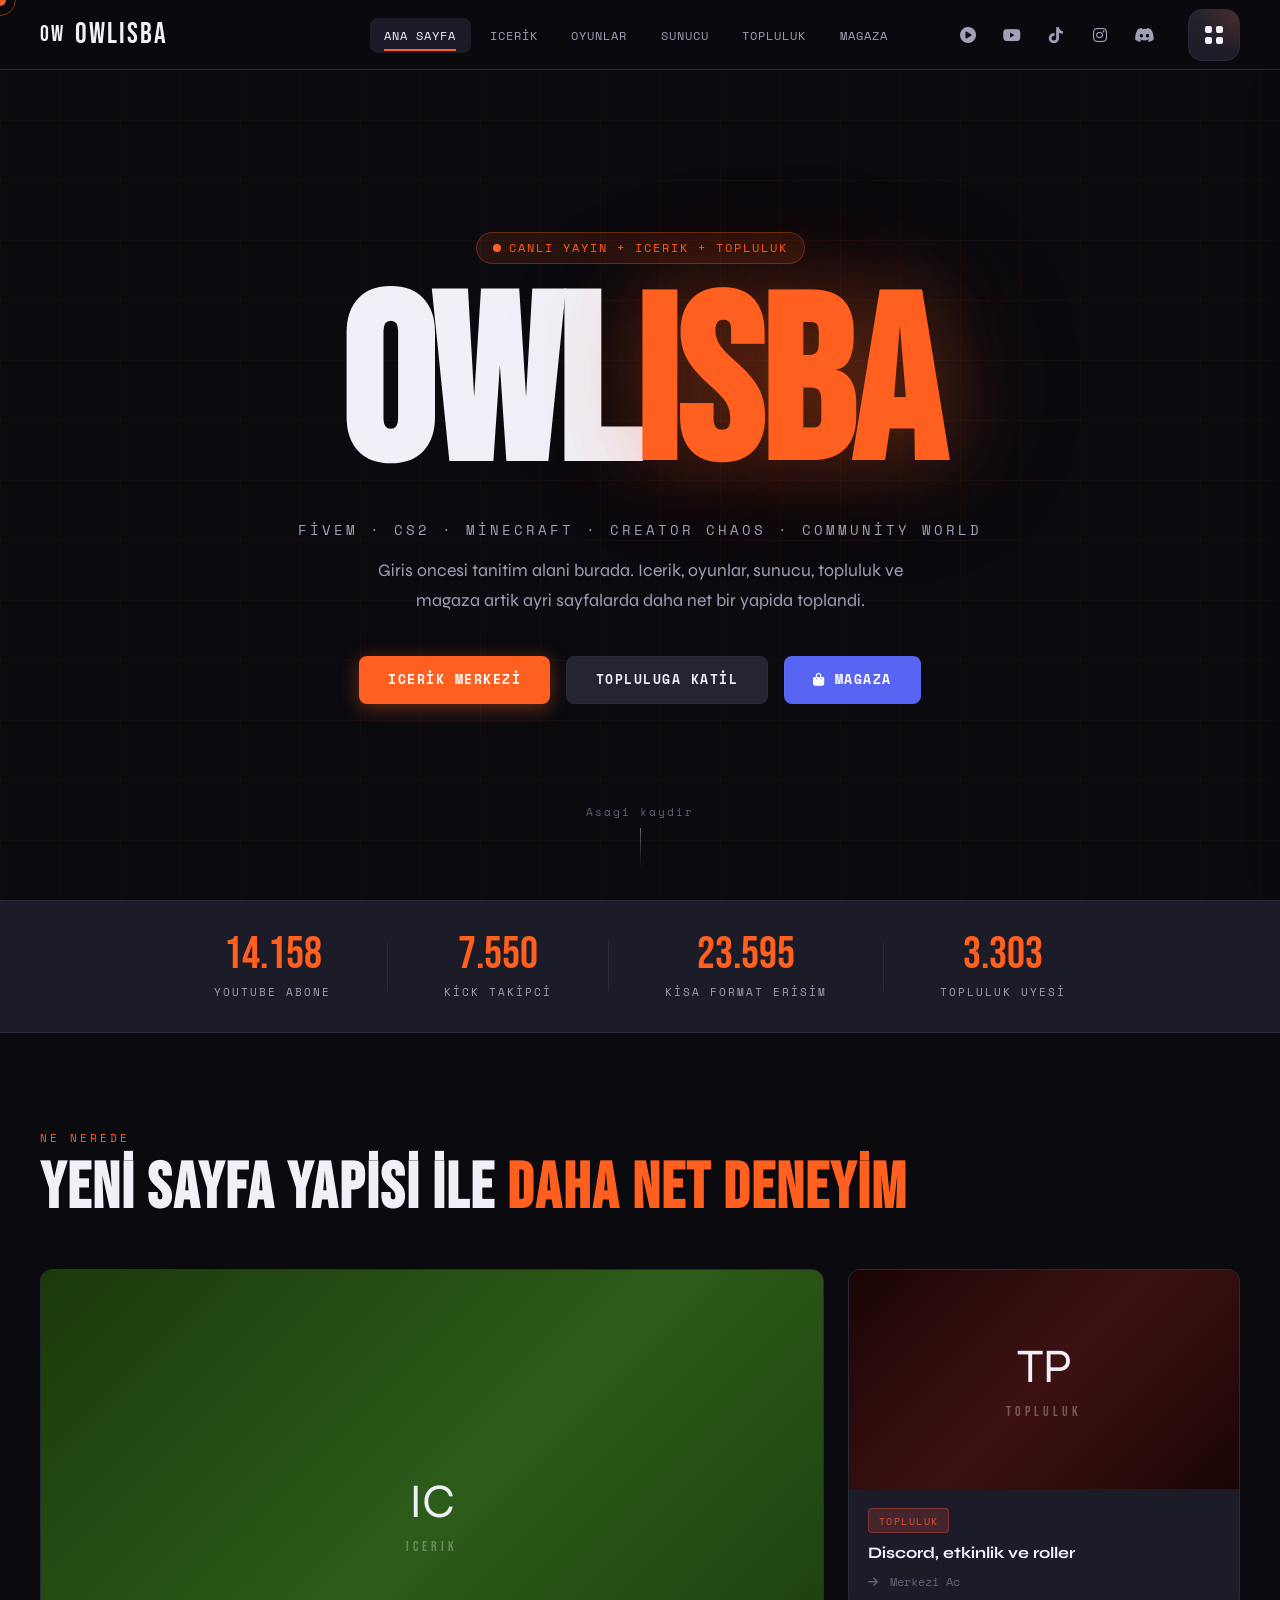
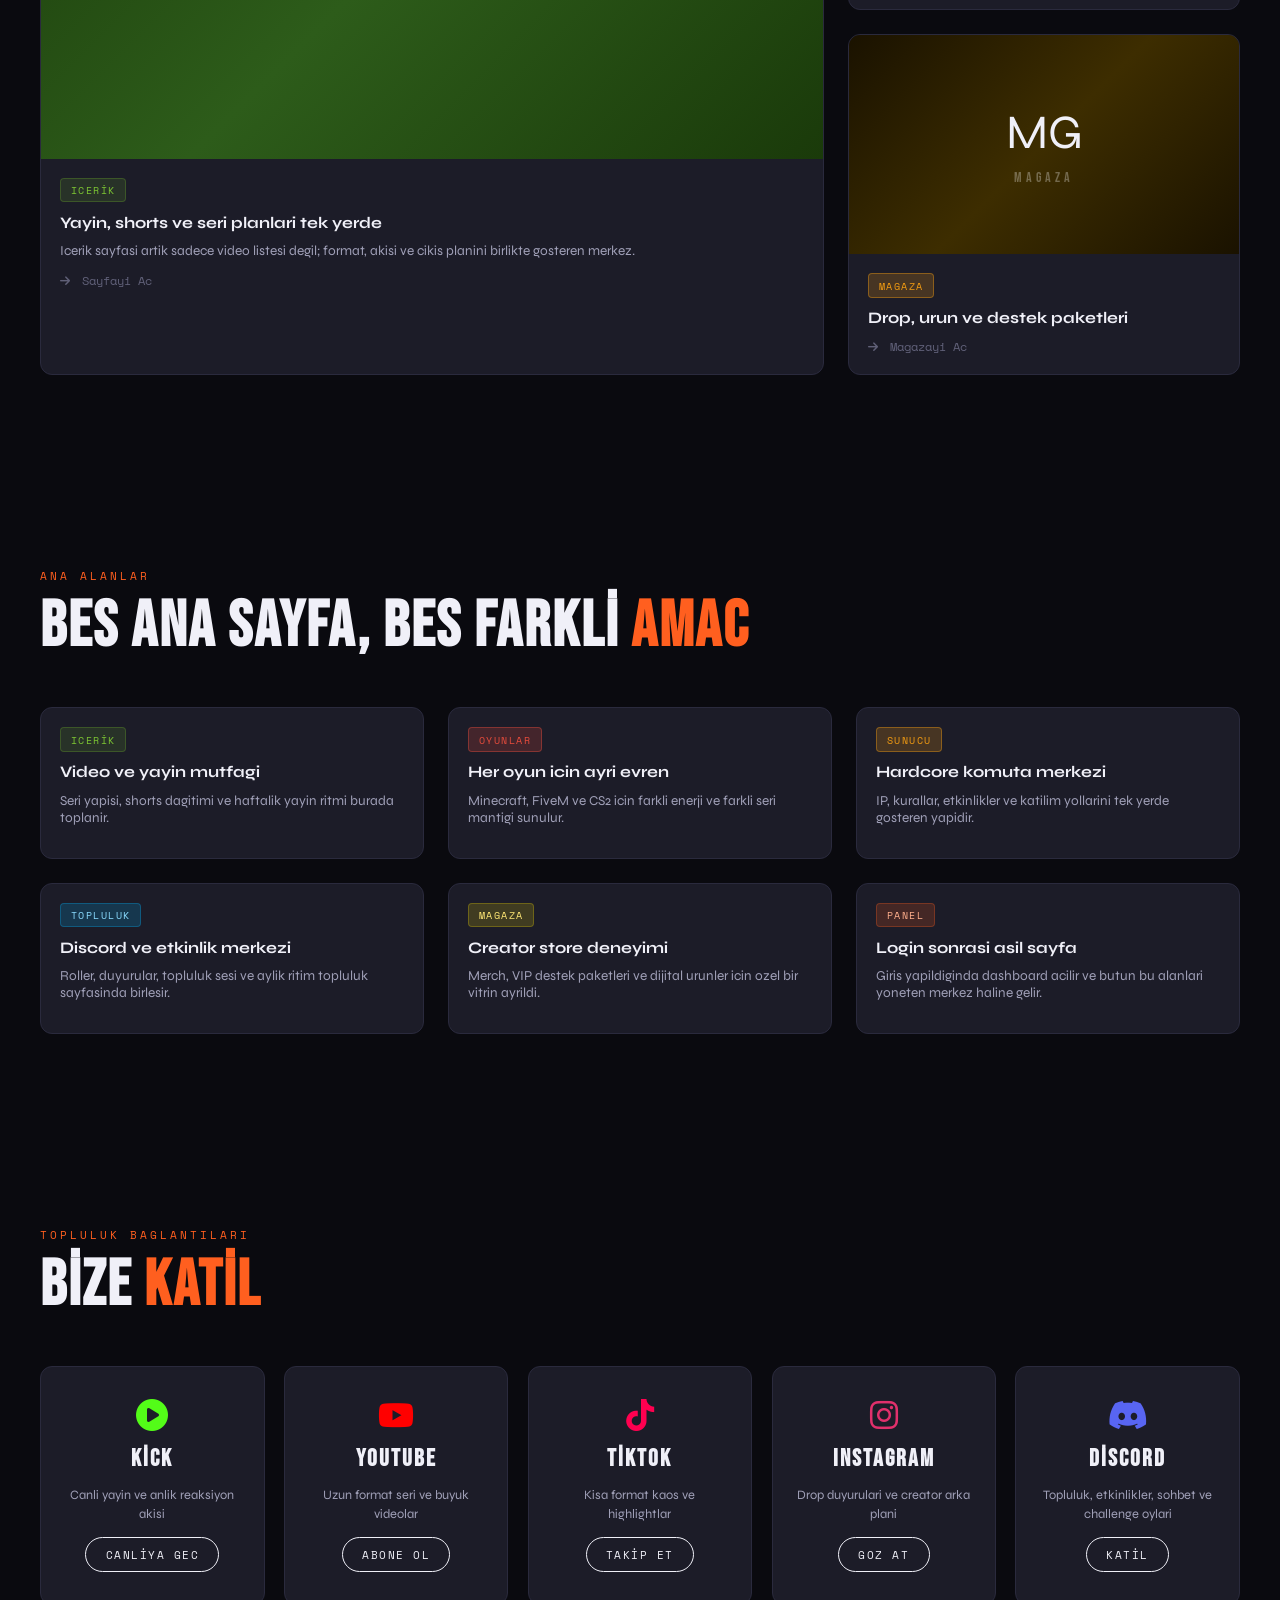
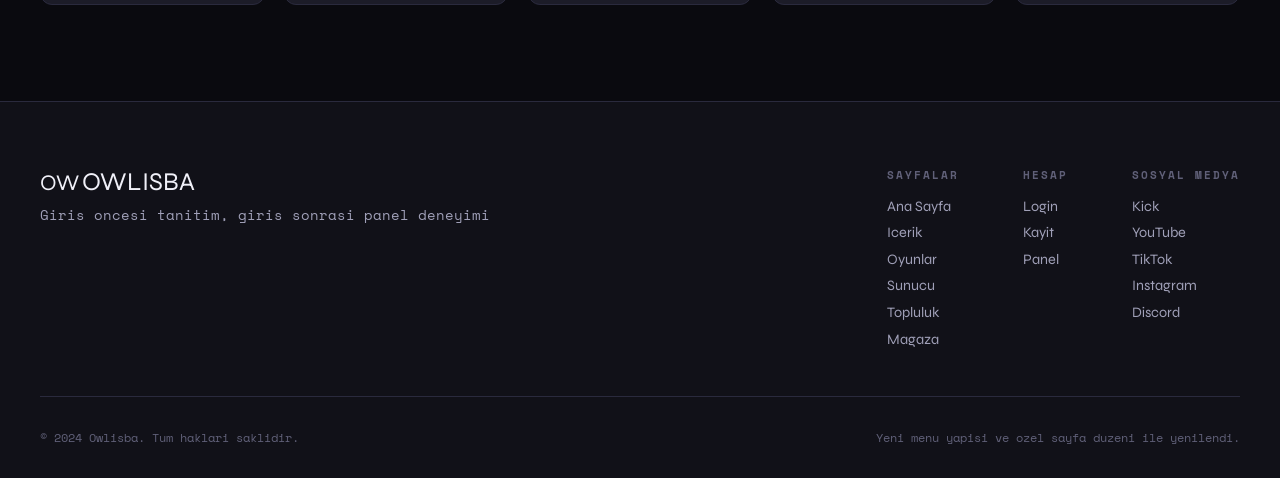
<file: owlisba2/index.html>
<!DOCTYPE html>
<html lang="tr">
<head>
  <meta charset="UTF-8" />
  <meta name="viewport" content="width=device-width, initial-scale=1.0" />
  <title>OWLISBA - Ana Sayfa</title>
  <link rel="stylesheet" href="style.css" />
  <link href="https://fonts.googleapis.com/css2?family=Bebas+Neue&family=Space+Mono:wght@400;700&family=Syne:wght@400;700;800&display=swap" rel="stylesheet" />
  <link rel="stylesheet" href="https://cdnjs.cloudflare.com/ajax/libs/font-awesome/6.5.0/css/all.min.css" />
</head>
<body>

<div class="cursor" id="cursor"></div>
<div class="cursor-trail" id="cursorTrail"></div>

<nav class="navbar" id="navbar">
  <div class="nav-logo">
    <span class="logo-owl">OW</span>
    <span class="logo-text"><a href="index.html">OWLISBA</a></span>
  </div>
  <ul class="nav-links">
    <li><a href="index.html" class="active">Ana Sayfa</a></li>
    <li><a href="videos.html">Icerik</a></li>
    <li><a href="games.html">Oyunlar</a></li>
    <li><a href="server.html">Sunucu</a></li>
    <li><a href="about.html">Topluluk</a></li>
    <li><a href="magaza.html">Magaza</a></li>
  </ul>
  <div class="nav-actions">
    <div class="nav-socials">
      <a href="https://kick.com/owlisba" target="_blank" title="Kick"><i class="fa-solid fa-circle-play"></i></a>
      <a href="https://www.youtube.com/channel/UC18YkoN4p_8Siqgl8_2wBgA" target="_blank" title="YouTube"><i class="fa-brands fa-youtube"></i></a>
      <a href="https://tiktok.com/@owlisba" target="_blank" title="TikTok"><i class="fa-brands fa-tiktok"></i></a>
      <a href="https://instagram.com/owlisba" target="_blank" title="Instagram"><i class="fa-brands fa-instagram"></i></a>
      <a href="https://discord.com/invite/f5wYekYN5y" target="_blank" title="Discord"><i class="fa-brands fa-discord"></i></a>
    </div>
    <button class="sidebar-toggle" id="sidebarToggle" type="button" aria-label="Sag paneli ac" aria-controls="sidePanel" aria-expanded="false">
      <span class="sidebar-toggle-grid" aria-hidden="true">
        <span></span>
        <span></span>
        <span></span>
        <span></span>
      </span>
    </button>
  </div>
</nav>

<div class="mobile-menu" id="mobileMenu">
  <a href="index.html">Ana Sayfa</a>
  <a href="videos.html">Icerik</a>
  <a href="games.html">Oyunlar</a>
  <a href="server.html">Sunucu</a>
  <a href="about.html">Topluluk</a>
  <a href="magaza.html">Magaza</a>
  <div class="mobile-socials">
    <a href="https://kick.com/owlisba" target="_blank"><i class="fa-solid fa-circle-play"></i> Kick</a>
    <a href="https://www.youtube.com/channel/UC18YkoN4p_8Siqgl8_2wBgA" target="_blank"><i class="fa-brands fa-youtube"></i> YouTube</a>
    <a href="https://discord.com/invite/f5wYekYN5y" target="_blank"><i class="fa-brands fa-discord"></i> Discord</a>
  </div>
</div>

<div class="side-panel-backdrop" id="sidePanelBackdrop"></div>
<aside class="side-panel" id="sidePanel" aria-hidden="true">
  <div class="side-panel-inner">
    <div class="stream-focus-card kick-focus-card">
      <div class="stream-focus-head">
        <span class="stream-focus-tag">LIVE</span>
        <span class="stream-focus-chip">KICK</span>
      </div>
      <h3>@owlisba</h3>
      <p>Canli yayinlar, anlik klipler ve creator enerjisi ayni hatta akiyor.</p>
      <a href="https://kick.com/owlisba" target="_blank" class="stream-focus-link">Canliya Git</a>
    </div>

    <div class="stream-focus-card minecraft-focus-card">
      <div class="stream-focus-head">
        <span class="stream-focus-tag">NEW</span>
        <span class="stream-focus-chip">MAGAZA</span>
      </div>
      <h3>Creator drop</h3>
      <p>Topluluga ozel urunler ve destek paketleri icin magaza sayfasi hazir.</p>
      <div class="stream-focus-meta">
        <span>Urun vitrini</span>
        <span>Dijital paketler</span>
      </div>
    </div>

    <nav class="side-panel-nav">
      <a href="index.html"><span>01</span>Ana Sayfa</a>
      <a href="videos.html"><span>02</span>Icerik</a>
      <a href="games.html"><span>03</span>Oyunlar</a>
      <a href="server.html"><span>04</span>Sunucu</a>
      <a href="about.html"><span>05</span>Topluluk</a>
      <a href="magaza.html"><span>06</span>Magaza</a>
    </nav>

    <div class="auth-panel">
      <span class="side-panel-kicker">GIRIS ALANI</span>
      <div class="auth-actions">
        <a href="login.html" class="auth-btn auth-btn-primary">Login</a>
        <a href="register.html" class="auth-btn auth-btn-secondary">Kayit</a>
      </div>
    </div>
  </div>
</aside>

<section class="hero" id="home">
  <div class="hero-bg">
    <div class="grid-overlay"></div>
    <div class="particles" id="particles"></div>
  </div>
  <div class="hero-content">
    <div class="hero-badge">CANLI YAYIN + ICERIK + TOPLULUK</div>
    <h1 class="hero-title">
      <span class="title-owl">OWL</span><span class="title-isba">ISBA</span>
    </h1>
    <p class="hero-sub">FiveM · CS2 · Minecraft · Creator chaos · Community world</p>
    <p class="hero-desc">Giris oncesi tanitim alani burada. Icerik, oyunlar, sunucu, topluluk ve magaza artik ayri sayfalarda daha net bir yapida toplandi.</p>
    <div class="hero-buttons">
      <a href="videos.html" class="btn btn-primary">Icerik Merkezi</a>
      <a href="about.html" class="btn btn-secondary">Topluluga Katil</a>
      <a href="magaza.html" class="btn btn-discord"><i class="fa-solid fa-bag-shopping"></i> Magaza</a>
    </div>
  </div>
  <div class="hero-scroll-hint">
    <span>Asagi kaydir</span>
    <div class="scroll-line"></div>
  </div>
</section>

<section class="stats-bar">
  <div class="stat-item">
    <span class="stat-num" data-target="15000">0</span>
    <span class="stat-label">YouTube Abone</span>
  </div>
  <div class="stat-divider"></div>
  <div class="stat-item">
    <span class="stat-num" data-target="8000">0</span>
    <span class="stat-label">Kick Takipci</span>
  </div>
  <div class="stat-divider"></div>
  <div class="stat-item">
    <span class="stat-num" data-target="25000">0</span>
    <span class="stat-label">Kisa Format Erisim</span>
  </div>
  <div class="stat-divider"></div>
  <div class="stat-item">
    <span class="stat-num" data-target="3500">0</span>
    <span class="stat-label">Topluluk Uyesi</span>
  </div>
</section>

<section class="featured section">
  <div class="section-header">
    <span class="section-tag">NE NEREDE</span>
    <h2>Yeni sayfa yapisi ile <span class="accent">daha net deneyim</span></h2>
  </div>

  <div class="video-grid">
    <div class="video-card featured-card">
      <div class="video-thumb">
        <div class="thumb-placeholder minecraft-thumb">
          <span class="game-icon">IC</span>
          <span class="thumb-label">ICERIK</span>
        </div>
      </div>
      <div class="video-info">
        <span class="video-game-tag minecraft-tag">Icerik</span>
        <h3>Yayin, shorts ve seri planlari tek yerde</h3>
        <p>Icerik sayfasi artik sadece video listesi degil; format, akisi ve cikis planini birlikte gosteren merkez.</p>
        <div class="video-meta">
          <span><i class="fa-solid fa-arrow-right"></i> <a href="videos.html">Sayfayi Ac</a></span>
        </div>
      </div>
    </div>

    <div class="video-card">
      <div class="video-thumb">
        <div class="thumb-placeholder fivem-thumb">
          <span class="game-icon">TP</span>
          <span class="thumb-label">TOPLULUK</span>
        </div>
      </div>
      <div class="video-info">
        <span class="video-game-tag fivem-tag">Topluluk</span>
        <h3>Discord, etkinlik ve roller</h3>
        <div class="video-meta">
          <span><i class="fa-solid fa-arrow-right"></i> <a href="about.html">Merkezi Ac</a></span>
        </div>
      </div>
    </div>

    <div class="video-card">
      <div class="video-thumb">
        <div class="thumb-placeholder cs2-thumb">
          <span class="game-icon">MG</span>
          <span class="thumb-label">MAGAZA</span>
        </div>
      </div>
      <div class="video-info">
        <span class="video-game-tag cs2-tag">Magaza</span>
        <h3>Drop, urun ve destek paketleri</h3>
        <div class="video-meta">
          <span><i class="fa-solid fa-arrow-right"></i> <a href="magaza.html">Magazayi Ac</a></span>
        </div>
      </div>
    </div>
  </div>
</section>

<section class="section">
  <div class="section-header">
    <span class="section-tag">ANA ALANLAR</span>
    <h2>Bes ana sayfa, bes farkli <span class="accent">amac</span></h2>
  </div>

  <div class="full-video-grid">
    <article class="video-card">
      <div class="video-info">
        <span class="video-game-tag minecraft-tag">Icerik</span>
        <h3>Video ve yayin mutfagi</h3>
        <p>Seri yapisi, shorts dagitimi ve haftalik yayin ritmi burada toplanir.</p>
      </div>
    </article>
    <article class="video-card">
      <div class="video-info">
        <span class="video-game-tag fivem-tag">Oyunlar</span>
        <h3>Her oyun icin ayri evren</h3>
        <p>Minecraft, FiveM ve CS2 icin farkli enerji ve farkli seri mantigi sunulur.</p>
      </div>
    </article>
    <article class="video-card">
      <div class="video-info">
        <span class="video-game-tag cs2-tag">Sunucu</span>
        <h3>Hardcore komuta merkezi</h3>
        <p>IP, kurallar, etkinlikler ve katilim yollarini tek yerde gosteren yapidir.</p>
      </div>
    </article>
    <article class="video-card">
      <div class="video-info">
        <span class="video-game-tag" style="background:rgba(0,180,255,0.18);color:#8bdcff;border:1px solid rgba(0,180,255,0.28);">Topluluk</span>
        <h3>Discord ve etkinlik merkezi</h3>
        <p>Roller, duyurular, topluluk sesi ve aylik ritim topluluk sayfasinda birlesir.</p>
      </div>
    </article>
    <article class="video-card">
      <div class="video-info">
        <span class="video-game-tag" style="background:rgba(255,230,0,0.16);color:#ffe775;border:1px solid rgba(255,230,0,0.24);">Magaza</span>
        <h3>Creator store deneyimi</h3>
        <p>Merch, VIP destek paketleri ve dijital urunler icin ozel bir vitrin ayrildi.</p>
      </div>
    </article>
    <article class="video-card">
      <div class="video-info">
        <span class="video-game-tag" style="background:rgba(255,95,31,0.18);color:#ffb08d;border:1px solid rgba(255,95,31,0.28);">Panel</span>
        <h3>Login sonrasi asil sayfa</h3>
        <p>Giris yapildiginda dashboard acilir ve butun bu alanlari yoneten merkez haline gelir.</p>
      </div>
    </article>
  </div>
</section>

<section class="section">
  <div class="section-header">
    <span class="section-tag">TOPLULUK BAGLANTILARI</span>
    <h2>Bize <span class="accent">katil</span></h2>
  </div>
  <div class="socials-grid">
    <a href="https://kick.com/owlisba" target="_blank" class="social-card kick-card">
      <i class="fa-solid fa-circle-play"></i>
      <h3>Kick</h3>
      <p>Canli yayin ve anlik reaksiyon akisi</p>
      <span class="follow-btn">Canliya Gec</span>
    </a>
    <a href="https://www.youtube.com/channel/UC18YkoN4p_8Siqgl8_2wBgA" target="_blank" class="social-card youtube-card">
      <i class="fa-brands fa-youtube"></i>
      <h3>YouTube</h3>
      <p>Uzun format seri ve buyuk videolar</p>
      <span class="follow-btn">Abone Ol</span>
    </a>
    <a href="https://tiktok.com/@owlisba" target="_blank" class="social-card tiktok-card">
      <i class="fa-brands fa-tiktok"></i>
      <h3>TikTok</h3>
      <p>Kisa format kaos ve highlightlar</p>
      <span class="follow-btn">Takip Et</span>
    </a>
    <a href="https://instagram.com/owlisba" target="_blank" class="social-card instagram-card">
      <i class="fa-brands fa-instagram"></i>
      <h3>Instagram</h3>
      <p>Drop duyurulari ve creator arka plani</p>
      <span class="follow-btn">Goz At</span>
    </a>
    <a href="https://discord.com/invite/f5wYekYN5y" target="_blank" class="social-card discord-card">
      <i class="fa-brands fa-discord"></i>
      <h3>Discord</h3>
      <p>Topluluk, etkinlikler, sohbet ve challenge oylari</p>
      <span class="follow-btn">Katil</span>
    </a>
  </div>
</section>

<footer class="footer">
  <div class="footer-top">
    <div class="footer-brand">
      <span class="logo-owl">OW</span>
      <span class="logo-text">OWLISBA</span>
      <p>Giris oncesi tanitim, giris sonrasi panel deneyimi</p>
    </div>
    <div class="footer-links">
      <div class="footer-col">
        <h4>Sayfalar</h4>
        <a href="index.html">Ana Sayfa</a>
        <a href="videos.html">Icerik</a>
        <a href="games.html">Oyunlar</a>
        <a href="server.html">Sunucu</a>
        <a href="about.html">Topluluk</a>
        <a href="magaza.html">Magaza</a>
      </div>
      <div class="footer-col">
        <h4>Hesap</h4>
        <a href="login.html">Login</a>
        <a href="register.html">Kayit</a>
        <a href="dashboard.html">Panel</a>
      </div>
      <div class="footer-col">
        <h4>Sosyal Medya</h4>
        <a href="https://kick.com/owlisba" target="_blank">Kick</a>
        <a href="https://www.youtube.com/channel/UC18YkoN4p_8Siqgl8_2wBgA" target="_blank">YouTube</a>
        <a href="https://tiktok.com/@owlisba" target="_blank">TikTok</a>
        <a href="https://instagram.com/owlisba" target="_blank">Instagram</a>
        <a href="https://discord.com/invite/f5wYekYN5y" target="_blank">Discord</a>
      </div>
    </div>
  </div>
  <div class="footer-bottom">
    <p>© 2024 Owlisba. Tum haklari saklidir.</p>
    <p>Yeni menu yapisi ve ozel sayfa duzeni ile yenilendi.</p>
  </div>
</footer>

<script src="main.js"></script>
</body>
</html>
</file>
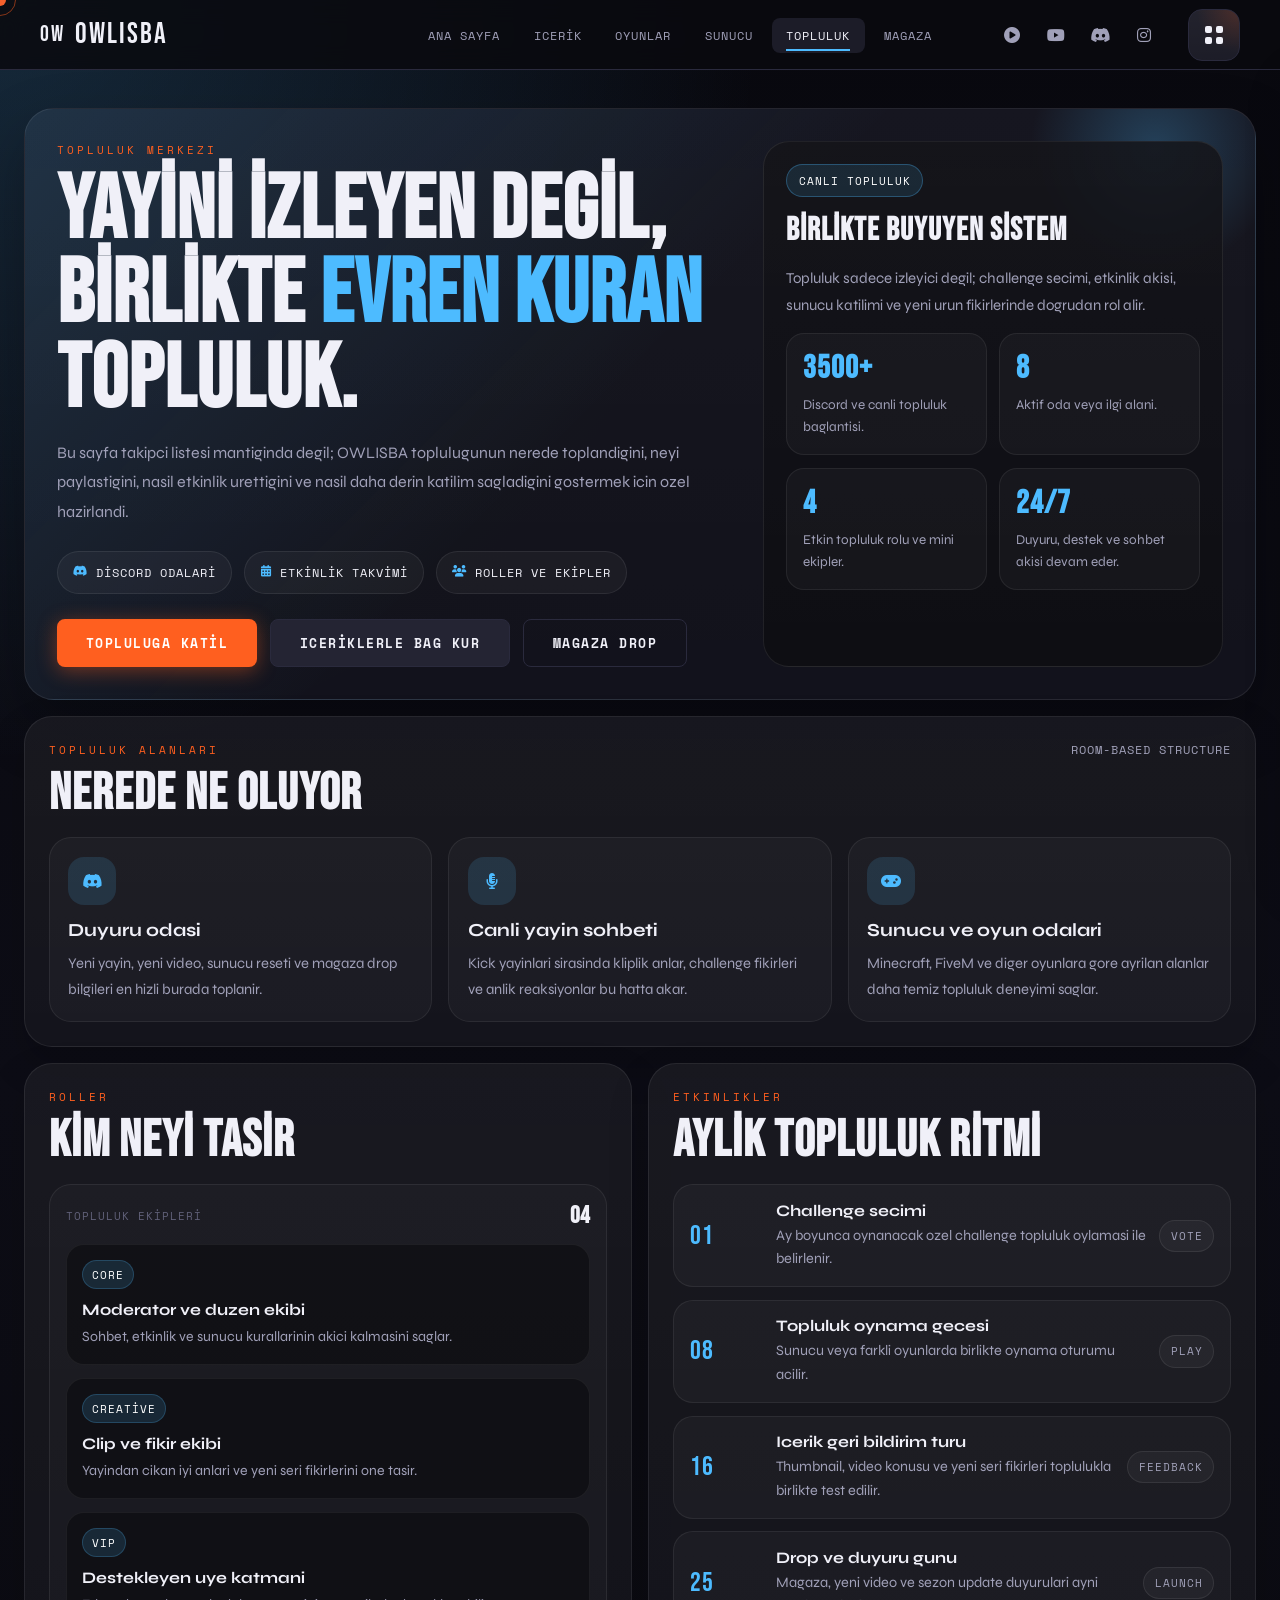
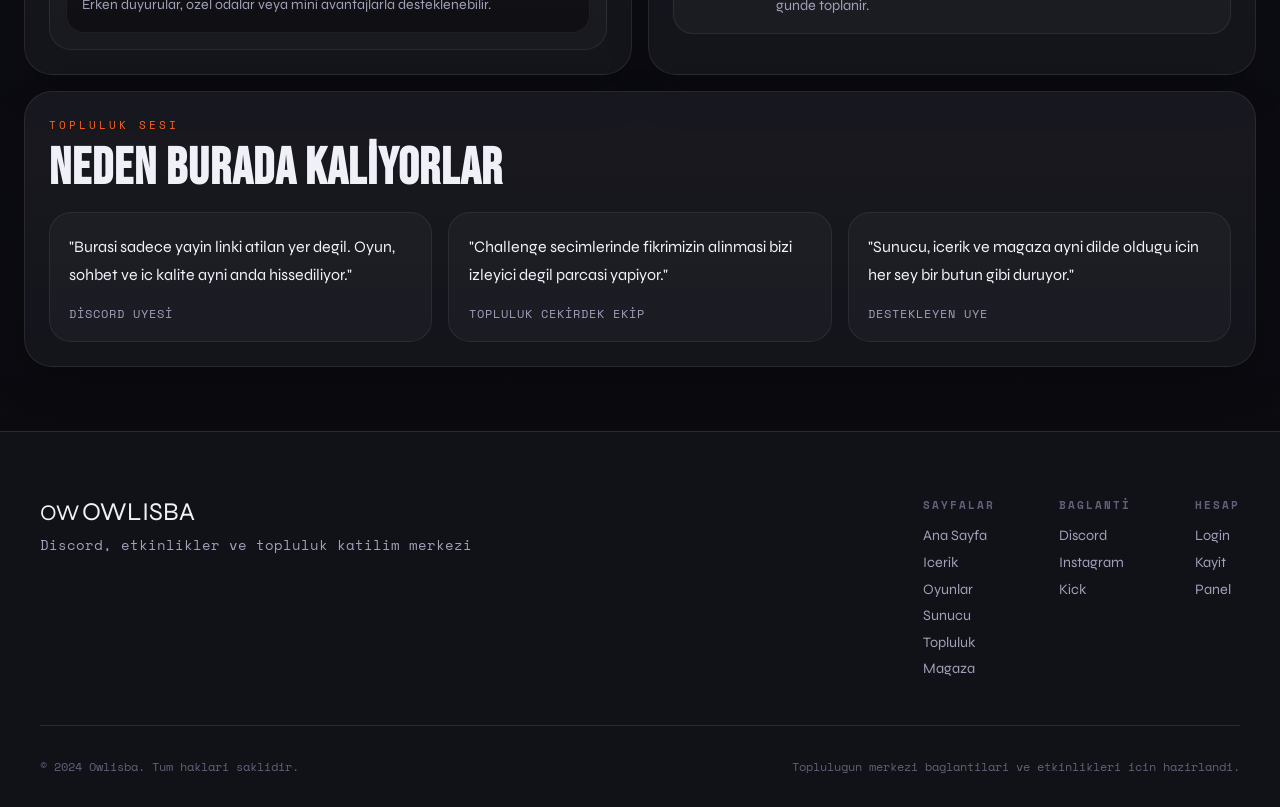
<file: owlisba2/about.html>
<!DOCTYPE html>
<html lang="tr">
<head>
  <meta charset="UTF-8" />
  <meta name="viewport" content="width=device-width, initial-scale=1.0" />
  <title>Topluluk - OWLISBA</title>
  <link rel="stylesheet" href="style.css" />
  <link href="https://fonts.googleapis.com/css2?family=Bebas+Neue&family=Space+Mono:wght@400;700&family=Syne:wght@400;700;800&display=swap" rel="stylesheet" />
  <link rel="stylesheet" href="https://cdnjs.cloudflare.com/ajax/libs/font-awesome/6.5.0/css/all.min.css" />
</head>
<body class="special-page page-community-hub">

<div class="cursor" id="cursor"></div>
<div class="cursor-trail" id="cursorTrail"></div>

<nav class="navbar" id="navbar">
  <div class="nav-logo">
    <span class="logo-owl">OW</span>
    <span class="logo-text"><a href="index.html">OWLISBA</a></span>
  </div>
  <ul class="nav-links">
    <li><a href="index.html">Ana Sayfa</a></li>
    <li><a href="videos.html">Icerik</a></li>
    <li><a href="games.html">Oyunlar</a></li>
    <li><a href="server.html">Sunucu</a></li>
    <li><a href="about.html" class="active">Topluluk</a></li>
    <li><a href="magaza.html">Magaza</a></li>
  </ul>
  <div class="nav-actions">
    <div class="nav-socials">
      <a href="https://kick.com/owlisba" target="_blank" title="Kick"><i class="fa-solid fa-circle-play"></i></a>
      <a href="https://www.youtube.com/channel/UC18YkoN4p_8Siqgl8_2wBgA" target="_blank" title="YouTube"><i class="fa-brands fa-youtube"></i></a>
      <a href="https://discord.com/invite/f5wYekYN5y" target="_blank" title="Discord"><i class="fa-brands fa-discord"></i></a>
      <a href="https://instagram.com/owlisba" target="_blank" title="Instagram"><i class="fa-brands fa-instagram"></i></a>
    </div>
    <button class="sidebar-toggle" id="sidebarToggle" type="button" aria-label="Sag paneli ac" aria-controls="sidePanel" aria-expanded="false">
      <span class="sidebar-toggle-grid" aria-hidden="true">
        <span></span>
        <span></span>
        <span></span>
        <span></span>
      </span>
    </button>
  </div>
</nav>

<div class="mobile-menu" id="mobileMenu">
  <a href="index.html">Ana Sayfa</a>
  <a href="videos.html">Icerik</a>
  <a href="games.html">Oyunlar</a>
  <a href="server.html">Sunucu</a>
  <a href="about.html">Topluluk</a>
  <a href="magaza.html">Magaza</a>
</div>

<div class="side-panel-backdrop" id="sidePanelBackdrop"></div>
<aside class="side-panel" id="sidePanel" aria-hidden="true">
  <div class="side-panel-inner">
    <div class="stream-focus-card kick-focus-card">
      <div class="stream-focus-head">
        <span class="stream-focus-tag">DISCORD</span>
        <span class="stream-focus-chip">ONLINE</span>
      </div>
      <h3>Topluluk merkezi</h3>
      <p>Duyurular, challenge oylari, destek ve etkinlikler ayni topluluk akisinda bulusuyor.</p>
      <a href="https://discord.com/invite/f5wYekYN5y" target="_blank" class="stream-focus-link">Discord'a Git</a>
    </div>

    <div class="stream-focus-card minecraft-focus-card">
      <div class="stream-focus-head">
        <span class="stream-focus-tag">SHOP</span>
        <span class="stream-focus-chip">DROP</span>
      </div>
      <h3>Topluluk urunleri</h3>
      <p>Magaza sayfasinda creator urunleri, destek paketleri ve sezonluk drop alanlari yer aliyor.</p>
      <div class="stream-focus-meta">
        <span>Ozel roller</span>
        <span>Destek paketleri</span>
      </div>
    </div>

    <nav class="side-panel-nav">
      <a href="index.html"><span>01</span>Ana Sayfa</a>
      <a href="videos.html"><span>02</span>Icerik</a>
      <a href="games.html"><span>03</span>Oyunlar</a>
      <a href="server.html"><span>04</span>Sunucu</a>
      <a href="about.html"><span>05</span>Topluluk</a>
      <a href="magaza.html"><span>06</span>Magaza</a>
    </nav>

    <div class="auth-panel">
      <span class="side-panel-kicker">GIRIS ALANI</span>
      <div class="auth-actions">
        <a href="login.html" class="auth-btn auth-btn-primary">Login</a>
        <a href="register.html" class="auth-btn auth-btn-secondary">Kayit</a>
      </div>
    </div>
  </div>
</aside>

<main class="special-shell">
  <section class="special-hero reveal">
    <div class="special-hero-copy">
      <span class="section-tag">TOPLULUK MERKEZI</span>
      <h1>Yayini izleyen degil, birlikte <span class="accent-page">evren kuran</span> topluluk.</h1>
      <p>
        Bu sayfa takipci listesi mantiginda degil; OWLISBA toplulugunun nerede toplandigini, neyi paylastigini, nasil
        etkinlik urettigini ve nasil daha derin katilim sagladigini gostermek icin ozel hazirlandi.
      </p>
      <div class="special-chip-row">
        <span class="special-chip"><i class="fa-brands fa-discord"></i> Discord odalari</span>
        <span class="special-chip"><i class="fa-solid fa-calendar-days"></i> Etkinlik takvimi</span>
        <span class="special-chip"><i class="fa-solid fa-users"></i> Roller ve ekipler</span>
      </div>
      <div class="special-actions">
        <a href="https://discord.com/invite/f5wYekYN5y" target="_blank" class="btn btn-primary">Topluluga Katil</a>
        <a href="videos.html" class="btn btn-secondary">Iceriklerle Bag Kur</a>
        <a href="magaza.html" class="btn btn-outline">Magaza Drop</a>
      </div>
    </div>

    <aside class="special-panel reveal">
      <span class="special-kicker">CANLI TOPLULUK</span>
      <h3>Birlikte buyuyen sistem</h3>
      <p>Topluluk sadece izleyici degil; challenge secimi, etkinlik akisi, sunucu katilimi ve yeni urun fikirlerinde dogrudan rol alir.</p>
      <div class="special-metric-grid">
        <div class="special-metric">
          <strong>3500+</strong>
          <span>Discord ve canli topluluk baglantisi.</span>
        </div>
        <div class="special-metric">
          <strong>8</strong>
          <span>Aktif oda veya ilgi alani.</span>
        </div>
        <div class="special-metric">
          <strong>4</strong>
          <span>Etkin topluluk rolu ve mini ekipler.</span>
        </div>
        <div class="special-metric">
          <strong>24/7</strong>
          <span>Duyuru, destek ve sohbet akisi devam eder.</span>
        </div>
      </div>
    </aside>
  </section>

  <section class="special-section reveal">
    <div class="special-section-head">
      <div>
        <span class="section-tag">TOPLULUK ALANLARI</span>
        <h2>Nerede ne oluyor</h2>
      </div>
      <span class="special-note">Room-based structure</span>
    </div>

    <div class="special-grid-three">
      <article class="special-card">
        <div class="special-card-icon"><i class="fa-brands fa-discord"></i></div>
        <h3>Duyuru odasi</h3>
        <p>Yeni yayin, yeni video, sunucu reseti ve magaza drop bilgileri en hizli burada toplanir.</p>
      </article>
      <article class="special-card">
        <div class="special-card-icon"><i class="fa-solid fa-microphone-lines"></i></div>
        <h3>Canli yayin sohbeti</h3>
        <p>Kick yayinlari sirasinda kliplik anlar, challenge fikirleri ve anlik reaksiyonlar bu hatta akar.</p>
      </article>
      <article class="special-card">
        <div class="special-card-icon"><i class="fa-solid fa-gamepad"></i></div>
        <h3>Sunucu ve oyun odalari</h3>
        <p>Minecraft, FiveM ve diger oyunlara gore ayrilan alanlar daha temiz topluluk deneyimi saglar.</p>
      </article>
    </div>
  </section>

  <section class="special-grid-two">
    <div class="special-section reveal">
      <div class="special-section-head">
        <div>
          <span class="section-tag">ROLLER</span>
          <h2>Kim neyi tasir</h2>
        </div>
      </div>

      <div class="lane-grid" style="grid-template-columns:1fr;">
        <div class="lane-column">
          <div class="lane-head">
            <span>Topluluk ekipleri</span>
            <strong>04</strong>
          </div>
          <div class="lane-card">
            <span class="lane-tag">Core</span>
            <h3>Moderator ve duzen ekibi</h3>
            <p>Sohbet, etkinlik ve sunucu kurallarinin akici kalmasini saglar.</p>
          </div>
          <div class="lane-card">
            <span class="lane-tag">Creative</span>
            <h3>Clip ve fikir ekibi</h3>
            <p>Yayindan cikan iyi anlari ve yeni seri fikirlerini one tasir.</p>
          </div>
          <div class="lane-card">
            <span class="lane-tag">VIP</span>
            <h3>Destekleyen uye katmani</h3>
            <p>Erken duyurular, ozel odalar veya mini avantajlarla desteklenebilir.</p>
          </div>
        </div>
      </div>
    </div>

    <div class="special-section reveal">
      <div class="special-section-head">
        <div>
          <span class="section-tag">ETKINLIKLER</span>
          <h2>Aylik topluluk ritmi</h2>
        </div>
      </div>

      <div class="agenda-list">
        <div class="agenda-item">
          <div class="agenda-time">01</div>
          <div class="agenda-main">
            <strong>Challenge secimi</strong>
            <p>Ay boyunca oynanacak ozel challenge topluluk oylamasi ile belirlenir.</p>
          </div>
          <span class="agenda-chip">Vote</span>
        </div>
        <div class="agenda-item">
          <div class="agenda-time">08</div>
          <div class="agenda-main">
            <strong>Topluluk oynama gecesi</strong>
            <p>Sunucu veya farkli oyunlarda birlikte oynama oturumu acilir.</p>
          </div>
          <span class="agenda-chip">Play</span>
        </div>
        <div class="agenda-item">
          <div class="agenda-time">16</div>
          <div class="agenda-main">
            <strong>Icerik geri bildirim turu</strong>
            <p>Thumbnail, video konusu ve yeni seri fikirleri toplulukla birlikte test edilir.</p>
          </div>
          <span class="agenda-chip">Feedback</span>
        </div>
        <div class="agenda-item">
          <div class="agenda-time">25</div>
          <div class="agenda-main">
            <strong>Drop ve duyuru gunu</strong>
            <p>Magaza, yeni video ve sezon update duyurulari ayni gunde toplanir.</p>
          </div>
          <span class="agenda-chip">Launch</span>
        </div>
      </div>
    </div>
  </section>

  <section class="special-section reveal">
    <div class="special-section-head">
      <div>
        <span class="section-tag">TOPLULUK SESI</span>
        <h2>Neden burada kaliyorlar</h2>
      </div>
    </div>

    <div class="special-grid-three">
      <div class="special-quote">
        <p>"Burasi sadece yayin linki atilan yer degil. Oyun, sohbet ve ic kalite ayni anda hissediliyor."</p>
        <span>Discord uyesi</span>
      </div>
      <div class="special-quote">
        <p>"Challenge secimlerinde fikrimizin alinmasi bizi izleyici degil parcasi yapiyor."</p>
        <span>Topluluk cekirdek ekip</span>
      </div>
      <div class="special-quote">
        <p>"Sunucu, icerik ve magaza ayni dilde oldugu icin her sey bir butun gibi duruyor."</p>
        <span>Destekleyen uye</span>
      </div>
    </div>
  </section>
</main>

<footer class="footer">
  <div class="footer-top">
    <div class="footer-brand">
      <span class="logo-owl">OW</span>
      <span class="logo-text">OWLISBA</span>
      <p>Discord, etkinlikler ve topluluk katilim merkezi</p>
    </div>
    <div class="footer-links">
      <div class="footer-col">
        <h4>Sayfalar</h4>
        <a href="index.html">Ana Sayfa</a>
        <a href="videos.html">Icerik</a>
        <a href="games.html">Oyunlar</a>
        <a href="server.html">Sunucu</a>
        <a href="about.html">Topluluk</a>
        <a href="magaza.html">Magaza</a>
      </div>
      <div class="footer-col">
        <h4>Baglanti</h4>
        <a href="https://discord.com/invite/f5wYekYN5y" target="_blank">Discord</a>
        <a href="https://instagram.com/owlisba" target="_blank">Instagram</a>
        <a href="https://kick.com/owlisba" target="_blank">Kick</a>
      </div>
      <div class="footer-col">
        <h4>Hesap</h4>
        <a href="login.html">Login</a>
        <a href="register.html">Kayit</a>
        <a href="dashboard.html">Panel</a>
      </div>
    </div>
  </div>
  <div class="footer-bottom">
    <p>© 2024 Owlisba. Tum haklari saklidir.</p>
    <p>Toplulugun merkezi baglantilari ve etkinlikleri icin hazirlandi.</p>
  </div>
</footer>

<script src="main.js"></script>
</body>
</html>
</file>
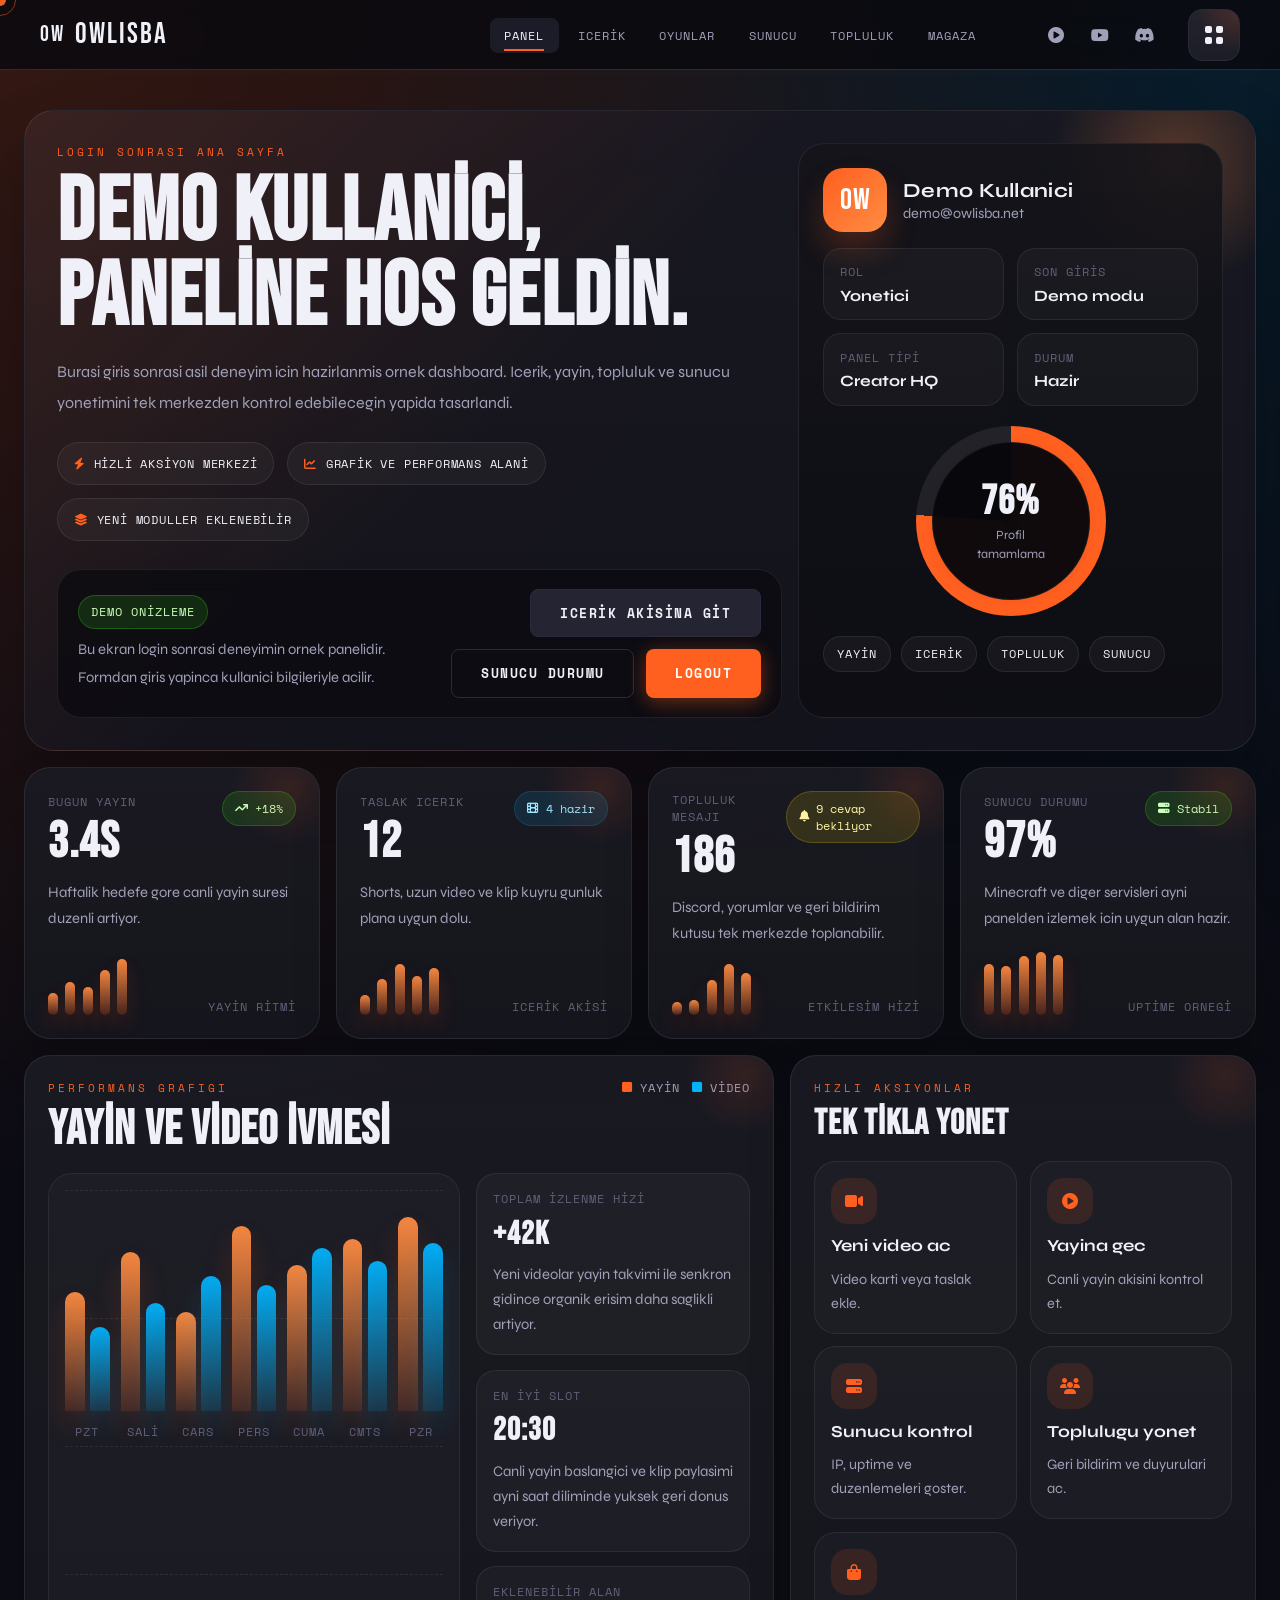
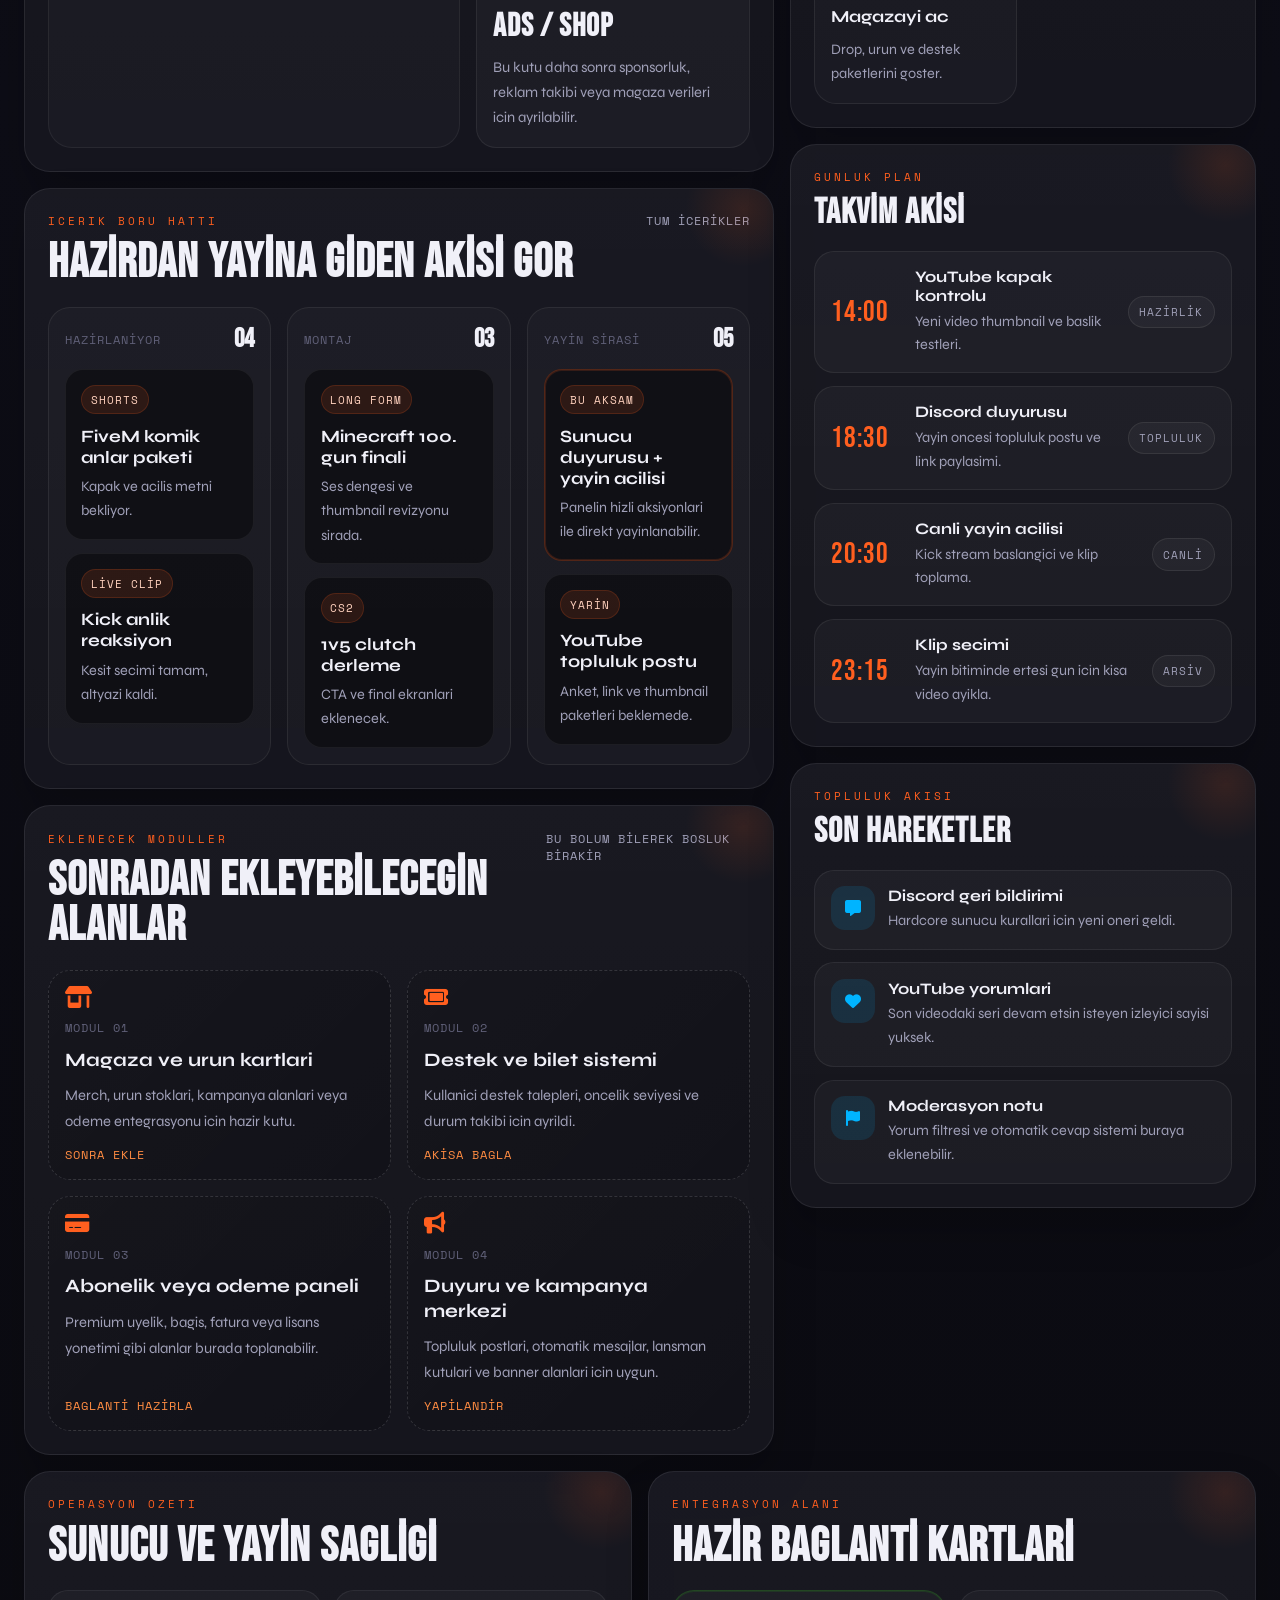
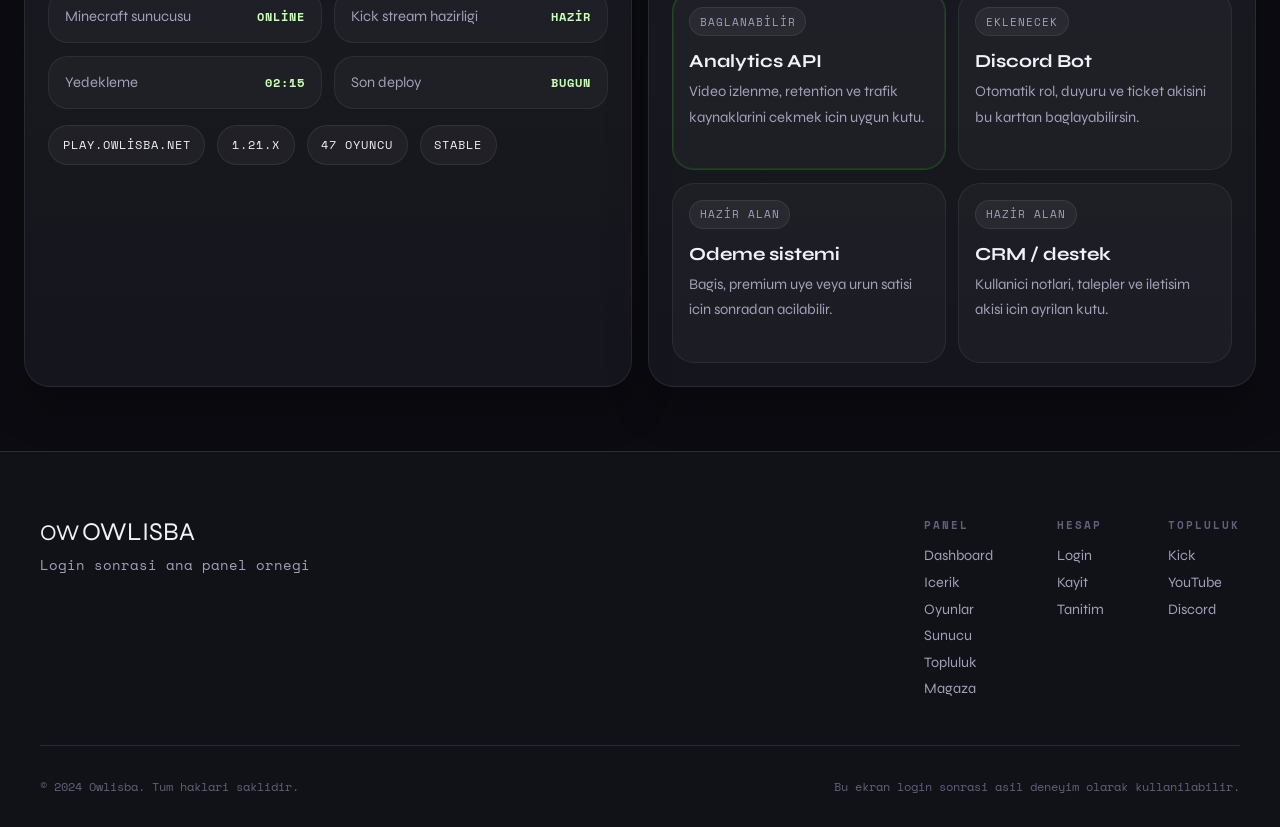
<file: owlisba2/dashboard.html>
<!DOCTYPE html>
<html lang="tr">
<head>
  <meta charset="UTF-8" />
  <meta name="viewport" content="width=device-width, initial-scale=1.0" />
  <title>Panel - OWLISBA</title>
  <link rel="stylesheet" href="style.css" />
  <link href="https://fonts.googleapis.com/css2?family=Bebas+Neue&family=Space+Mono:wght@400;700&family=Syne:wght@400;700;800&display=swap" rel="stylesheet" />
  <link rel="stylesheet" href="https://cdnjs.cloudflare.com/ajax/libs/font-awesome/6.5.0/css/all.min.css" />
</head>
<body class="dashboard-page">

<div class="cursor" id="cursor"></div>
<div class="cursor-trail" id="cursorTrail"></div>

<nav class="navbar" id="navbar">
  <div class="nav-logo">
    <span class="logo-owl">OW</span>
    <span class="logo-text"><a href="dashboard.html">OWLISBA</a></span>
  </div>
  <ul class="nav-links">
    <li><a href="dashboard.html">Panel</a></li>
    <li><a href="videos.html">Icerik</a></li>
    <li><a href="games.html">Oyunlar</a></li>
    <li><a href="server.html">Sunucu</a></li>
    <li><a href="about.html">Topluluk</a></li>
    <li><a href="magaza.html">Magaza</a></li>
  </ul>
  <div class="nav-actions">
    <div class="nav-socials">
      <a href="https://kick.com/owlisba" target="_blank" title="Kick"><i class="fa-solid fa-circle-play"></i></a>
      <a href="https://www.youtube.com/channel/UC18YkoN4p_8Siqgl8_2wBgA" target="_blank" title="YouTube"><i class="fa-brands fa-youtube"></i></a>
      <a href="https://discord.com/invite/f5wYekYN5y" target="_blank" title="Discord"><i class="fa-brands fa-discord"></i></a>
    </div>
    <button class="sidebar-toggle" id="sidebarToggle" type="button" aria-label="Sag paneli ac" aria-controls="sidePanel" aria-expanded="false">
      <span class="sidebar-toggle-grid" aria-hidden="true">
        <span></span>
        <span></span>
        <span></span>
        <span></span>
      </span>
    </button>
  </div>
</nav>

<div class="side-panel-backdrop" id="sidePanelBackdrop"></div>
<aside class="side-panel" id="sidePanel" aria-hidden="true">
  <div class="side-panel-inner">
    <div class="stream-focus-card kick-focus-card">
      <div class="stream-focus-head">
        <span class="stream-focus-tag">OTURUM</span>
        <span class="stream-focus-chip" data-session-state>DEMO</span>
      </div>
      <h3 data-user-name>Demo Kullanici</h3>
      <p data-user-email>demo@owlisba.net</p>
      <a href="login.html" class="stream-focus-link">Hesabi Degistir</a>
    </div>

    <div class="stream-focus-card minecraft-focus-card">
      <div class="stream-focus-head">
        <span class="stream-focus-tag">AKTIF ODAK</span>
        <span class="stream-focus-chip">BUGUN</span>
      </div>
      <h3>Yayin + Icerik Merkezi</h3>
      <p>Canli yayin, video planlama, sunucu durumu ve topluluk modullerini tek panelde topla.</p>
      <div class="stream-focus-meta">
        <span>5 ana alan</span>
        <span>Genisleyebilir</span>
      </div>
    </div>

    <nav class="side-panel-nav">
      <a href="dashboard.html"><span>01</span>Panel</a>
      <a href="videos.html"><span>02</span>Icerik</a>
      <a href="games.html"><span>03</span>Oyunlar</a>
      <a href="server.html"><span>04</span>Sunucu</a>
      <a href="about.html"><span>05</span>Topluluk</a>
      <a href="magaza.html"><span>06</span>Magaza</a>
    </nav>

    <div class="auth-panel">
      <span class="side-panel-kicker">OTURUM AKSIYONLARI</span>
      <div class="auth-actions">
        <a href="login.html" class="auth-btn auth-btn-secondary">Login</a>
        <button type="button" class="auth-btn auth-btn-primary" data-logout-button>Logout</button>
      </div>
    </div>
  </div>
</aside>

<main class="dashboard-main" data-dashboard-root>
  <section class="dashboard-hero reveal">
    <div class="dashboard-hero-copy">
      <span class="section-tag">LOGIN SONRASI ANA SAYFA</span>
      <h1><span data-user-name>Demo Kullanici</span>, paneline hos geldin.</h1>
      <p>
        Burasi giris sonrasi asil deneyim icin hazirlanmis ornek dashboard. Icerik, yayin, topluluk ve sunucu yonetimini
        tek merkezden kontrol edebilecegin yapida tasarlandi.
      </p>

      <div class="dashboard-chip-row">
        <span class="dashboard-chip"><i class="fa-solid fa-bolt"></i> Hizli aksiyon merkezi</span>
        <span class="dashboard-chip"><i class="fa-solid fa-chart-line"></i> Grafik ve performans alani</span>
        <span class="dashboard-chip"><i class="fa-solid fa-layer-group"></i> Yeni moduller eklenebilir</span>
      </div>

      <div class="dashboard-banner">
        <div>
          <span class="dashboard-banner-status" data-session-state>Demo onizleme</span>
          <p data-session-message>Login sonrasinda kullanicinin gorecegi ana panel burada acilir.</p>
        </div>
        <div class="dashboard-banner-actions">
          <a href="videos.html" class="btn btn-secondary">Icerik Akisina Git</a>
          <a href="server.html" class="btn btn-outline">Sunucu Durumu</a>
          <button type="button" class="btn btn-primary" data-logout-button>Logout</button>
        </div>
      </div>
    </div>

    <div class="dashboard-identity-card reveal">
      <div class="dashboard-identity-top">
        <div class="dashboard-avatar">OW</div>
        <div class="dashboard-identity-meta">
          <strong data-user-name>Demo Kullanici</strong>
          <span data-user-email>demo@owlisba.net</span>
        </div>
      </div>

      <div class="dashboard-identity-grid">
        <div>
          <span>Rol</span>
          <strong>Yonetici</strong>
        </div>
        <div>
          <span>Son giris</span>
          <strong data-login-time>Az once</strong>
        </div>
        <div>
          <span>Panel tipi</span>
          <strong>Creator HQ</strong>
        </div>
        <div>
          <span>Durum</span>
          <strong>Hazir</strong>
        </div>
      </div>

      <div class="completion-ring" style="--progress: 76%;">
        <div class="completion-ring-inner">
          <strong>76%</strong>
          <span>Profil tamamlama</span>
        </div>
      </div>

      <div class="dashboard-tag-row">
        <span>Yayin</span>
        <span>Icerik</span>
        <span>Topluluk</span>
        <span>Sunucu</span>
      </div>
    </div>
  </section>

  <section class="overview-grid">
    <article class="dashboard-card metric-card reveal">
      <div class="metric-card-head">
        <div>
          <span class="metric-label">BUGUN YAYIN</span>
          <strong class="metric-value">3.4s</strong>
        </div>
        <span class="metric-delta up"><i class="fa-solid fa-arrow-trend-up"></i> +18%</span>
      </div>
      <p class="metric-note">Haftalik hedefe gore canli yayin suresi duzenli artiyor.</p>
      <div class="metric-footer">
        <div class="metric-mini-bars">
          <span style="--level: 32;"></span>
          <span style="--level: 48;"></span>
          <span style="--level: 40;"></span>
          <span style="--level: 65;"></span>
          <span style="--level: 82;"></span>
        </div>
        <span class="metric-foot-label">Yayin ritmi</span>
      </div>
    </article>

    <article class="dashboard-card metric-card reveal">
      <div class="metric-card-head">
        <div>
          <span class="metric-label">TASLAK ICERIK</span>
          <strong class="metric-value">12</strong>
        </div>
        <span class="metric-delta"><i class="fa-solid fa-film"></i> 4 hazir</span>
      </div>
      <p class="metric-note">Shorts, uzun video ve klip kuyru gunluk plana uygun dolu.</p>
      <div class="metric-footer">
        <div class="metric-mini-bars">
          <span style="--level: 28;"></span>
          <span style="--level: 52;"></span>
          <span style="--level: 75;"></span>
          <span style="--level: 57;"></span>
          <span style="--level: 68;"></span>
        </div>
        <span class="metric-foot-label">Icerik akisi</span>
      </div>
    </article>

    <article class="dashboard-card metric-card reveal">
      <div class="metric-card-head">
        <div>
          <span class="metric-label">TOPLULUK MESAJI</span>
          <strong class="metric-value">186</strong>
        </div>
        <span class="metric-delta warn"><i class="fa-solid fa-bell"></i> 9 cevap bekliyor</span>
      </div>
      <p class="metric-note">Discord, yorumlar ve geri bildirim kutusu tek merkezde toplanabilir.</p>
      <div class="metric-footer">
        <div class="metric-mini-bars">
          <span style="--level: 18;"></span>
          <span style="--level: 22;"></span>
          <span style="--level: 51;"></span>
          <span style="--level: 74;"></span>
          <span style="--level: 61;"></span>
        </div>
        <span class="metric-foot-label">Etkilesim hizi</span>
      </div>
    </article>

    <article class="dashboard-card metric-card reveal">
      <div class="metric-card-head">
        <div>
          <span class="metric-label">SUNUCU DURUMU</span>
          <strong class="metric-value">97%</strong>
        </div>
        <span class="metric-delta up"><i class="fa-solid fa-server"></i> Stabil</span>
      </div>
      <p class="metric-note">Minecraft ve diger servisleri ayni panelden izlemek icin uygun alan hazir.</p>
      <div class="metric-footer">
        <div class="metric-mini-bars">
          <span style="--level: 75;"></span>
          <span style="--level: 72;"></span>
          <span style="--level: 86;"></span>
          <span style="--level: 92;"></span>
          <span style="--level: 88;"></span>
        </div>
        <span class="metric-foot-label">Uptime ornegi</span>
      </div>
    </article>
  </section>

  <section class="dashboard-layout">
    <div class="dashboard-stack">
      <article class="dashboard-card chart-card reveal">
        <div class="dashboard-card-head">
          <div>
            <span class="section-tag">PERFORMANS GRAFIGI</span>
            <h2>Yayin ve video ivmesi</h2>
          </div>
          <div class="chart-legend">
            <span><i class="fa-solid fa-square"></i> Yayin</span>
            <span class="video"><i class="fa-solid fa-square"></i> Video</span>
          </div>
        </div>

        <div class="performance-grid">
          <div class="chart-shell">
            <div class="chart-lines">
              <span></span>
              <span></span>
              <span></span>
              <span></span>
            </div>
            <div class="chart-bars">
              <div class="bar-group">
                <div class="bar-stack">
                  <span class="chart-bar stream" style="--value: 54%;"></span>
                  <span class="chart-bar video" style="--value: 38%;"></span>
                </div>
                <label>Pzt</label>
              </div>
              <div class="bar-group">
                <div class="bar-stack">
                  <span class="chart-bar stream" style="--value: 72%;"></span>
                  <span class="chart-bar video" style="--value: 49%;"></span>
                </div>
                <label>Sali</label>
              </div>
              <div class="bar-group">
                <div class="bar-stack">
                  <span class="chart-bar stream" style="--value: 45%;"></span>
                  <span class="chart-bar video" style="--value: 61%;"></span>
                </div>
                <label>Cars</label>
              </div>
              <div class="bar-group">
                <div class="bar-stack">
                  <span class="chart-bar stream" style="--value: 84%;"></span>
                  <span class="chart-bar video" style="--value: 57%;"></span>
                </div>
                <label>Pers</label>
              </div>
              <div class="bar-group">
                <div class="bar-stack">
                  <span class="chart-bar stream" style="--value: 66%;"></span>
                  <span class="chart-bar video" style="--value: 74%;"></span>
                </div>
                <label>Cuma</label>
              </div>
              <div class="bar-group">
                <div class="bar-stack">
                  <span class="chart-bar stream" style="--value: 78%;"></span>
                  <span class="chart-bar video" style="--value: 68%;"></span>
                </div>
                <label>Cmts</label>
              </div>
              <div class="bar-group">
                <div class="bar-stack">
                  <span class="chart-bar stream" style="--value: 88%;"></span>
                  <span class="chart-bar video" style="--value: 76%;"></span>
                </div>
                <label>Pzr</label>
              </div>
            </div>
          </div>

          <div class="performance-side">
            <div class="insight-tile">
              <span>Toplam izlenme hizi</span>
              <strong>+42K</strong>
              <p>Yeni videolar yayin takvimi ile senkron gidince organik erisim daha saglikli artiyor.</p>
            </div>
            <div class="insight-tile">
              <span>En iyi slot</span>
              <strong>20:30</strong>
              <p>Canli yayin baslangici ve klip paylasimi ayni saat diliminde yuksek geri donus veriyor.</p>
            </div>
            <div class="insight-tile">
              <span>Eklenebilir alan</span>
              <strong>Ads / Shop</strong>
              <p>Bu kutu daha sonra sponsorluk, reklam takibi veya magaza verileri icin ayrilabilir.</p>
            </div>
          </div>
        </div>
      </article>

      <article class="dashboard-card reveal">
        <div class="dashboard-card-head">
          <div>
            <span class="section-tag">ICERIK BORU HATTI</span>
            <h2>Hazirdan yayina giden akisi gor</h2>
          </div>
          <a href="videos.html" class="dashboard-inline-link">Tum icerikler</a>
        </div>

        <div class="pipeline-board">
          <div class="pipeline-column">
            <div class="pipeline-head">
              <span>Hazirlaniyor</span>
              <strong>04</strong>
            </div>
            <div class="pipeline-card">
              <span class="pipeline-tag">Shorts</span>
              <h3>FiveM komik anlar paketi</h3>
              <p>Kapak ve acilis metni bekliyor.</p>
            </div>
            <div class="pipeline-card">
              <span class="pipeline-tag">Live clip</span>
              <h3>Kick anlik reaksiyon</h3>
              <p>Kesit secimi tamam, altyazi kaldi.</p>
            </div>
          </div>

          <div class="pipeline-column">
            <div class="pipeline-head">
              <span>Montaj</span>
              <strong>03</strong>
            </div>
            <div class="pipeline-card">
              <span class="pipeline-tag">Long form</span>
              <h3>Minecraft 100. gun finali</h3>
              <p>Ses dengesi ve thumbnail revizyonu sirada.</p>
            </div>
            <div class="pipeline-card">
              <span class="pipeline-tag">CS2</span>
              <h3>1v5 clutch derleme</h3>
              <p>CTA ve final ekranlari eklenecek.</p>
            </div>
          </div>

          <div class="pipeline-column">
            <div class="pipeline-head">
              <span>Yayin sirasi</span>
              <strong>05</strong>
            </div>
            <div class="pipeline-card highlight">
              <span class="pipeline-tag">Bu aksam</span>
              <h3>Sunucu duyurusu + yayin acilisi</h3>
              <p>Panelin hizli aksiyonlari ile direkt yayinlanabilir.</p>
            </div>
            <div class="pipeline-card">
              <span class="pipeline-tag">Yarin</span>
              <h3>YouTube topluluk postu</h3>
              <p>Anket, link ve thumbnail paketleri beklemede.</p>
            </div>
          </div>
        </div>
      </article>

      <article class="dashboard-card reveal">
        <div class="dashboard-card-head">
          <div>
            <span class="section-tag">EKLENECEK MODULLER</span>
            <h2>Sonradan ekleyebilecegin alanlar</h2>
          </div>
          <span class="dashboard-inline-note">Bu bolum bilerek bosluk birakir</span>
        </div>

        <div class="placeholder-grid">
          <div class="placeholder-tile">
            <i class="fa-solid fa-shop"></i>
            <span>MODUL 01</span>
            <h3>Magaza ve urun kartlari</h3>
            <p>Merch, urun stoklari, kampanya alanlari veya odeme entegrasyonu icin hazir kutu.</p>
            <a href="login.html" class="placeholder-link">Sonra ekle</a>
          </div>
          <div class="placeholder-tile">
            <i class="fa-solid fa-ticket"></i>
            <span>MODUL 02</span>
            <h3>Destek ve bilet sistemi</h3>
            <p>Kullanici destek talepleri, oncelik seviyesi ve durum takibi icin ayrildi.</p>
            <a href="login.html" class="placeholder-link">Akisa bagla</a>
          </div>
          <div class="placeholder-tile">
            <i class="fa-solid fa-credit-card"></i>
            <span>MODUL 03</span>
            <h3>Abonelik veya odeme paneli</h3>
            <p>Premium uyelik, bagis, fatura veya lisans yonetimi gibi alanlar burada toplanabilir.</p>
            <a href="login.html" class="placeholder-link">Baglanti hazirla</a>
          </div>
          <div class="placeholder-tile">
            <i class="fa-solid fa-bullhorn"></i>
            <span>MODUL 04</span>
            <h3>Duyuru ve kampanya merkezi</h3>
            <p>Topluluk postlari, otomatik mesajlar, lansman kutulari ve banner alanlari icin uygun.</p>
            <a href="login.html" class="placeholder-link">Yapilandir</a>
          </div>
        </div>
      </article>
    </div>

    <div class="dashboard-stack">
      <article class="dashboard-card reveal">
        <div class="dashboard-card-head">
          <div>
            <span class="section-tag">HIZLI AKSIYONLAR</span>
            <h3>Tek tikla yonet</h3>
          </div>
        </div>

        <div class="quick-actions">
          <a href="videos.html" class="quick-action">
            <i class="fa-solid fa-video"></i>
            <strong>Yeni video ac</strong>
            <span>Video karti veya taslak ekle.</span>
          </a>
          <a href="https://kick.com/owlisba" target="_blank" class="quick-action">
            <i class="fa-solid fa-circle-play"></i>
            <strong>Yayina gec</strong>
            <span>Canli yayin akisini kontrol et.</span>
          </a>
          <a href="server.html" class="quick-action">
            <i class="fa-solid fa-server"></i>
            <strong>Sunucu kontrol</strong>
            <span>IP, uptime ve duzenlemeleri goster.</span>
          </a>
          <a href="about.html" class="quick-action">
            <i class="fa-solid fa-users"></i>
            <strong>Toplulugu yonet</strong>
            <span>Geri bildirim ve duyurulari ac.</span>
          </a>
          <a href="magaza.html" class="quick-action">
            <i class="fa-solid fa-bag-shopping"></i>
            <strong>Magazayi ac</strong>
            <span>Drop, urun ve destek paketlerini goster.</span>
          </a>
        </div>
      </article>

      <article class="dashboard-card reveal">
        <div class="dashboard-card-head">
          <div>
            <span class="section-tag">GUNLUK PLAN</span>
            <h3>Takvim akisi</h3>
          </div>
        </div>

        <div class="schedule-list">
          <div class="schedule-item">
            <div class="schedule-time">14:00</div>
            <div class="schedule-main">
              <strong>YouTube kapak kontrolu</strong>
              <p>Yeni video thumbnail ve baslik testleri.</p>
            </div>
            <span class="schedule-tag">Hazirlik</span>
          </div>
          <div class="schedule-item">
            <div class="schedule-time">18:30</div>
            <div class="schedule-main">
              <strong>Discord duyurusu</strong>
              <p>Yayin oncesi topluluk postu ve link paylasimi.</p>
            </div>
            <span class="schedule-tag">Topluluk</span>
          </div>
          <div class="schedule-item">
            <div class="schedule-time">20:30</div>
            <div class="schedule-main">
              <strong>Canli yayin acilisi</strong>
              <p>Kick stream baslangici ve klip toplama.</p>
            </div>
            <span class="schedule-tag">Canli</span>
          </div>
          <div class="schedule-item">
            <div class="schedule-time">23:15</div>
            <div class="schedule-main">
              <strong>Klip secimi</strong>
              <p>Yayin bitiminde ertesi gun icin kisa video ayikla.</p>
            </div>
            <span class="schedule-tag">Arsiv</span>
          </div>
        </div>
      </article>

      <article class="dashboard-card reveal">
        <div class="dashboard-card-head">
          <div>
            <span class="section-tag">TOPLULUK AKISI</span>
            <h3>Son hareketler</h3>
          </div>
        </div>

        <div class="activity-feed">
          <div class="activity-item">
            <div class="activity-icon"><i class="fa-solid fa-message"></i></div>
            <div class="activity-text">
              <strong>Discord geri bildirimi</strong>
              <p>Hardcore sunucu kurallari icin yeni oneri geldi.</p>
            </div>
          </div>
          <div class="activity-item">
            <div class="activity-icon"><i class="fa-solid fa-heart"></i></div>
            <div class="activity-text">
              <strong>YouTube yorumlari</strong>
              <p>Son videodaki seri devam etsin isteyen izleyici sayisi yuksek.</p>
            </div>
          </div>
          <div class="activity-item">
            <div class="activity-icon"><i class="fa-solid fa-flag"></i></div>
            <div class="activity-text">
              <strong>Moderasyon notu</strong>
              <p>Yorum filtresi ve otomatik cevap sistemi buraya eklenebilir.</p>
            </div>
          </div>
        </div>
      </article>
    </div>
  </section>

  <section class="dashboard-bottom-grid">
    <article class="dashboard-card reveal">
      <div class="dashboard-card-head">
        <div>
          <span class="section-tag">OPERASYON OZETI</span>
          <h2>Sunucu ve yayin sagligi</h2>
        </div>
      </div>

      <div class="server-status-grid">
        <div class="status-strip">
          <span>Minecraft sunucusu</span>
          <strong>Online</strong>
        </div>
        <div class="status-strip">
          <span>Kick stream hazirligi</span>
          <strong>Hazir</strong>
        </div>
        <div class="status-strip">
          <span>Yedekleme</span>
          <strong>02:15</strong>
        </div>
        <div class="status-strip">
          <span>Son deploy</span>
          <strong>Bugun</strong>
        </div>
      </div>

      <div class="server-chip-row">
        <span class="server-chip">play.owlisba.net</span>
        <span class="server-chip">1.21.x</span>
        <span class="server-chip">47 oyuncu</span>
        <span class="server-chip">Stable</span>
      </div>
    </article>

    <article class="dashboard-card reveal">
      <div class="dashboard-card-head">
        <div>
          <span class="section-tag">ENTEGRASYON ALANI</span>
          <h2>Hazir baglanti kartlari</h2>
        </div>
      </div>

      <div class="integrations-grid">
        <div class="integration-card active">
          <span class="integration-state">Baglanabilir</span>
          <h3>Analytics API</h3>
          <p>Video izlenme, retention ve trafik kaynaklarini cekmek icin uygun kutu.</p>
        </div>
        <div class="integration-card">
          <span class="integration-state">Eklenecek</span>
          <h3>Discord Bot</h3>
          <p>Otomatik rol, duyuru ve ticket akisini bu karttan baglayabilirsin.</p>
        </div>
        <div class="integration-card">
          <span class="integration-state">Hazir alan</span>
          <h3>Odeme sistemi</h3>
          <p>Bagis, premium uye veya urun satisi icin sonradan acilabilir.</p>
        </div>
        <div class="integration-card">
          <span class="integration-state">Hazir alan</span>
          <h3>CRM / destek</h3>
          <p>Kullanici notlari, talepler ve iletisim akisi icin ayrilan kutu.</p>
        </div>
      </div>
    </article>
  </section>
</main>

<footer class="footer">
  <div class="footer-top">
    <div class="footer-brand">
      <span class="logo-owl">OW</span>
      <span class="logo-text">OWLISBA</span>
      <p>Login sonrasi ana panel ornegi</p>
    </div>
    <div class="footer-links">
      <div class="footer-col">
        <h4>Panel</h4>
        <a href="dashboard.html">Dashboard</a>
        <a href="videos.html">Icerik</a>
        <a href="games.html">Oyunlar</a>
        <a href="server.html">Sunucu</a>
        <a href="about.html">Topluluk</a>
        <a href="magaza.html">Magaza</a>
      </div>
      <div class="footer-col">
        <h4>Hesap</h4>
        <a href="login.html">Login</a>
        <a href="register.html">Kayit</a>
        <a href="index.html">Tanitim</a>
      </div>
      <div class="footer-col">
        <h4>Topluluk</h4>
        <a href="https://kick.com/owlisba" target="_blank">Kick</a>
        <a href="https://www.youtube.com/channel/UC18YkoN4p_8Siqgl8_2wBgA" target="_blank">YouTube</a>
        <a href="https://discord.com/invite/f5wYekYN5y" target="_blank">Discord</a>
      </div>
    </div>
  </div>
  <div class="footer-bottom">
    <p>© 2024 Owlisba. Tum haklari saklidir.</p>
    <p>Bu ekran login sonrasi asil deneyim olarak kullanilabilir.</p>
  </div>
</footer>

<script src="main.js"></script>
</body>
</html>
</file>
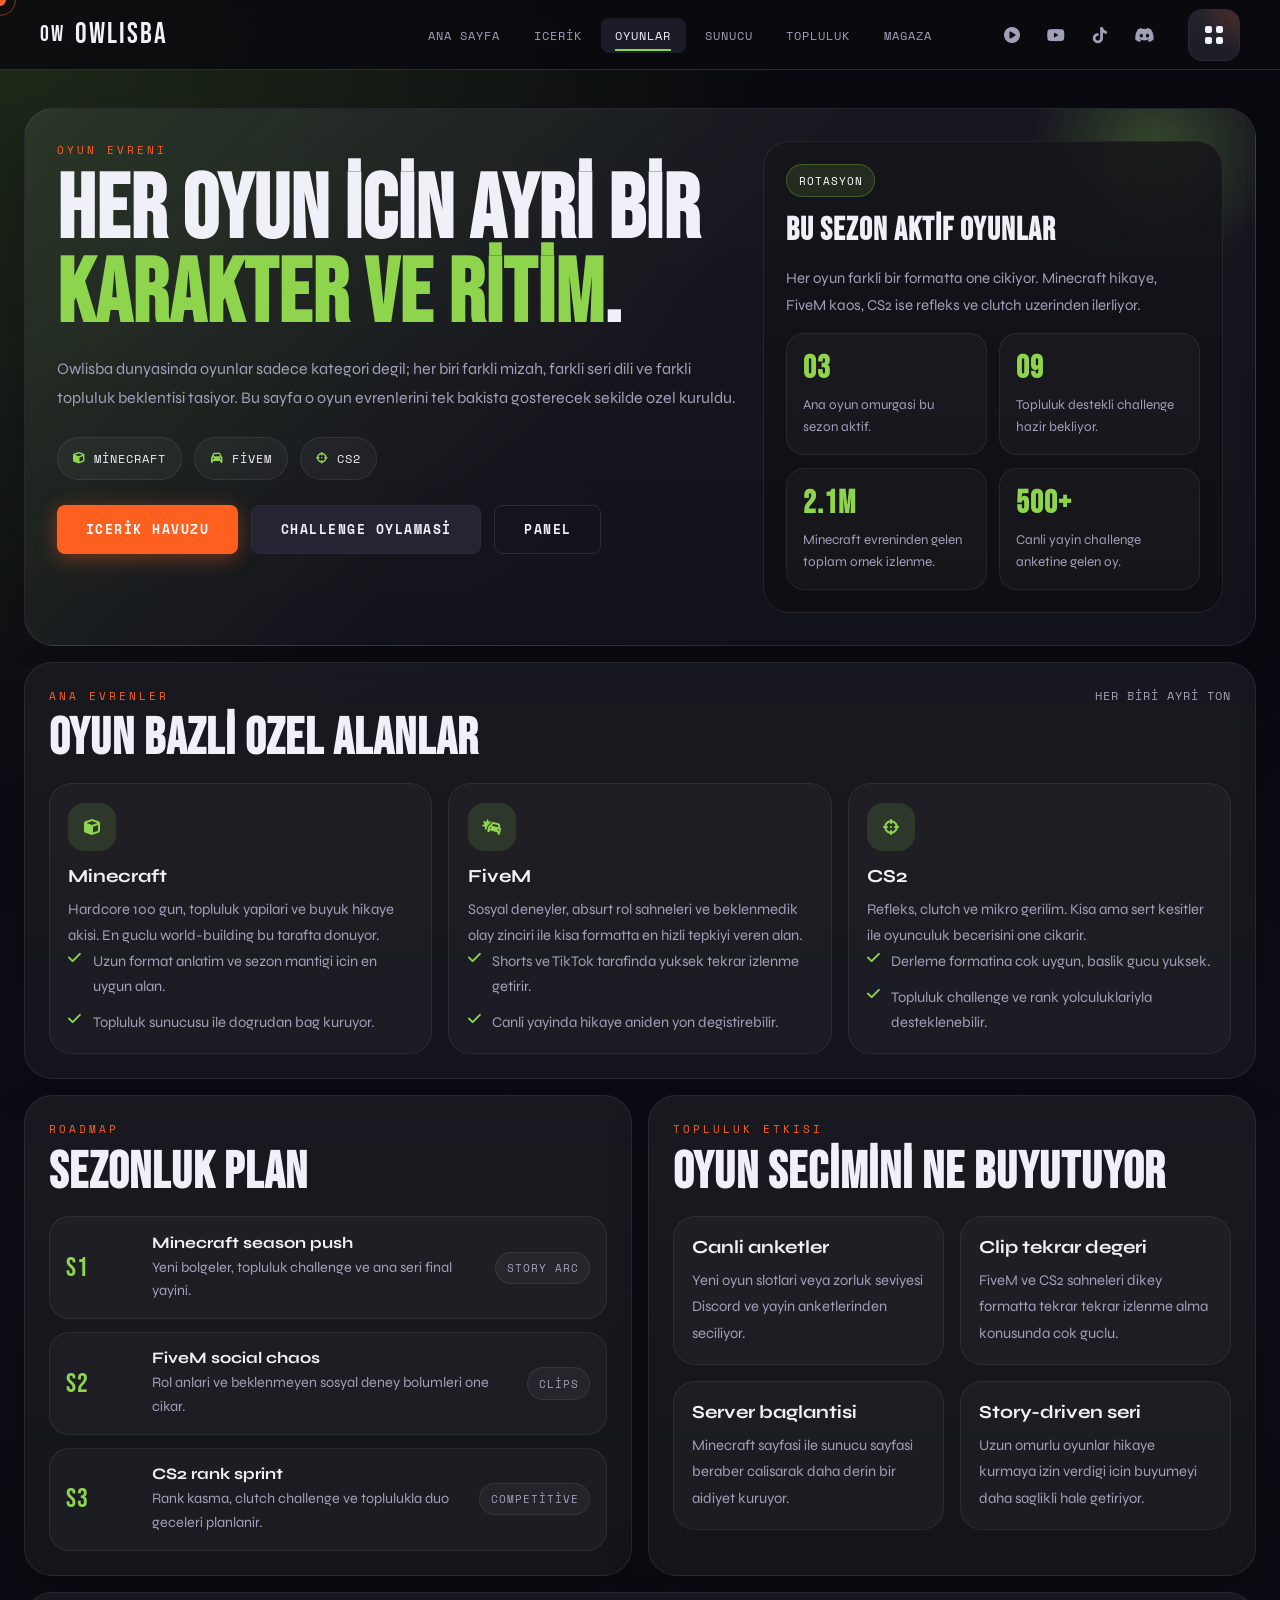
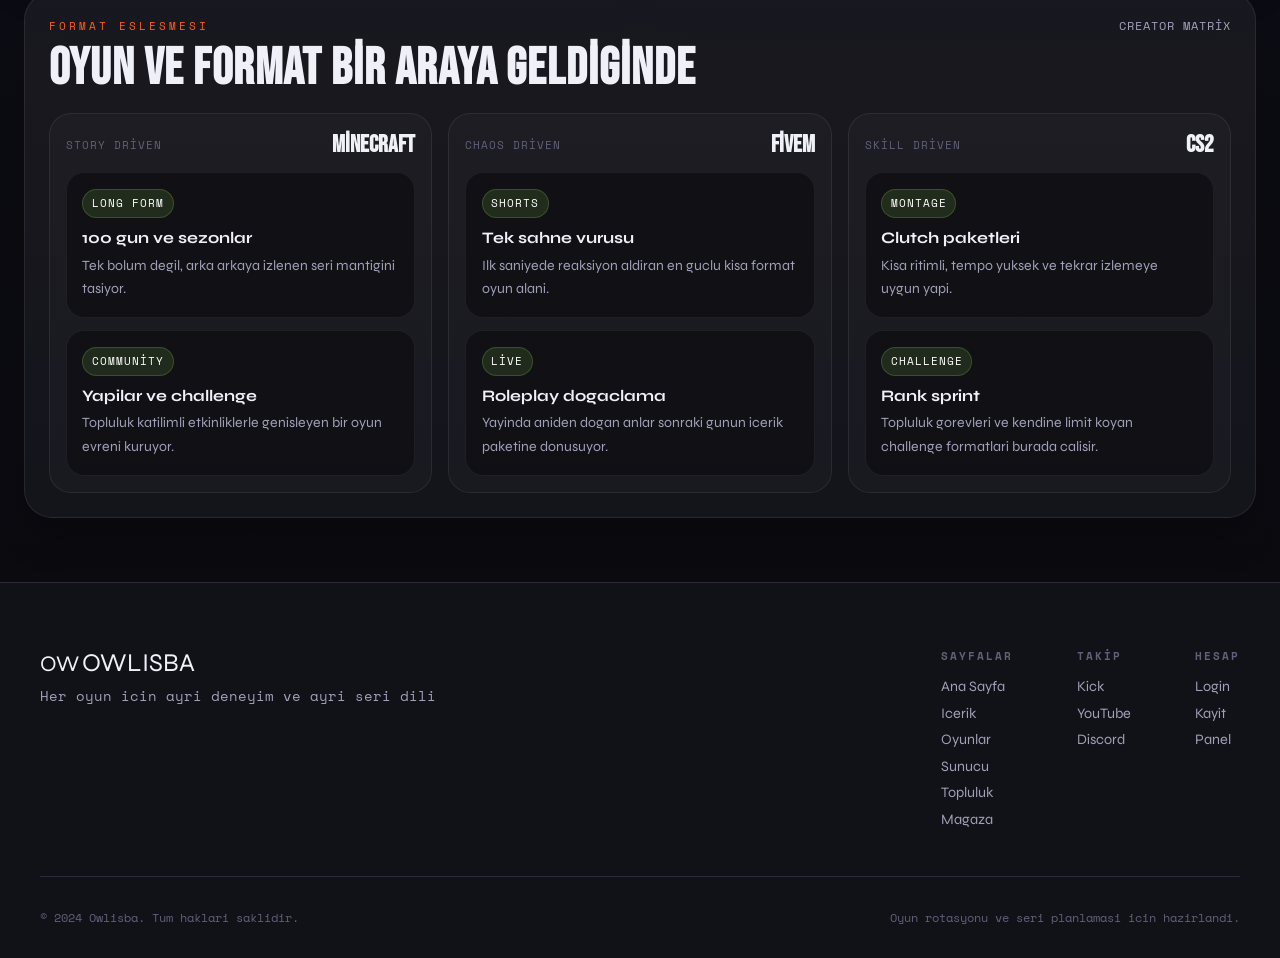
<file: owlisba2/games.html>
<!DOCTYPE html>
<html lang="tr">
<head>
  <meta charset="UTF-8" />
  <meta name="viewport" content="width=device-width, initial-scale=1.0" />
  <title>Oyunlar - OWLISBA</title>
  <link rel="stylesheet" href="style.css" />
  <link href="https://fonts.googleapis.com/css2?family=Bebas+Neue&family=Space+Mono:wght@400;700&family=Syne:wght@400;700;800&display=swap" rel="stylesheet" />
  <link rel="stylesheet" href="https://cdnjs.cloudflare.com/ajax/libs/font-awesome/6.5.0/css/all.min.css" />
</head>
<body class="special-page page-games-hub">

<div class="cursor" id="cursor"></div>
<div class="cursor-trail" id="cursorTrail"></div>

<nav class="navbar" id="navbar">
  <div class="nav-logo">
    <span class="logo-owl">OW</span>
    <span class="logo-text"><a href="index.html">OWLISBA</a></span>
  </div>
  <ul class="nav-links">
    <li><a href="index.html">Ana Sayfa</a></li>
    <li><a href="videos.html">Icerik</a></li>
    <li><a href="games.html" class="active">Oyunlar</a></li>
    <li><a href="server.html">Sunucu</a></li>
    <li><a href="about.html">Topluluk</a></li>
    <li><a href="magaza.html">Magaza</a></li>
  </ul>
  <div class="nav-actions">
    <div class="nav-socials">
      <a href="https://kick.com/owlisba" target="_blank" title="Kick"><i class="fa-solid fa-circle-play"></i></a>
      <a href="https://www.youtube.com/channel/UC18YkoN4p_8Siqgl8_2wBgA" target="_blank" title="YouTube"><i class="fa-brands fa-youtube"></i></a>
      <a href="https://tiktok.com/@owlisba" target="_blank" title="TikTok"><i class="fa-brands fa-tiktok"></i></a>
      <a href="https://discord.com/invite/f5wYekYN5y" target="_blank" title="Discord"><i class="fa-brands fa-discord"></i></a>
    </div>
    <button class="sidebar-toggle" id="sidebarToggle" type="button" aria-label="Sag paneli ac" aria-controls="sidePanel" aria-expanded="false">
      <span class="sidebar-toggle-grid" aria-hidden="true">
        <span></span>
        <span></span>
        <span></span>
        <span></span>
      </span>
    </button>
  </div>
</nav>

<div class="mobile-menu" id="mobileMenu">
  <a href="index.html">Ana Sayfa</a>
  <a href="videos.html">Icerik</a>
  <a href="games.html">Oyunlar</a>
  <a href="server.html">Sunucu</a>
  <a href="about.html">Topluluk</a>
  <a href="magaza.html">Magaza</a>
</div>

<div class="side-panel-backdrop" id="sidePanelBackdrop"></div>
<aside class="side-panel" id="sidePanel" aria-hidden="true">
  <div class="side-panel-inner">
    <div class="stream-focus-card kick-focus-card">
      <div class="stream-focus-head">
        <span class="stream-focus-tag">PLAYLIST</span>
        <span class="stream-focus-chip">ACTIVE</span>
      </div>
      <h3>Oyun Rotasyonu</h3>
      <p>Minecraft, FiveM ve CS2 ayni haftada farkli formatlarla yayin takvimine giriyor.</p>
      <a href="videos.html" class="stream-focus-link">Icerigi Ac</a>
    </div>

    <div class="stream-focus-card minecraft-focus-card">
      <div class="stream-focus-head">
        <span class="stream-focus-tag">COMMUNITY</span>
        <span class="stream-focus-chip">ONLINE</span>
      </div>
      <h3>Challenge oylamasi</h3>
      <p>Bir sonraki challenge oyununu topluluk secsin diye oylama hazir.</p>
      <div class="stream-focus-meta">
        <span>3 aktif oyun</span>
        <span>1 yeni slot</span>
      </div>
    </div>

    <nav class="side-panel-nav">
      <a href="index.html"><span>01</span>Ana Sayfa</a>
      <a href="videos.html"><span>02</span>Icerik</a>
      <a href="games.html"><span>03</span>Oyunlar</a>
      <a href="server.html"><span>04</span>Sunucu</a>
      <a href="about.html"><span>05</span>Topluluk</a>
      <a href="magaza.html"><span>06</span>Magaza</a>
    </nav>

    <div class="auth-panel">
      <span class="side-panel-kicker">GIRIS ALANI</span>
      <div class="auth-actions">
        <a href="login.html" class="auth-btn auth-btn-primary">Login</a>
        <a href="register.html" class="auth-btn auth-btn-secondary">Kayit</a>
      </div>
    </div>
  </div>
</aside>

<main class="special-shell">
  <section class="special-hero reveal">
    <div class="special-hero-copy">
      <span class="section-tag">OYUN EVRENI</span>
      <h1>Her oyun icin ayri bir <span class="accent-page">karakter ve ritim</span>.</h1>
      <p>
        Owlisba dunyasinda oyunlar sadece kategori degil; her biri farkli mizah, farkli seri dili ve farkli topluluk beklentisi
        tasiyor. Bu sayfa o oyun evrenlerini tek bakista gosterecek sekilde ozel kuruldu.
      </p>
      <div class="special-chip-row">
        <span class="special-chip"><i class="fa-solid fa-cube"></i> Minecraft</span>
        <span class="special-chip"><i class="fa-solid fa-car"></i> FiveM</span>
        <span class="special-chip"><i class="fa-solid fa-crosshairs"></i> CS2</span>
      </div>
      <div class="special-actions">
        <a href="videos.html" class="btn btn-primary">Icerik Havuzu</a>
        <a href="about.html" class="btn btn-secondary">Challenge Oylamasi</a>
        <a href="dashboard.html" class="btn btn-outline">Panel</a>
      </div>
    </div>

    <aside class="special-panel reveal">
      <span class="special-kicker">ROTASYON</span>
      <h3>Bu sezon aktif oyunlar</h3>
      <p>Her oyun farkli bir formatta one cikiyor. Minecraft hikaye, FiveM kaos, CS2 ise refleks ve clutch uzerinden ilerliyor.</p>
      <div class="special-metric-grid">
        <div class="special-metric">
          <strong>03</strong>
          <span>Ana oyun omurgasi bu sezon aktif.</span>
        </div>
        <div class="special-metric">
          <strong>09</strong>
          <span>Topluluk destekli challenge hazir bekliyor.</span>
        </div>
        <div class="special-metric">
          <strong>2.1M</strong>
          <span>Minecraft evreninden gelen toplam ornek izlenme.</span>
        </div>
        <div class="special-metric">
          <strong>500+</strong>
          <span>Canli yayin challenge anketine gelen oy.</span>
        </div>
      </div>
    </aside>
  </section>

  <section class="special-section reveal">
    <div class="special-section-head">
      <div>
        <span class="section-tag">ANA EVRENLER</span>
        <h2>Oyun bazli ozel alanlar</h2>
      </div>
      <span class="special-note">Her biri ayri ton</span>
    </div>

    <div class="special-grid-three">
      <article class="special-card">
        <div class="special-card-icon"><i class="fa-solid fa-cube"></i></div>
        <h3>Minecraft</h3>
        <p>Hardcore 100 gun, topluluk yapilari ve buyuk hikaye akisi. En guclu world-building bu tarafta donuyor.</p>
        <ul class="special-list">
          <li><i class="fa-solid fa-check"></i><span>Uzun format anlatim ve sezon mantigi icin en uygun alan.</span></li>
          <li><i class="fa-solid fa-check"></i><span>Topluluk sunucusu ile dogrudan bag kuruyor.</span></li>
        </ul>
      </article>

      <article class="special-card">
        <div class="special-card-icon"><i class="fa-solid fa-car-burst"></i></div>
        <h3>FiveM</h3>
        <p>Sosyal deneyler, absurt rol sahneleri ve beklenmedik olay zinciri ile kisa formatta en hizli tepkiyi veren alan.</p>
        <ul class="special-list">
          <li><i class="fa-solid fa-check"></i><span>Shorts ve TikTok tarafinda yuksek tekrar izlenme getirir.</span></li>
          <li><i class="fa-solid fa-check"></i><span>Canli yayinda hikaye aniden yon degistirebilir.</span></li>
        </ul>
      </article>

      <article class="special-card">
        <div class="special-card-icon"><i class="fa-solid fa-crosshairs"></i></div>
        <h3>CS2</h3>
        <p>Refleks, clutch ve mikro gerilim. Kisa ama sert kesitler ile oyunculuk becerisini one cikarir.</p>
        <ul class="special-list">
          <li><i class="fa-solid fa-check"></i><span>Derleme formatina cok uygun, baslik gucu yuksek.</span></li>
          <li><i class="fa-solid fa-check"></i><span>Topluluk challenge ve rank yolculuklariyla desteklenebilir.</span></li>
        </ul>
      </article>
    </div>
  </section>

  <section class="special-grid-two">
    <div class="special-section reveal">
      <div class="special-section-head">
        <div>
          <span class="section-tag">ROADMAP</span>
          <h2>Sezonluk plan</h2>
        </div>
      </div>

      <div class="agenda-list">
        <div class="agenda-item">
          <div class="agenda-time">S1</div>
          <div class="agenda-main">
            <strong>Minecraft season push</strong>
            <p>Yeni bolgeler, topluluk challenge ve ana seri final yayini.</p>
          </div>
          <span class="agenda-chip">Story Arc</span>
        </div>
        <div class="agenda-item">
          <div class="agenda-time">S2</div>
          <div class="agenda-main">
            <strong>FiveM social chaos</strong>
            <p>Rol anlari ve beklenmeyen sosyal deney bolumleri one cikar.</p>
          </div>
          <span class="agenda-chip">Clips</span>
        </div>
        <div class="agenda-item">
          <div class="agenda-time">S3</div>
          <div class="agenda-main">
            <strong>CS2 rank sprint</strong>
            <p>Rank kasma, clutch challenge ve toplulukla duo geceleri planlanir.</p>
          </div>
          <span class="agenda-chip">Competitive</span>
        </div>
      </div>
    </div>

    <div class="special-section reveal">
      <div class="special-section-head">
        <div>
          <span class="section-tag">TOPLULUK ETKISI</span>
          <h2>Oyun secimini ne buyutuyor</h2>
        </div>
      </div>

      <div class="special-grid-two">
        <article class="special-card">
          <h3>Canli anketler</h3>
          <p>Yeni oyun slotlari veya zorluk seviyesi Discord ve yayin anketlerinden seciliyor.</p>
        </article>
        <article class="special-card">
          <h3>Clip tekrar degeri</h3>
          <p>FiveM ve CS2 sahneleri dikey formatta tekrar tekrar izlenme alma konusunda cok guclu.</p>
        </article>
        <article class="special-card">
          <h3>Server baglantisi</h3>
          <p>Minecraft sayfasi ile sunucu sayfasi beraber calisarak daha derin bir aidiyet kuruyor.</p>
        </article>
        <article class="special-card">
          <h3>Story-driven seri</h3>
          <p>Uzun omurlu oyunlar hikaye kurmaya izin verdigi icin buyumeyi daha saglikli hale getiriyor.</p>
        </article>
      </div>
    </div>
  </section>

  <section class="special-section reveal">
    <div class="special-section-head">
      <div>
        <span class="section-tag">FORMAT ESLESMESI</span>
        <h2>Oyun ve format bir araya geldiginde</h2>
      </div>
      <span class="special-note">Creator matrix</span>
    </div>

    <div class="lane-grid">
      <div class="lane-column">
        <div class="lane-head">
          <span>Story driven</span>
          <strong>Minecraft</strong>
        </div>
        <div class="lane-card">
          <span class="lane-tag">Long form</span>
          <h3>100 gun ve sezonlar</h3>
          <p>Tek bolum degil, arka arkaya izlenen seri mantigini tasiyor.</p>
        </div>
        <div class="lane-card">
          <span class="lane-tag">Community</span>
          <h3>Yapilar ve challenge</h3>
          <p>Topluluk katilimli etkinliklerle genisleyen bir oyun evreni kuruyor.</p>
        </div>
      </div>

      <div class="lane-column">
        <div class="lane-head">
          <span>Chaos driven</span>
          <strong>FiveM</strong>
        </div>
        <div class="lane-card">
          <span class="lane-tag">Shorts</span>
          <h3>Tek sahne vurusu</h3>
          <p>Ilk saniyede reaksiyon aldiran en guclu kisa format oyun alani.</p>
        </div>
        <div class="lane-card">
          <span class="lane-tag">Live</span>
          <h3>Roleplay dogaclama</h3>
          <p>Yayinda aniden dogan anlar sonraki gunun icerik paketine donusuyor.</p>
        </div>
      </div>

      <div class="lane-column">
        <div class="lane-head">
          <span>Skill driven</span>
          <strong>CS2</strong>
        </div>
        <div class="lane-card">
          <span class="lane-tag">Montage</span>
          <h3>Clutch paketleri</h3>
          <p>Kisa ritimli, tempo yuksek ve tekrar izlemeye uygun yapi.</p>
        </div>
        <div class="lane-card">
          <span class="lane-tag">Challenge</span>
          <h3>Rank sprint</h3>
          <p>Topluluk gorevleri ve kendine limit koyan challenge formatlari burada calisir.</p>
        </div>
      </div>
    </div>
  </section>
</main>

<footer class="footer">
  <div class="footer-top">
    <div class="footer-brand">
      <span class="logo-owl">OW</span>
      <span class="logo-text">OWLISBA</span>
      <p>Her oyun icin ayri deneyim ve ayri seri dili</p>
    </div>
    <div class="footer-links">
      <div class="footer-col">
        <h4>Sayfalar</h4>
        <a href="index.html">Ana Sayfa</a>
        <a href="videos.html">Icerik</a>
        <a href="games.html">Oyunlar</a>
        <a href="server.html">Sunucu</a>
        <a href="about.html">Topluluk</a>
        <a href="magaza.html">Magaza</a>
      </div>
      <div class="footer-col">
        <h4>Takip</h4>
        <a href="https://kick.com/owlisba" target="_blank">Kick</a>
        <a href="https://www.youtube.com/channel/UC18YkoN4p_8Siqgl8_2wBgA" target="_blank">YouTube</a>
        <a href="https://discord.com/invite/f5wYekYN5y" target="_blank">Discord</a>
      </div>
      <div class="footer-col">
        <h4>Hesap</h4>
        <a href="login.html">Login</a>
        <a href="register.html">Kayit</a>
        <a href="dashboard.html">Panel</a>
      </div>
    </div>
  </div>
  <div class="footer-bottom">
    <p>© 2024 Owlisba. Tum haklari saklidir.</p>
    <p>Oyun rotasyonu ve seri planlamasi icin hazirlandi.</p>
  </div>
</footer>

<script src="main.js"></script>
</body>
</html>
</file>
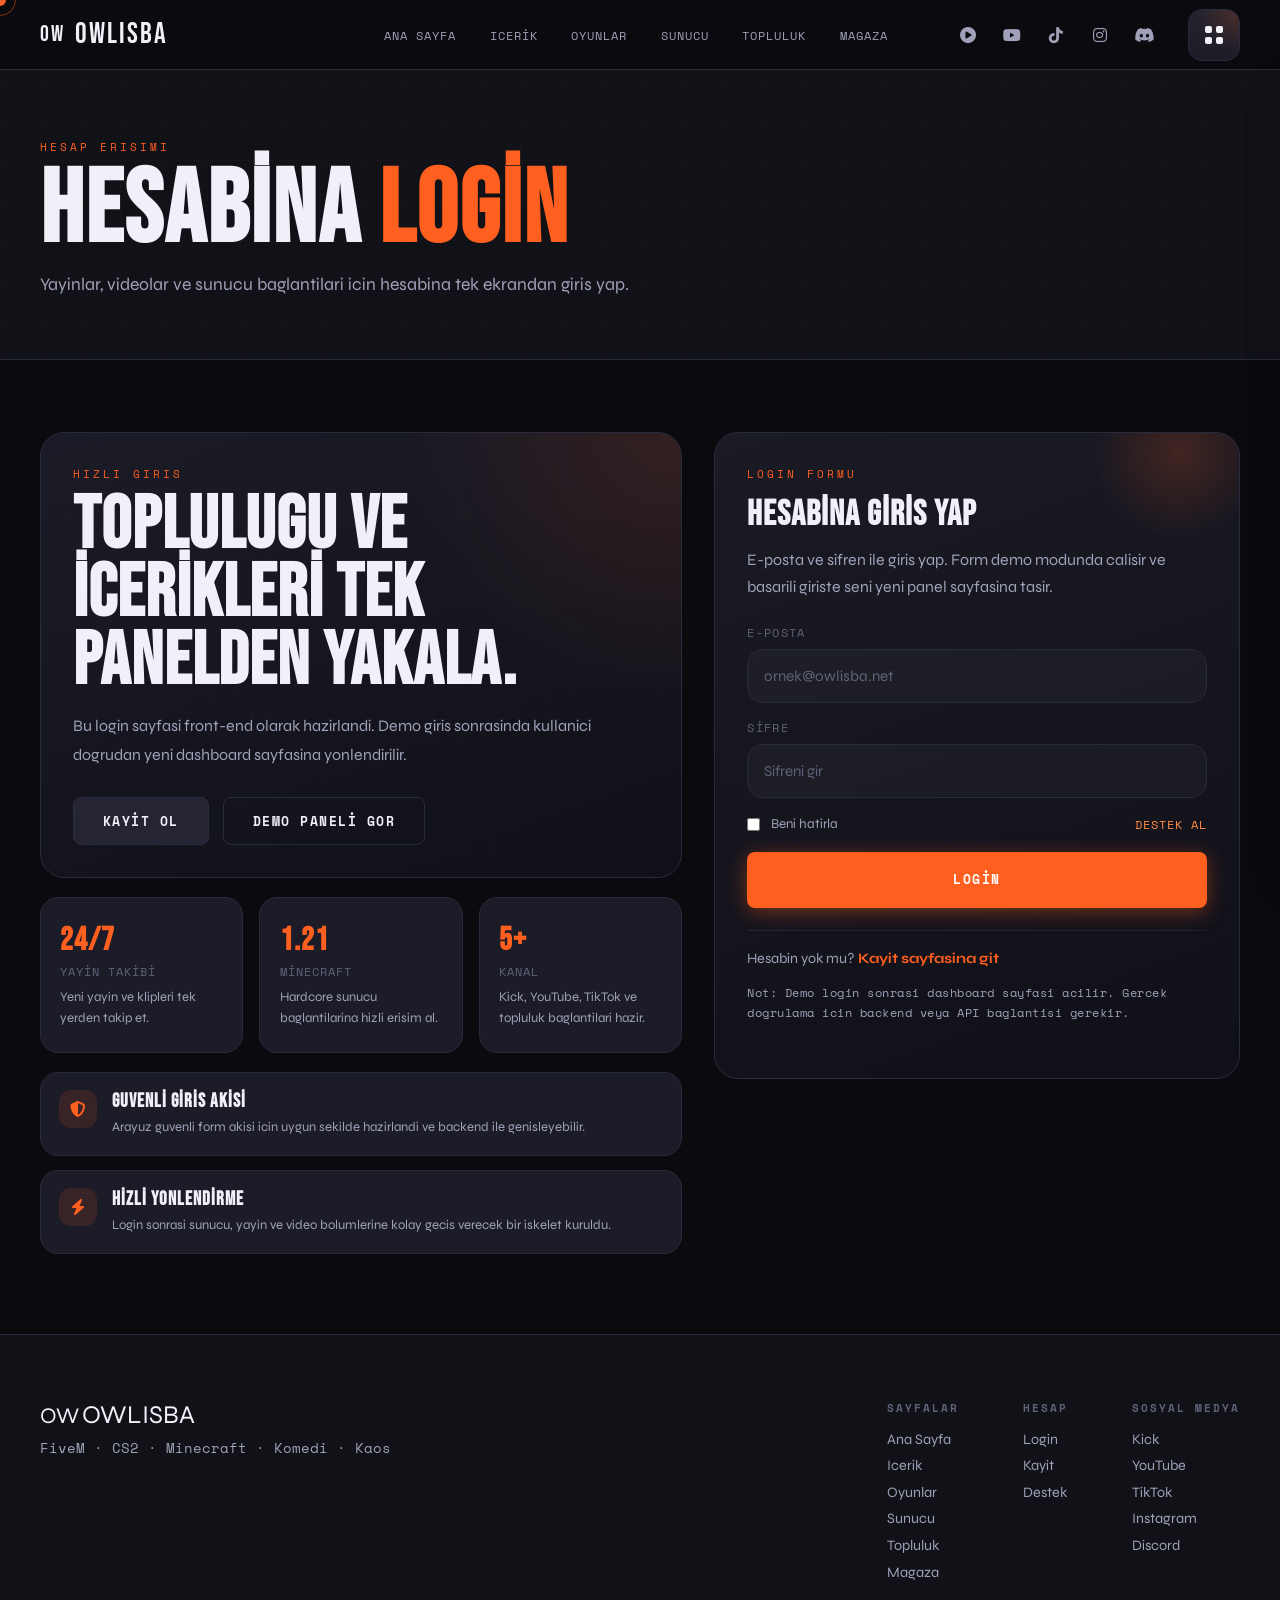
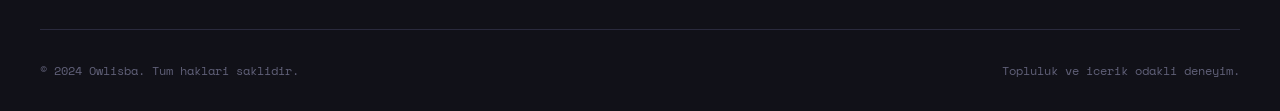
<file: owlisba2/login.html>
<!DOCTYPE html>
<html lang="tr">
<head>
  <meta charset="UTF-8" />
  <meta name="viewport" content="width=device-width, initial-scale=1.0" />
  <title>Login - OWLISBA</title>
  <link rel="stylesheet" href="style.css" />
  <link href="https://fonts.googleapis.com/css2?family=Bebas+Neue&family=Space+Mono:wght@400;700&family=Syne:wght@400;700;800&display=swap" rel="stylesheet" />
  <link rel="stylesheet" href="https://cdnjs.cloudflare.com/ajax/libs/font-awesome/6.5.0/css/all.min.css" />
</head>
<body>

<div class="cursor" id="cursor"></div>
<div class="cursor-trail" id="cursorTrail"></div>

<nav class="navbar" id="navbar">
  <div class="nav-logo">
    <span class="logo-owl">OW</span>
    <span class="logo-text"><a href="index.html">OWLISBA</a></span>
  </div>
  <ul class="nav-links">
    <li><a href="index.html">Ana Sayfa</a></li>
    <li><a href="videos.html">Icerik</a></li>
    <li><a href="games.html">Oyunlar</a></li>
    <li><a href="server.html">Sunucu</a></li>
    <li><a href="about.html">Topluluk</a></li>
    <li><a href="magaza.html">Magaza</a></li>
  </ul>
  <div class="nav-actions">
    <div class="nav-socials">
      <a href="https://kick.com/owlisba" target="_blank" title="Kick"><i class="fa-solid fa-circle-play"></i></a>
      <a href="https://www.youtube.com/channel/UC18YkoN4p_8Siqgl8_2wBgA" target="_blank" title="YouTube"><i class="fa-brands fa-youtube"></i></a>
      <a href="https://tiktok.com/@owlisba" target="_blank" title="TikTok"><i class="fa-brands fa-tiktok"></i></a>
      <a href="https://instagram.com/owlisba" target="_blank" title="Instagram"><i class="fa-brands fa-instagram"></i></a>
      <a href="https://discord.com/invite/f5wYekYN5y" target="_blank" title="Discord"><i class="fa-brands fa-discord"></i></a>
    </div>
    <button class="sidebar-toggle" id="sidebarToggle" type="button" aria-label="Sag paneli ac" aria-controls="sidePanel" aria-expanded="false">
      <span class="sidebar-toggle-grid" aria-hidden="true">
        <span></span>
        <span></span>
        <span></span>
        <span></span>
      </span>
    </button>
  </div>
</nav>

<div class="side-panel-backdrop" id="sidePanelBackdrop"></div>
<aside class="side-panel" id="sidePanel" aria-hidden="true">
  <div class="side-panel-inner">
    <div class="stream-focus-card kick-focus-card">
      <div class="stream-focus-head">
        <span class="stream-focus-tag">KICK</span>
        <span class="stream-focus-chip">CANLI</span>
      </div>
      <h3>@owlisba</h3>
      <p>Canli yayinlar ve anlik klipler icin Kick kanalina gec.</p>
      <a href="https://kick.com/owlisba" target="_blank" class="stream-focus-link">Yayina Git</a>
    </div>

    <div class="stream-focus-card minecraft-focus-card">
      <div class="stream-focus-head">
        <span class="stream-focus-tag">MINECRAFT</span>
        <span class="stream-focus-chip">ONLINE</span>
      </div>
      <h3>Hardcore Sunucu</h3>
      <p>play.owlisba.net ile baglan ve 1.21.x dunyasina katil.</p>
      <div class="stream-focus-meta">
        <span>47/100 Oyuncu</span>
        <span>1.21.x</span>
      </div>
    </div>

    <nav class="side-panel-nav">
      <a href="index.html"><span>01</span>Ana Sayfa</a>
      <a href="videos.html"><span>02</span>Icerik</a>
      <a href="games.html"><span>03</span>Oyunlar</a>
      <a href="server.html"><span>04</span>Sunucu</a>
      <a href="about.html"><span>05</span>Topluluk</a>
      <a href="magaza.html"><span>06</span>Magaza</a>
    </nav>

    <div class="auth-panel">
      <span class="side-panel-kicker">GIRIS ALANI</span>
      <div class="auth-actions">
        <a href="login.html" class="auth-btn auth-btn-primary">Login</a>
        <a href="register.html" class="auth-btn auth-btn-secondary">Kayit</a>
      </div>
    </div>
  </div>
</aside>

<div class="page-hero">
  <div class="page-hero-bg"></div>
  <div class="page-hero-content">
    <span class="section-tag">HESAP ERISIMI</span>
    <h1>Hesabina <span class="accent">Login</span></h1>
    <p>Yayinlar, videolar ve sunucu baglantilari icin hesabina tek ekrandan giris yap.</p>
  </div>
</div>

<section class="auth-section">
  <div class="auth-grid">
    <div class="auth-showcase">
      <div class="auth-showcase-card">
        <span class="section-tag">HIZLI GIRIS</span>
        <h2>Toplulugu ve icerikleri tek panelden yakala.</h2>
        <p>Bu login sayfasi front-end olarak hazirlandi. Demo giris sonrasinda kullanici dogrudan yeni dashboard sayfasina yonlendirilir.</p>
        <div class="auth-showcase-actions">
          <a href="register.html" class="btn btn-secondary">Kayit Ol</a>
          <a href="dashboard.html" class="btn btn-outline">Demo Paneli Gor</a>
        </div>
      </div>

      <div class="auth-showcase-metrics">
        <div class="auth-metric">
          <strong>24/7</strong>
          <span>Yayin Takibi</span>
          <p>Yeni yayin ve klipleri tek yerden takip et.</p>
        </div>
        <div class="auth-metric">
          <strong>1.21</strong>
          <span>Minecraft</span>
          <p>Hardcore sunucu baglantilarina hizli erisim al.</p>
        </div>
        <div class="auth-metric">
          <strong>5+</strong>
          <span>Kanal</span>
          <p>Kick, YouTube, TikTok ve topluluk baglantilari hazir.</p>
        </div>
      </div>

      <div class="auth-showcase-list">
        <div class="auth-showcase-item">
          <i class="fa-solid fa-shield-halved"></i>
          <div>
            <strong>Guvenli giris akisi</strong>
            <p>Arayuz guvenli form akisi icin uygun sekilde hazirlandi ve backend ile genisleyebilir.</p>
          </div>
        </div>
        <div class="auth-showcase-item">
          <i class="fa-solid fa-bolt"></i>
          <div>
            <strong>Hizli yonlendirme</strong>
            <p>Login sonrasi sunucu, yayin ve video bolumlerine kolay gecis verecek bir iskelet kuruldu.</p>
          </div>
        </div>
      </div>
    </div>

    <div class="auth-form-card">
      <span class="section-tag">LOGIN FORMU</span>
      <h2>Hesabina giris yap</h2>
      <p>E-posta ve sifren ile giris yap. Form demo modunda calisir ve basarili giriste seni yeni panel sayfasina tasir.</p>

      <form class="auth-form" data-auth-form data-auth-mode="login">
        <div class="auth-field">
          <label for="loginEmail">E-posta</label>
          <input id="loginEmail" name="email" type="email" placeholder="ornek@owlisba.net" autocomplete="email" required />
        </div>

        <div class="auth-field">
          <label for="loginPassword">Sifre</label>
          <input id="loginPassword" name="password" type="password" placeholder="Sifreni gir" autocomplete="current-password" required />
        </div>

        <div class="auth-meta-row">
          <label class="auth-check">
            <input type="checkbox" name="remember" />
            <span>Beni hatirla</span>
          </label>
          <a href="https://discord.com/invite/f5wYekYN5y" target="_blank" class="auth-inline-link">Destek Al</a>
        </div>

        <button type="submit" class="btn btn-primary auth-submit">Login</button>
        <div class="auth-status-box" data-auth-status></div>
      </form>

      <div class="auth-switch">
        Hesabin yok mu? <a href="register.html">Kayit sayfasina git</a>
      </div>
      <p class="auth-form-note">Not: Demo login sonrasi dashboard sayfasi acilir. Gercek dogrulama icin backend veya API baglantisi gerekir.</p>
    </div>
  </div>
</section>

<footer class="footer">
  <div class="footer-top">
    <div class="footer-brand">
      <span class="logo-owl">OW</span>
      <span class="logo-text">OWLISBA</span>
      <p>FiveM · CS2 · Minecraft · Komedi · Kaos</p>
    </div>
    <div class="footer-links">
      <div class="footer-col">
        <h4>Sayfalar</h4>
        <a href="index.html">Ana Sayfa</a>
        <a href="videos.html">Icerik</a>
        <a href="games.html">Oyunlar</a>
        <a href="server.html">Sunucu</a>
        <a href="about.html">Topluluk</a>
        <a href="magaza.html">Magaza</a>
      </div>
      <div class="footer-col">
        <h4>Hesap</h4>
        <a href="login.html">Login</a>
        <a href="register.html">Kayit</a>
        <a href="https://discord.com/invite/f5wYekYN5y" target="_blank">Destek</a>
      </div>
      <div class="footer-col">
        <h4>Sosyal Medya</h4>
        <a href="https://kick.com/owlisba" target="_blank">Kick</a>
        <a href="https://www.youtube.com/channel/UC18YkoN4p_8Siqgl8_2wBgA" target="_blank">YouTube</a>
        <a href="https://tiktok.com/@owlisba" target="_blank">TikTok</a>
        <a href="https://instagram.com/owlisba" target="_blank">Instagram</a>
        <a href="https://discord.com/invite/f5wYekYN5y" target="_blank">Discord</a>
      </div>
    </div>
  </div>
  <div class="footer-bottom">
    <p>© 2024 Owlisba. Tum haklari saklidir.</p>
    <p>Topluluk ve icerik odakli deneyim.</p>
  </div>
</footer>

<script src="main.js"></script>
</body>
</html>
</file>
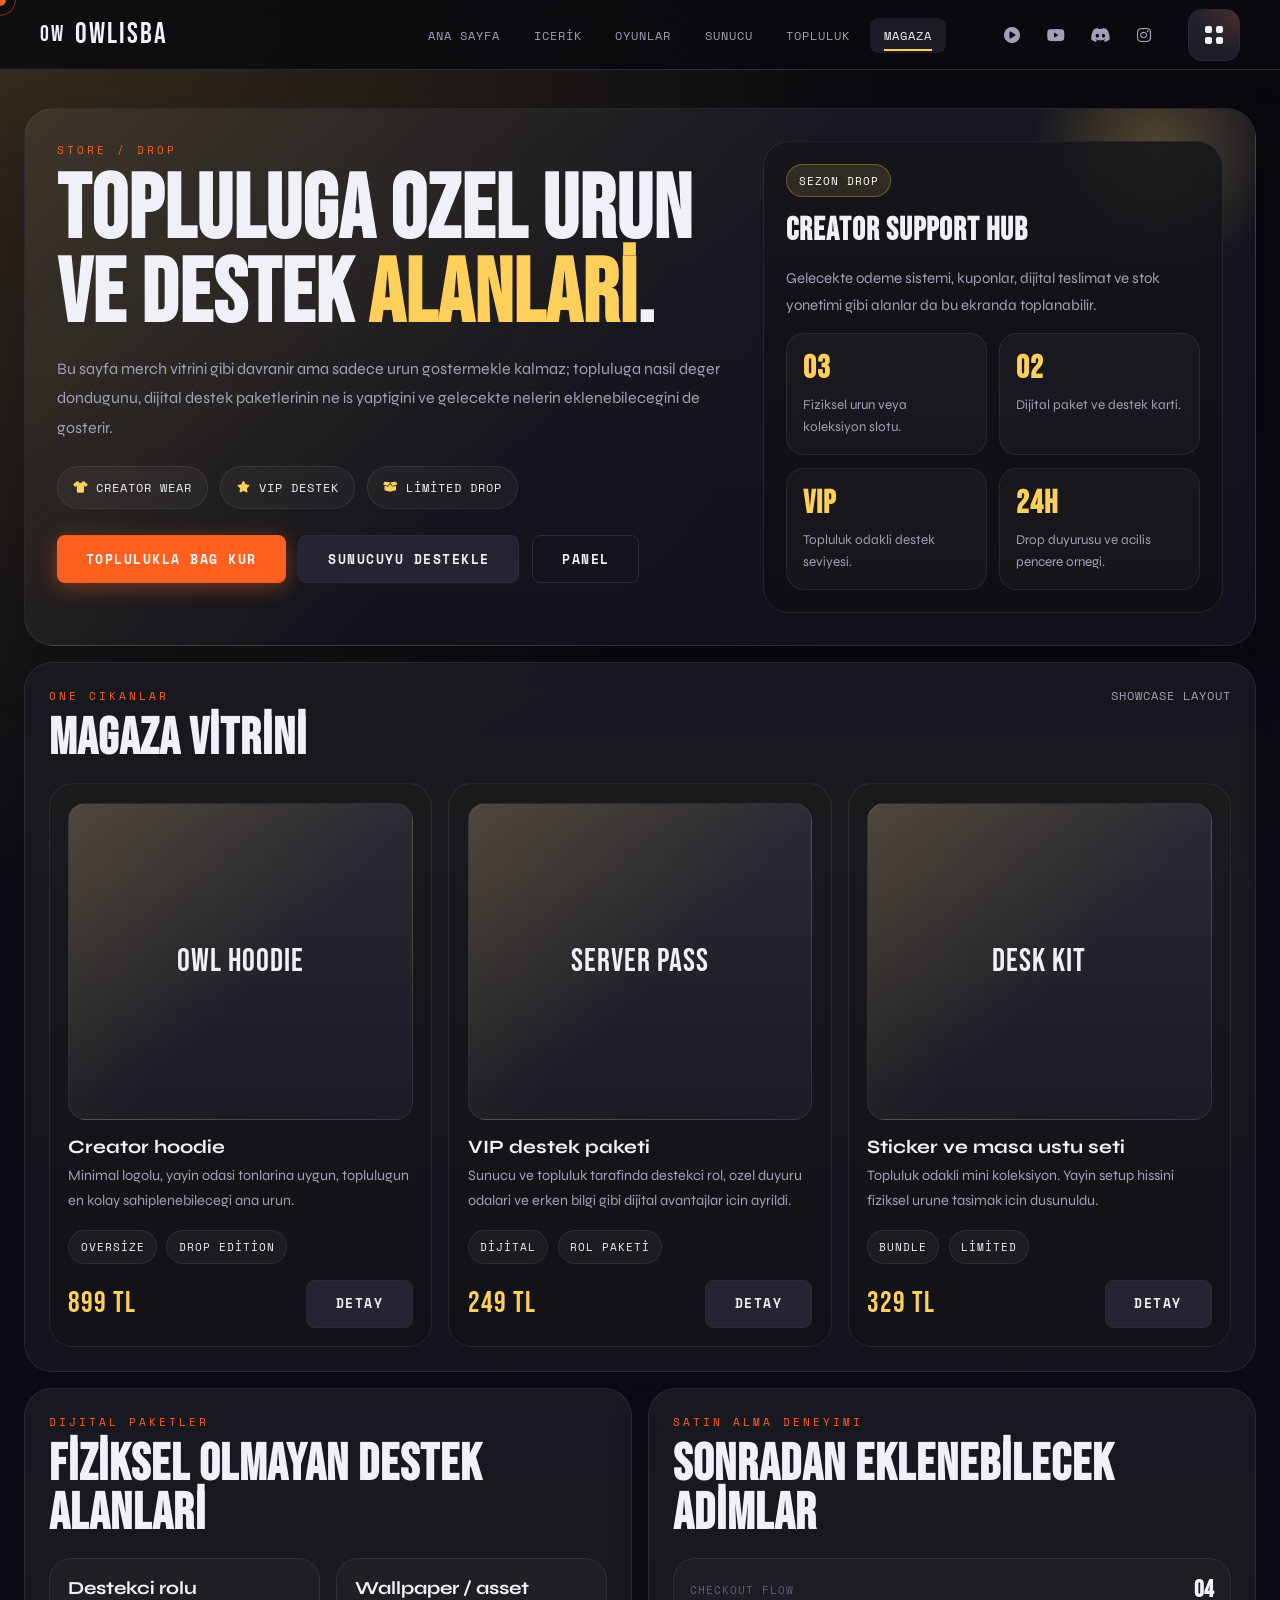
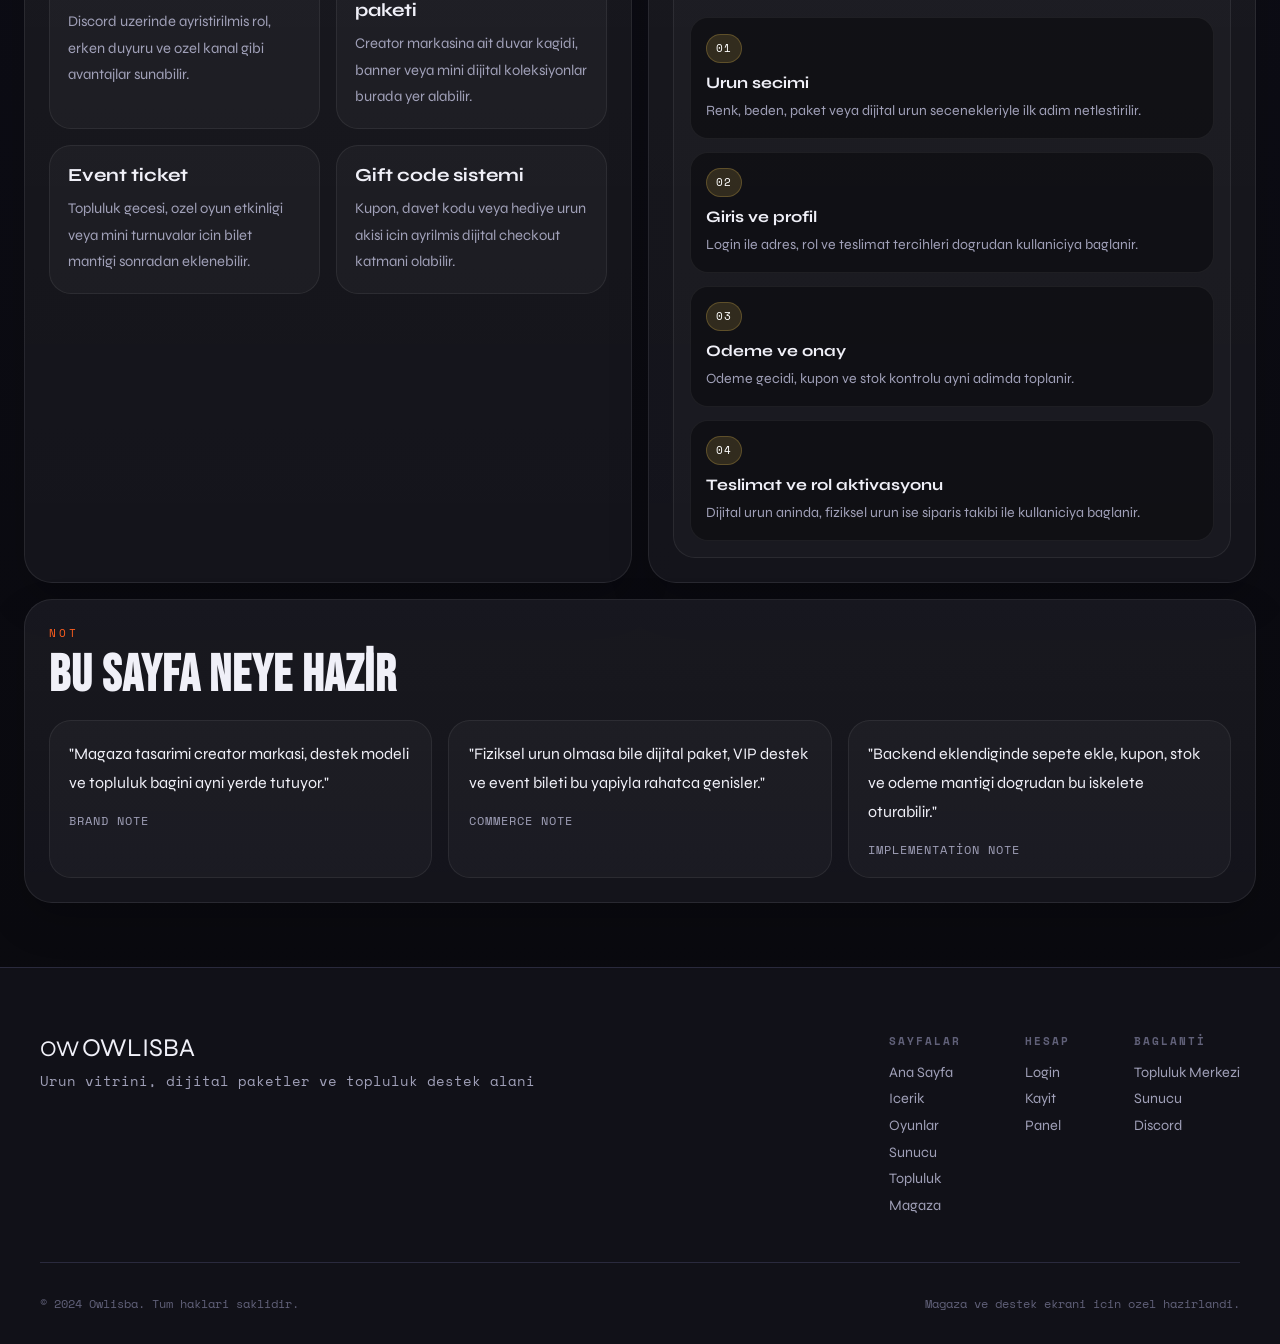
<file: owlisba2/magaza.html>
<!DOCTYPE html>
<html lang="tr">
<head>
  <meta charset="UTF-8" />
  <meta name="viewport" content="width=device-width, initial-scale=1.0" />
  <title>Magaza - OWLISBA</title>
  <link rel="stylesheet" href="style.css" />
  <link href="https://fonts.googleapis.com/css2?family=Bebas+Neue&family=Space+Mono:wght@400;700&family=Syne:wght@400;700;800&display=swap" rel="stylesheet" />
  <link rel="stylesheet" href="https://cdnjs.cloudflare.com/ajax/libs/font-awesome/6.5.0/css/all.min.css" />
</head>
<body class="special-page page-store-hub">

<div class="cursor" id="cursor"></div>
<div class="cursor-trail" id="cursorTrail"></div>

<nav class="navbar" id="navbar">
  <div class="nav-logo">
    <span class="logo-owl">OW</span>
    <span class="logo-text"><a href="index.html">OWLISBA</a></span>
  </div>
  <ul class="nav-links">
    <li><a href="index.html">Ana Sayfa</a></li>
    <li><a href="videos.html">Icerik</a></li>
    <li><a href="games.html">Oyunlar</a></li>
    <li><a href="server.html">Sunucu</a></li>
    <li><a href="about.html">Topluluk</a></li>
    <li><a href="magaza.html" class="active">Magaza</a></li>
  </ul>
  <div class="nav-actions">
    <div class="nav-socials">
      <a href="https://kick.com/owlisba" target="_blank" title="Kick"><i class="fa-solid fa-circle-play"></i></a>
      <a href="https://www.youtube.com/channel/UC18YkoN4p_8Siqgl8_2wBgA" target="_blank" title="YouTube"><i class="fa-brands fa-youtube"></i></a>
      <a href="https://discord.com/invite/f5wYekYN5y" target="_blank" title="Discord"><i class="fa-brands fa-discord"></i></a>
      <a href="https://instagram.com/owlisba" target="_blank" title="Instagram"><i class="fa-brands fa-instagram"></i></a>
    </div>
    <button class="sidebar-toggle" id="sidebarToggle" type="button" aria-label="Sag paneli ac" aria-controls="sidePanel" aria-expanded="false">
      <span class="sidebar-toggle-grid" aria-hidden="true">
        <span></span>
        <span></span>
        <span></span>
        <span></span>
      </span>
    </button>
  </div>
</nav>

<div class="mobile-menu" id="mobileMenu">
  <a href="index.html">Ana Sayfa</a>
  <a href="videos.html">Icerik</a>
  <a href="games.html">Oyunlar</a>
  <a href="server.html">Sunucu</a>
  <a href="about.html">Topluluk</a>
  <a href="magaza.html">Magaza</a>
</div>

<div class="side-panel-backdrop" id="sidePanelBackdrop"></div>
<aside class="side-panel" id="sidePanel" aria-hidden="true">
  <div class="side-panel-inner">
    <div class="stream-focus-card kick-focus-card">
      <div class="stream-focus-head">
        <span class="stream-focus-tag">DROP</span>
        <span class="stream-focus-chip">LIMITED</span>
      </div>
      <h3>Creator collection</h3>
      <p>Topluluga ozel urunler, destek paketleri ve dijital ekstralar ayni vitrine toplandi.</p>
      <a href="about.html" class="stream-focus-link">Toplulugu Ac</a>
    </div>

    <div class="stream-focus-card minecraft-focus-card">
      <div class="stream-focus-head">
        <span class="stream-focus-tag">SERVER</span>
        <span class="stream-focus-chip">SUPPORT</span>
      </div>
      <h3>Destek paketleri</h3>
      <p>Sunucu, icerik ve creator ekosistemini destekleyen paketler burada listelenir.</p>
      <div class="stream-focus-meta">
        <span>Dijital + fiziksel</span>
        <span>Topluluk odakli</span>
      </div>
    </div>

    <nav class="side-panel-nav">
      <a href="index.html"><span>01</span>Ana Sayfa</a>
      <a href="videos.html"><span>02</span>Icerik</a>
      <a href="games.html"><span>03</span>Oyunlar</a>
      <a href="server.html"><span>04</span>Sunucu</a>
      <a href="about.html"><span>05</span>Topluluk</a>
      <a href="magaza.html"><span>06</span>Magaza</a>
    </nav>

    <div class="auth-panel">
      <span class="side-panel-kicker">GIRIS ALANI</span>
      <div class="auth-actions">
        <a href="login.html" class="auth-btn auth-btn-primary">Login</a>
        <a href="register.html" class="auth-btn auth-btn-secondary">Kayit</a>
      </div>
    </div>
  </div>
</aside>

<main class="special-shell">
  <section class="special-hero reveal">
    <div class="special-hero-copy">
      <span class="section-tag">STORE / DROP</span>
      <h1>Topluluga ozel urun ve destek <span class="accent-page">alanlari</span>.</h1>
      <p>
        Bu sayfa merch vitrini gibi davranir ama sadece urun gostermekle kalmaz; topluluga nasil deger dondugunu,
        dijital destek paketlerinin ne is yaptigini ve gelecekte nelerin eklenebilecegini de gosterir.
      </p>
      <div class="special-chip-row">
        <span class="special-chip"><i class="fa-solid fa-shirt"></i> Creator wear</span>
        <span class="special-chip"><i class="fa-solid fa-star"></i> VIP destek</span>
        <span class="special-chip"><i class="fa-solid fa-box-open"></i> Limited drop</span>
      </div>
      <div class="special-actions">
        <a href="about.html" class="btn btn-primary">Toplulukla Bag Kur</a>
        <a href="server.html" class="btn btn-secondary">Sunucuyu Destekle</a>
        <a href="dashboard.html" class="btn btn-outline">Panel</a>
      </div>
    </div>

    <aside class="special-panel reveal">
      <span class="special-kicker">SEZON DROP</span>
      <h3>Creator support hub</h3>
      <p>Gelecekte odeme sistemi, kuponlar, dijital teslimat ve stok yonetimi gibi alanlar da bu ekranda toplanabilir.</p>
      <div class="special-metric-grid">
        <div class="special-metric">
          <strong>03</strong>
          <span>Fiziksel urun veya koleksiyon slotu.</span>
        </div>
        <div class="special-metric">
          <strong>02</strong>
          <span>Dijital paket ve destek karti.</span>
        </div>
        <div class="special-metric">
          <strong>VIP</strong>
          <span>Topluluk odakli destek seviyesi.</span>
        </div>
        <div class="special-metric">
          <strong>24H</strong>
          <span>Drop duyurusu ve acilis pencere ornegi.</span>
        </div>
      </div>
    </aside>
  </section>

  <section class="special-section reveal">
    <div class="special-section-head">
      <div>
        <span class="section-tag">ONE CIKANLAR</span>
        <h2>Magaza vitrini</h2>
      </div>
      <span class="special-note">Showcase layout</span>
    </div>

    <div class="product-grid">
      <article class="product-card">
        <div class="product-art">OWL HOODIE</div>
        <h3>Creator hoodie</h3>
        <p>Minimal logolu, yayin odasi tonlarina uygun, toplulugun en kolay sahiplenebilecegi ana urun.</p>
        <div class="tag-row">
          <span>Oversize</span>
          <span>Drop edition</span>
        </div>
        <div class="product-meta">
          <span class="product-price">899 TL</span>
          <a href="login.html" class="btn btn-secondary">Detay</a>
        </div>
      </article>

      <article class="product-card">
        <div class="product-art">SERVER PASS</div>
        <h3>VIP destek paketi</h3>
        <p>Sunucu ve topluluk tarafinda destekci rol, ozel duyuru odalari ve erken bilgi gibi dijital avantajlar icin ayrildi.</p>
        <div class="tag-row">
          <span>Dijital</span>
          <span>Rol paketi</span>
        </div>
        <div class="product-meta">
          <span class="product-price">249 TL</span>
          <a href="login.html" class="btn btn-secondary">Detay</a>
        </div>
      </article>

      <article class="product-card">
        <div class="product-art">DESK KIT</div>
        <h3>Sticker ve masa ustu seti</h3>
        <p>Topluluk odakli mini koleksiyon. Yayin setup hissini fiziksel urune tasimak icin dusunuldu.</p>
        <div class="tag-row">
          <span>Bundle</span>
          <span>Limited</span>
        </div>
        <div class="product-meta">
          <span class="product-price">329 TL</span>
          <a href="login.html" class="btn btn-secondary">Detay</a>
        </div>
      </article>
    </div>
  </section>

  <section class="special-grid-two">
    <div class="special-section reveal">
      <div class="special-section-head">
        <div>
          <span class="section-tag">DIJITAL PAKETLER</span>
          <h2>Fiziksel olmayan destek alanlari</h2>
        </div>
      </div>

      <div class="special-grid-two">
        <article class="special-card">
          <h3>Destekci rolu</h3>
          <p>Discord uzerinde ayristirilmis rol, erken duyuru ve ozel kanal gibi avantajlar sunabilir.</p>
        </article>
        <article class="special-card">
          <h3>Wallpaper / asset paketi</h3>
          <p>Creator markasina ait duvar kagidi, banner veya mini dijital koleksiyonlar burada yer alabilir.</p>
        </article>
        <article class="special-card">
          <h3>Event ticket</h3>
          <p>Topluluk gecesi, ozel oyun etkinligi veya mini turnuvalar icin bilet mantigi sonradan eklenebilir.</p>
        </article>
        <article class="special-card">
          <h3>Gift code sistemi</h3>
          <p>Kupon, davet kodu veya hediye urun akisi icin ayrilmis dijital checkout katmani olabilir.</p>
        </article>
      </div>
    </div>

    <div class="special-section reveal">
      <div class="special-section-head">
        <div>
          <span class="section-tag">SATIN ALMA DENEYIMI</span>
          <h2>Sonradan eklenebilecek adimlar</h2>
        </div>
      </div>

      <div class="lane-grid" style="grid-template-columns:1fr;">
        <div class="lane-column">
          <div class="lane-head">
            <span>Checkout flow</span>
            <strong>04</strong>
          </div>
          <div class="lane-card">
            <span class="lane-tag">01</span>
            <h3>Urun secimi</h3>
            <p>Renk, beden, paket veya dijital urun secenekleriyle ilk adim netlestirilir.</p>
          </div>
          <div class="lane-card">
            <span class="lane-tag">02</span>
            <h3>Giris ve profil</h3>
            <p>Login ile adres, rol ve teslimat tercihleri dogrudan kullaniciya baglanir.</p>
          </div>
          <div class="lane-card">
            <span class="lane-tag">03</span>
            <h3>Odeme ve onay</h3>
            <p>Odeme gecidi, kupon ve stok kontrolu ayni adimda toplanir.</p>
          </div>
          <div class="lane-card">
            <span class="lane-tag">04</span>
            <h3>Teslimat ve rol aktivasyonu</h3>
            <p>Dijital urun aninda, fiziksel urun ise siparis takibi ile kullaniciya baglanir.</p>
          </div>
        </div>
      </div>
    </div>
  </section>

  <section class="special-section reveal">
    <div class="special-section-head">
      <div>
        <span class="section-tag">NOT</span>
        <h2>Bu sayfa neye hazir</h2>
      </div>
    </div>

    <div class="special-grid-three">
      <div class="special-quote">
        <p>"Magaza tasarimi creator markasi, destek modeli ve topluluk bagini ayni yerde tutuyor."</p>
        <span>Brand note</span>
      </div>
      <div class="special-quote">
        <p>"Fiziksel urun olmasa bile dijital paket, VIP destek ve event bileti bu yapiyla rahatca genisler."</p>
        <span>Commerce note</span>
      </div>
      <div class="special-quote">
        <p>"Backend eklendiginde sepete ekle, kupon, stok ve odeme mantigi dogrudan bu iskelete oturabilir."</p>
        <span>Implementation note</span>
      </div>
    </div>
  </section>
</main>

<footer class="footer">
  <div class="footer-top">
    <div class="footer-brand">
      <span class="logo-owl">OW</span>
      <span class="logo-text">OWLISBA</span>
      <p>Urun vitrini, dijital paketler ve topluluk destek alani</p>
    </div>
    <div class="footer-links">
      <div class="footer-col">
        <h4>Sayfalar</h4>
        <a href="index.html">Ana Sayfa</a>
        <a href="videos.html">Icerik</a>
        <a href="games.html">Oyunlar</a>
        <a href="server.html">Sunucu</a>
        <a href="about.html">Topluluk</a>
        <a href="magaza.html">Magaza</a>
      </div>
      <div class="footer-col">
        <h4>Hesap</h4>
        <a href="login.html">Login</a>
        <a href="register.html">Kayit</a>
        <a href="dashboard.html">Panel</a>
      </div>
      <div class="footer-col">
        <h4>Baglanti</h4>
        <a href="about.html">Topluluk Merkezi</a>
        <a href="server.html">Sunucu</a>
        <a href="https://discord.com/invite/f5wYekYN5y" target="_blank">Discord</a>
      </div>
    </div>
  </div>
  <div class="footer-bottom">
    <p>© 2024 Owlisba. Tum haklari saklidir.</p>
    <p>Magaza ve destek ekrani icin ozel hazirlandi.</p>
  </div>
</footer>

<script src="main.js"></script>
</body>
</html>
</file>
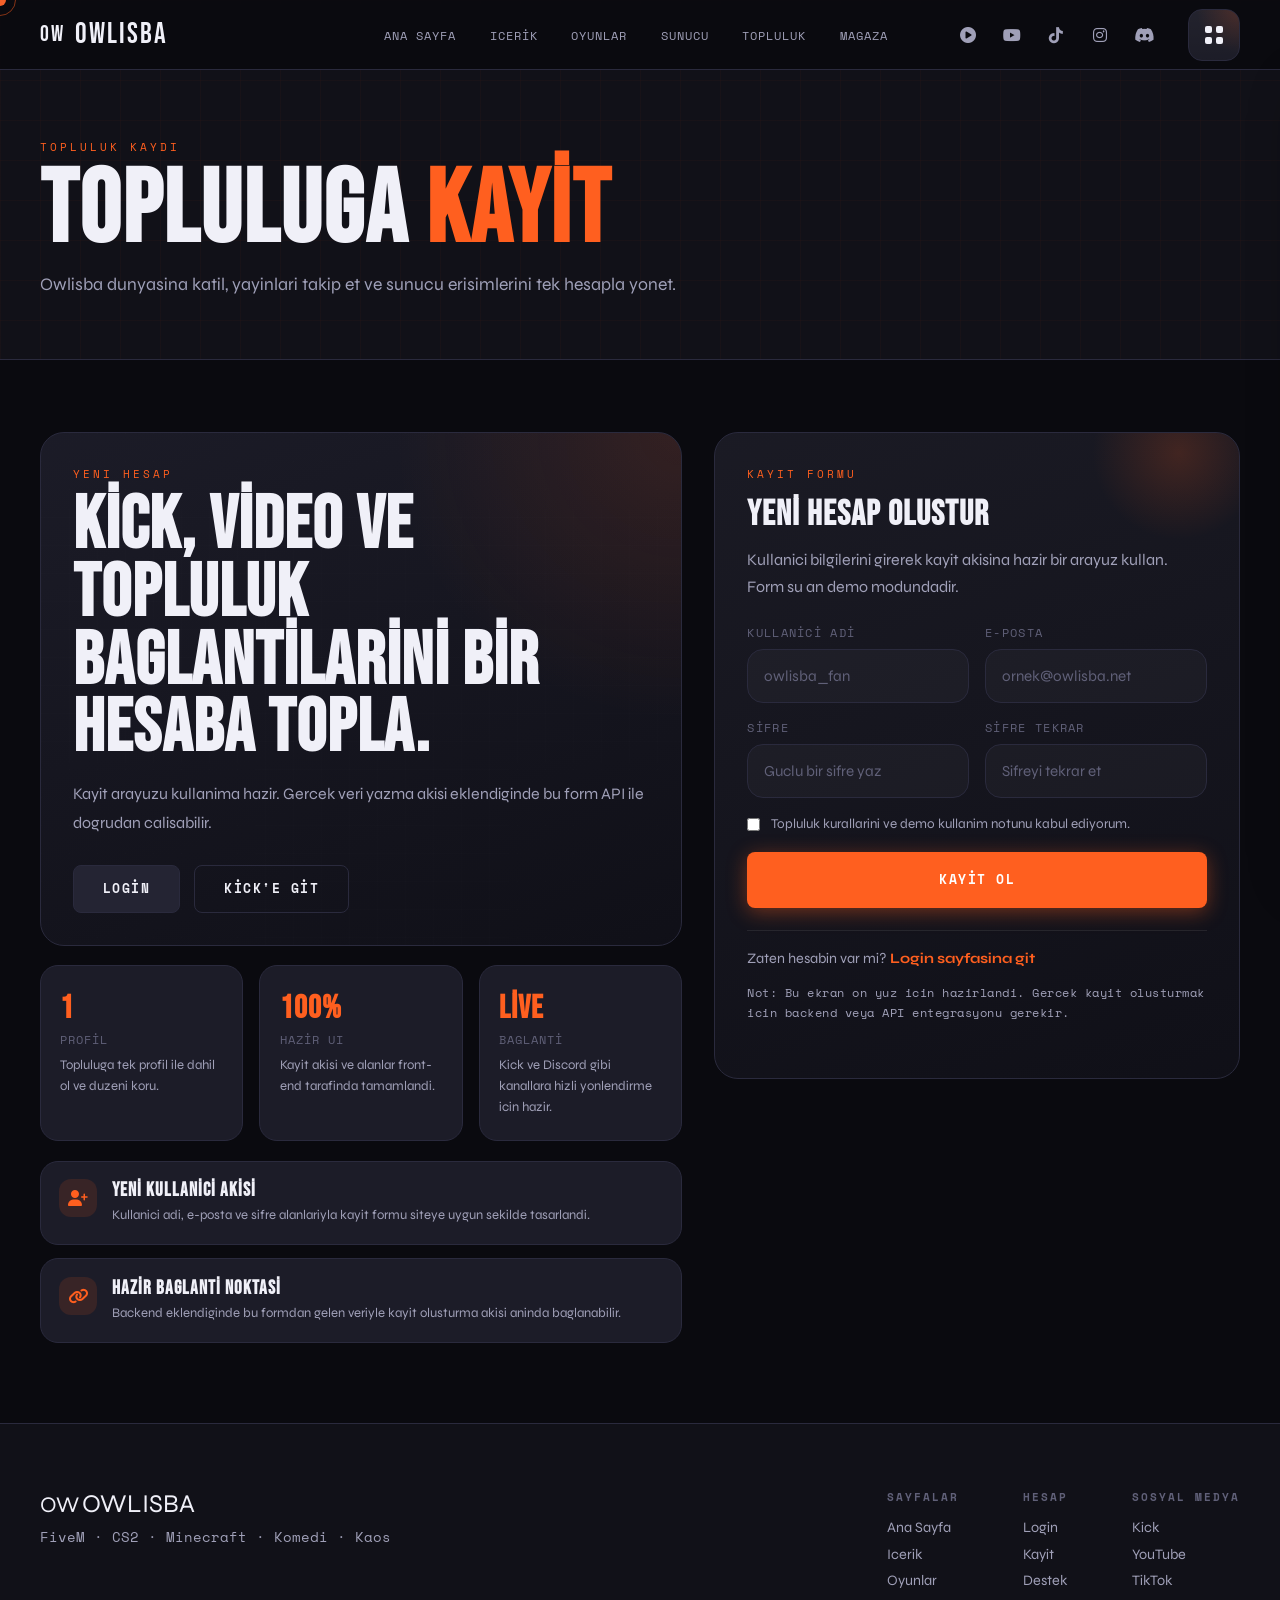
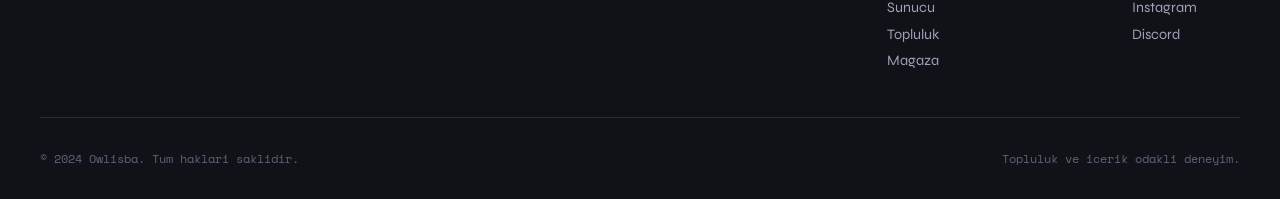
<file: owlisba2/register.html>
<!DOCTYPE html>
<html lang="tr">
<head>
  <meta charset="UTF-8" />
  <meta name="viewport" content="width=device-width, initial-scale=1.0" />
  <title>Kayit - OWLISBA</title>
  <link rel="stylesheet" href="style.css" />
  <link href="https://fonts.googleapis.com/css2?family=Bebas+Neue&family=Space+Mono:wght@400;700&family=Syne:wght@400;700;800&display=swap" rel="stylesheet" />
  <link rel="stylesheet" href="https://cdnjs.cloudflare.com/ajax/libs/font-awesome/6.5.0/css/all.min.css" />
</head>
<body>

<div class="cursor" id="cursor"></div>
<div class="cursor-trail" id="cursorTrail"></div>

<nav class="navbar" id="navbar">
  <div class="nav-logo">
    <span class="logo-owl">OW</span>
    <span class="logo-text"><a href="index.html">OWLISBA</a></span>
  </div>
  <ul class="nav-links">
    <li><a href="index.html">Ana Sayfa</a></li>
    <li><a href="videos.html">Icerik</a></li>
    <li><a href="games.html">Oyunlar</a></li>
    <li><a href="server.html">Sunucu</a></li>
    <li><a href="about.html">Topluluk</a></li>
    <li><a href="magaza.html">Magaza</a></li>
  </ul>
  <div class="nav-actions">
    <div class="nav-socials">
      <a href="https://kick.com/owlisba" target="_blank" title="Kick"><i class="fa-solid fa-circle-play"></i></a>
      <a href="https://www.youtube.com/channel/UC18YkoN4p_8Siqgl8_2wBgA" target="_blank" title="YouTube"><i class="fa-brands fa-youtube"></i></a>
      <a href="https://tiktok.com/@owlisba" target="_blank" title="TikTok"><i class="fa-brands fa-tiktok"></i></a>
      <a href="https://instagram.com/owlisba" target="_blank" title="Instagram"><i class="fa-brands fa-instagram"></i></a>
      <a href="https://discord.com/invite/f5wYekYN5y" target="_blank" title="Discord"><i class="fa-brands fa-discord"></i></a>
    </div>
    <button class="sidebar-toggle" id="sidebarToggle" type="button" aria-label="Sag paneli ac" aria-controls="sidePanel" aria-expanded="false">
      <span class="sidebar-toggle-grid" aria-hidden="true">
        <span></span>
        <span></span>
        <span></span>
        <span></span>
      </span>
    </button>
  </div>
</nav>

<div class="side-panel-backdrop" id="sidePanelBackdrop"></div>
<aside class="side-panel" id="sidePanel" aria-hidden="true">
  <div class="side-panel-inner">
    <div class="stream-focus-card kick-focus-card">
      <div class="stream-focus-head">
        <span class="stream-focus-tag">KICK</span>
        <span class="stream-focus-chip">CANLI</span>
      </div>
      <h3>@owlisba</h3>
      <p>Canli yayinlar ve anlik klipler icin Kick kanalina gec.</p>
      <a href="https://kick.com/owlisba" target="_blank" class="stream-focus-link">Yayina Git</a>
    </div>

    <div class="stream-focus-card minecraft-focus-card">
      <div class="stream-focus-head">
        <span class="stream-focus-tag">MINECRAFT</span>
        <span class="stream-focus-chip">ONLINE</span>
      </div>
      <h3>Hardcore Sunucu</h3>
      <p>play.owlisba.net ile baglan ve 1.21.x dunyasina katil.</p>
      <div class="stream-focus-meta">
        <span>47/100 Oyuncu</span>
        <span>1.21.x</span>
      </div>
    </div>

    <nav class="side-panel-nav">
      <a href="index.html"><span>01</span>Ana Sayfa</a>
      <a href="videos.html"><span>02</span>Icerik</a>
      <a href="games.html"><span>03</span>Oyunlar</a>
      <a href="server.html"><span>04</span>Sunucu</a>
      <a href="about.html"><span>05</span>Topluluk</a>
      <a href="magaza.html"><span>06</span>Magaza</a>
    </nav>

    <div class="auth-panel">
      <span class="side-panel-kicker">GIRIS ALANI</span>
      <div class="auth-actions">
        <a href="login.html" class="auth-btn auth-btn-primary">Login</a>
        <a href="register.html" class="auth-btn auth-btn-secondary">Kayit</a>
      </div>
    </div>
  </div>
</aside>

<div class="page-hero">
  <div class="page-hero-bg"></div>
  <div class="page-hero-content">
    <span class="section-tag">TOPLULUK KAYDI</span>
    <h1>Topluluga <span class="accent">Kayit</span></h1>
    <p>Owlisba dunyasina katil, yayinlari takip et ve sunucu erisimlerini tek hesapla yonet.</p>
  </div>
</div>

<section class="auth-section">
  <div class="auth-grid">
    <div class="auth-showcase">
      <div class="auth-showcase-card">
        <span class="section-tag">YENI HESAP</span>
        <h2>Kick, video ve topluluk baglantilarini bir hesaba topla.</h2>
        <p>Kayit arayuzu kullanima hazir. Gercek veri yazma akisi eklendiginde bu form API ile dogrudan calisabilir.</p>
        <div class="auth-showcase-actions">
          <a href="login.html" class="btn btn-secondary">Login</a>
          <a href="https://kick.com/owlisba" target="_blank" class="btn btn-outline">Kick'e Git</a>
        </div>
      </div>

      <div class="auth-showcase-metrics">
        <div class="auth-metric">
          <strong>1</strong>
          <span>Profil</span>
          <p>Topluluga tek profil ile dahil ol ve duzeni koru.</p>
        </div>
        <div class="auth-metric">
          <strong>100%</strong>
          <span>Hazir UI</span>
          <p>Kayit akisi ve alanlar front-end tarafinda tamamlandi.</p>
        </div>
        <div class="auth-metric">
          <strong>Live</strong>
          <span>Baglanti</span>
          <p>Kick ve Discord gibi kanallara hizli yonlendirme icin hazir.</p>
        </div>
      </div>

      <div class="auth-showcase-list">
        <div class="auth-showcase-item">
          <i class="fa-solid fa-user-plus"></i>
          <div>
            <strong>Yeni kullanici akisi</strong>
            <p>Kullanici adi, e-posta ve sifre alanlariyla kayit formu siteye uygun sekilde tasarlandi.</p>
          </div>
        </div>
        <div class="auth-showcase-item">
          <i class="fa-solid fa-link"></i>
          <div>
            <strong>Hazir baglanti noktasi</strong>
            <p>Backend eklendiginde bu formdan gelen veriyle kayit olusturma akisi aninda baglanabilir.</p>
          </div>
        </div>
      </div>
    </div>

    <div class="auth-form-card">
      <span class="section-tag">KAYIT FORMU</span>
      <h2>Yeni hesap olustur</h2>
      <p>Kullanici bilgilerini girerek kayit akisina hazir bir arayuz kullan. Form su an demo modundadir.</p>

      <form class="auth-form" data-auth-form data-auth-mode="register">
        <div class="auth-row">
          <div class="auth-field">
            <label for="registerName">Kullanici adi</label>
            <input id="registerName" name="username" type="text" placeholder="owlisba_fan" autocomplete="username" required />
          </div>
          <div class="auth-field">
            <label for="registerMail">E-posta</label>
            <input id="registerMail" name="email" type="email" placeholder="ornek@owlisba.net" autocomplete="email" required />
          </div>
        </div>

        <div class="auth-row">
          <div class="auth-field">
            <label for="registerPassword">Sifre</label>
            <input id="registerPassword" name="password" type="password" placeholder="Guclu bir sifre yaz" autocomplete="new-password" required />
          </div>
          <div class="auth-field">
            <label for="registerPasswordAgain">Sifre tekrar</label>
            <input id="registerPasswordAgain" name="password-repeat" type="password" placeholder="Sifreyi tekrar et" autocomplete="new-password" required />
          </div>
        </div>

        <label class="auth-check">
          <input type="checkbox" name="terms" required />
          <span>Topluluk kurallarini ve demo kullanim notunu kabul ediyorum.</span>
        </label>

        <button type="submit" class="btn btn-primary auth-submit">Kayit Ol</button>
        <div class="auth-status-box" data-auth-status></div>
      </form>

      <div class="auth-verification" data-email-verification aria-hidden="true">
        <div class="auth-verification-head">
          <span class="section-tag">E-POSTA DOGRULAMA</span>
          <h3>6 haneli kodu gir</h3>
          <p><strong data-verify-email>eposta@ornek.com</strong> adresine bir dogrulama kodu gonderildi varsayiliyor. Devam etmek icin kodu kutucuklara gir.</p>
        </div>

        <div class="auth-code-grid" data-code-grid>
          <input class="auth-code-input" type="text" inputmode="numeric" maxlength="1" data-code-digit aria-label="Kod hane 1" />
          <input class="auth-code-input" type="text" inputmode="numeric" maxlength="1" data-code-digit aria-label="Kod hane 2" />
          <input class="auth-code-input" type="text" inputmode="numeric" maxlength="1" data-code-digit aria-label="Kod hane 3" />
          <input class="auth-code-input" type="text" inputmode="numeric" maxlength="1" data-code-digit aria-label="Kod hane 4" />
          <input class="auth-code-input" type="text" inputmode="numeric" maxlength="1" data-code-digit aria-label="Kod hane 5" />
          <input class="auth-code-input" type="text" inputmode="numeric" maxlength="1" data-code-digit aria-label="Kod hane 6" />
        </div>

        <div class="auth-verification-actions">
          <button type="button" class="btn btn-primary auth-submit" data-verify-submit>Kodu Dogrula</button>
          <button type="button" class="btn btn-secondary auth-resend-btn" data-resend-code>Kodu Tekrar Gonder</button>
        </div>

        <div class="auth-status-box" data-verification-status></div>
      </div>

      <div class="auth-switch">
        Zaten hesabin var mi? <a href="login.html">Login sayfasina git</a>
      </div>
      <p class="auth-form-note">Not: Bu ekran on yuz icin hazirlandi. Gercek kayit olusturmak icin backend veya API entegrasyonu gerekir.</p>
    </div>
  </div>
</section>

<footer class="footer">
  <div class="footer-top">
    <div class="footer-brand">
      <span class="logo-owl">OW</span>
      <span class="logo-text">OWLISBA</span>
      <p>FiveM · CS2 · Minecraft · Komedi · Kaos</p>
    </div>
    <div class="footer-links">
      <div class="footer-col">
        <h4>Sayfalar</h4>
        <a href="index.html">Ana Sayfa</a>
        <a href="videos.html">Icerik</a>
        <a href="games.html">Oyunlar</a>
        <a href="server.html">Sunucu</a>
        <a href="about.html">Topluluk</a>
        <a href="magaza.html">Magaza</a>
      </div>
      <div class="footer-col">
        <h4>Hesap</h4>
        <a href="login.html">Login</a>
        <a href="register.html">Kayit</a>
        <a href="https://discord.com/invite/f5wYekYN5y" target="_blank">Destek</a>
      </div>
      <div class="footer-col">
        <h4>Sosyal Medya</h4>
        <a href="https://kick.com/owlisba" target="_blank">Kick</a>
        <a href="https://www.youtube.com/channel/UC18YkoN4p_8Siqgl8_2wBgA" target="_blank">YouTube</a>
        <a href="https://tiktok.com/@owlisba" target="_blank">TikTok</a>
        <a href="https://instagram.com/owlisba" target="_blank">Instagram</a>
        <a href="https://discord.com/invite/f5wYekYN5y" target="_blank">Discord</a>
      </div>
    </div>
  </div>
  <div class="footer-bottom">
    <p>© 2024 Owlisba. Tum haklari saklidir.</p>
    <p>Topluluk ve icerik odakli deneyim.</p>
  </div>
</footer>

<script src="main.js"></script>
</body>
</html>
</file>
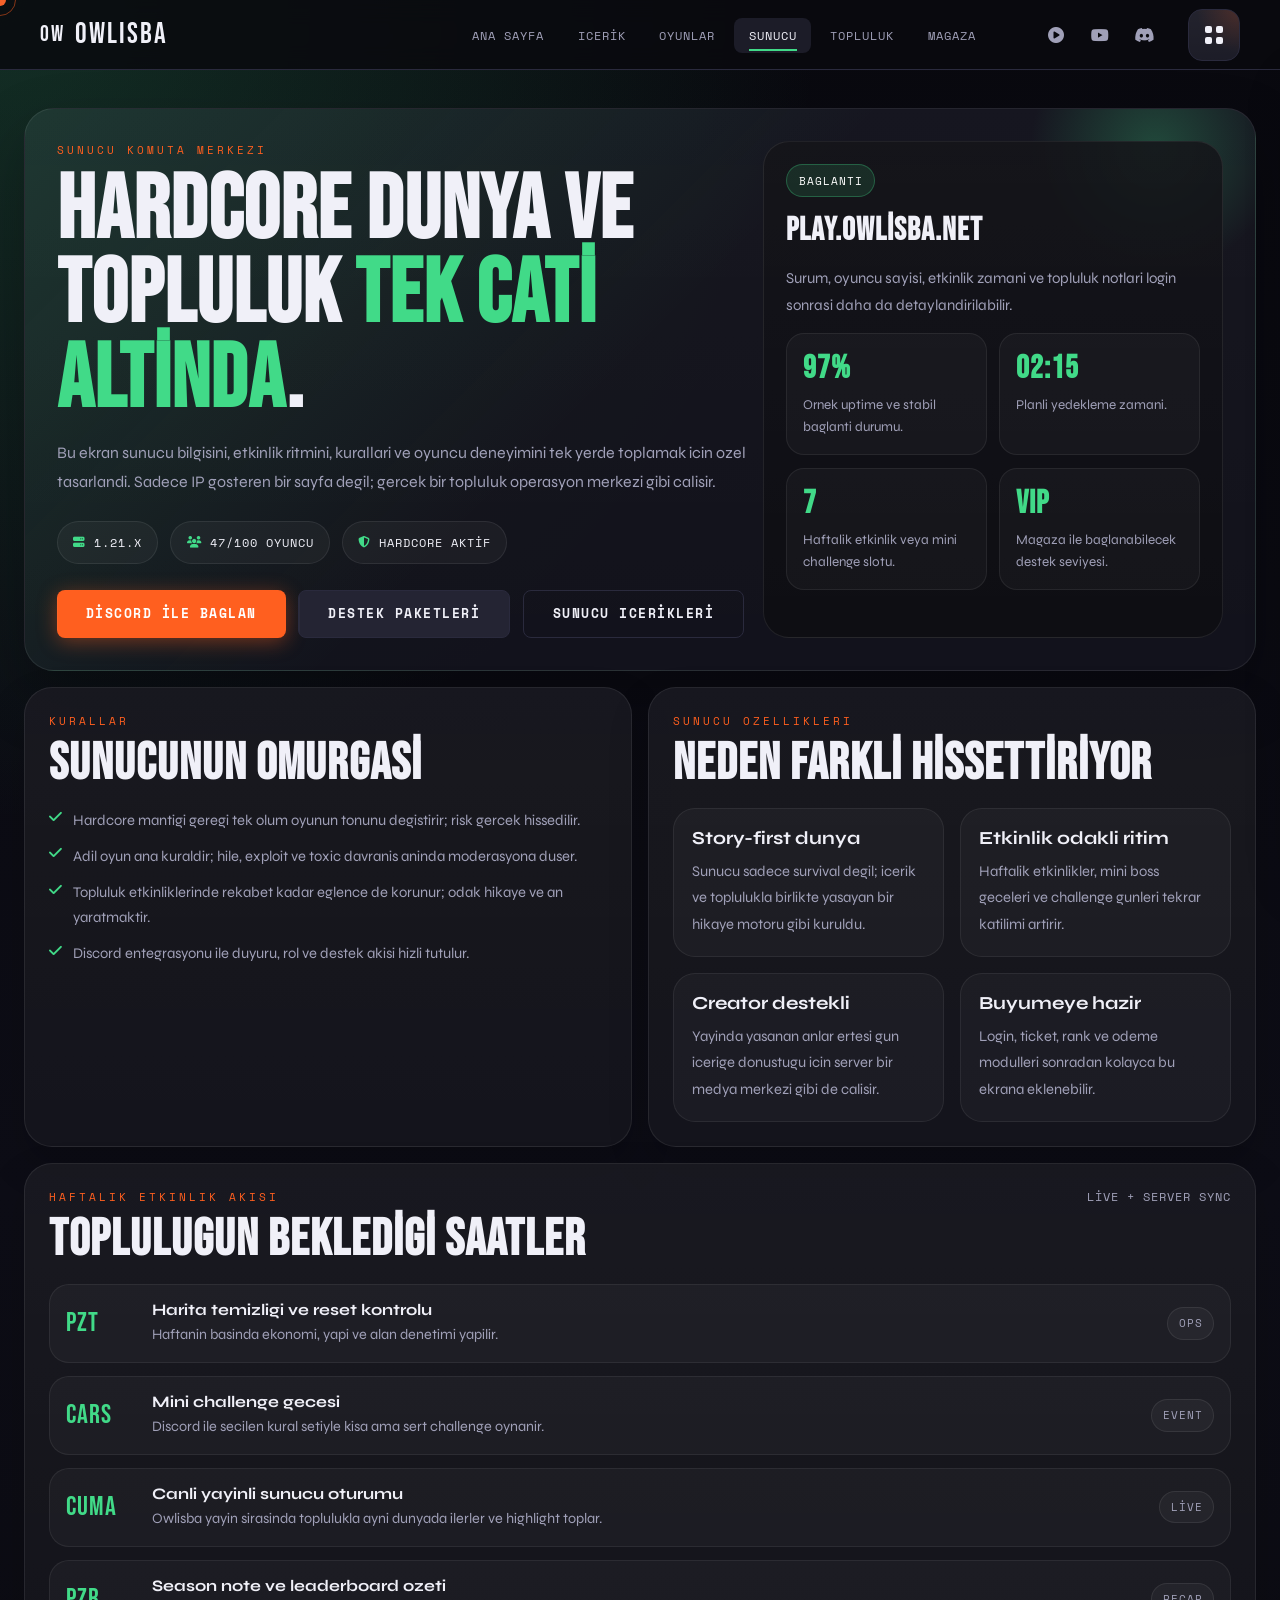
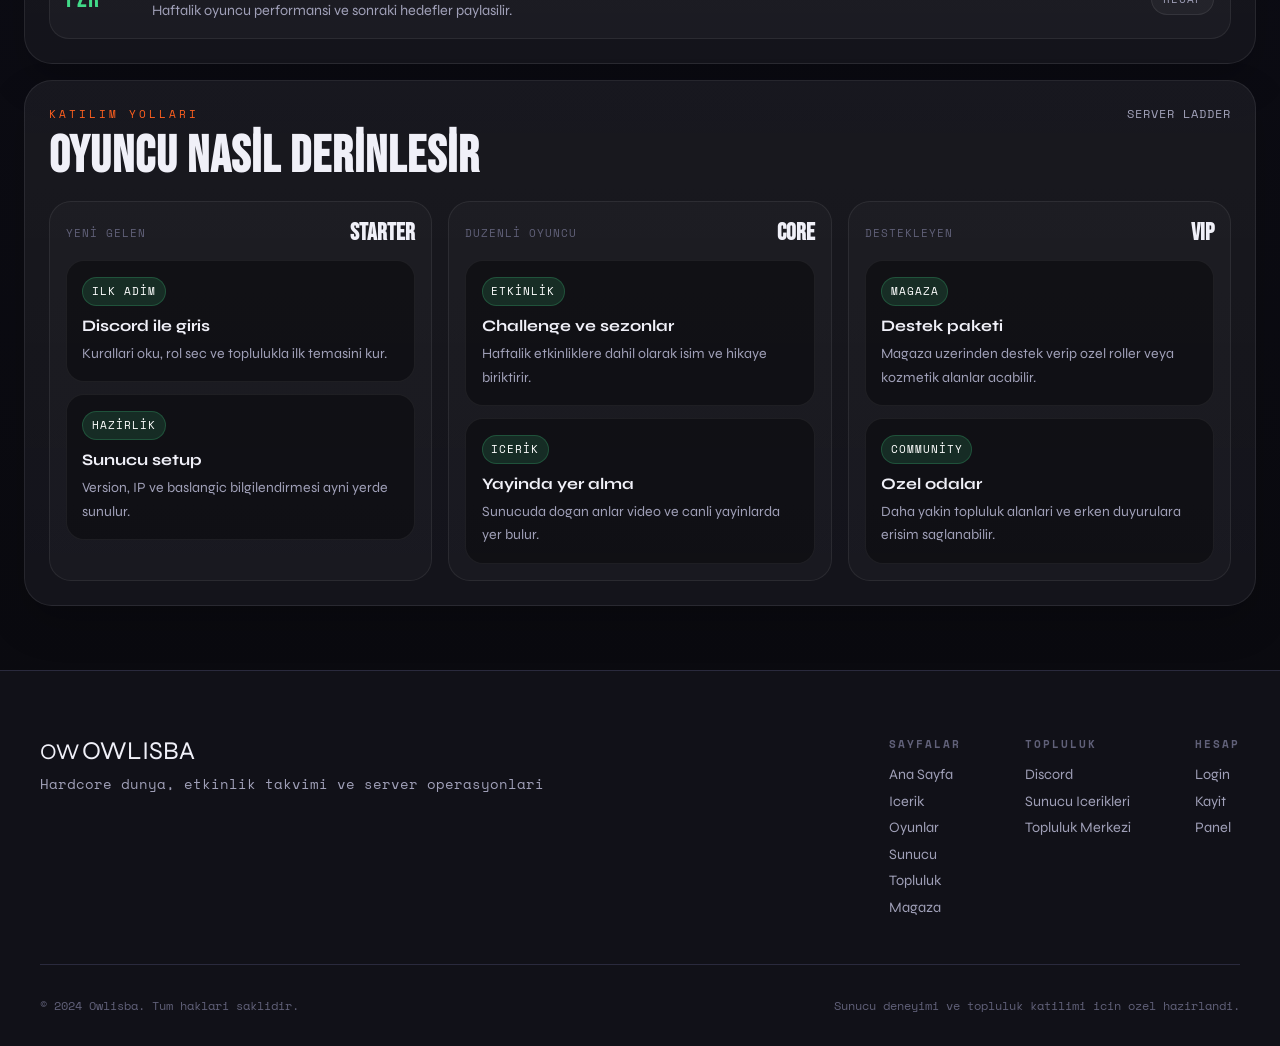
<file: owlisba2/server.html>
<!DOCTYPE html>
<html lang="tr">
<head>
  <meta charset="UTF-8" />
  <meta name="viewport" content="width=device-width, initial-scale=1.0" />
  <title>Sunucu - OWLISBA</title>
  <link rel="stylesheet" href="style.css" />
  <link href="https://fonts.googleapis.com/css2?family=Bebas+Neue&family=Space+Mono:wght@400;700&family=Syne:wght@400;700;800&display=swap" rel="stylesheet" />
  <link rel="stylesheet" href="https://cdnjs.cloudflare.com/ajax/libs/font-awesome/6.5.0/css/all.min.css" />
</head>
<body class="special-page page-server-hub">

<div class="cursor" id="cursor"></div>
<div class="cursor-trail" id="cursorTrail"></div>

<nav class="navbar" id="navbar">
  <div class="nav-logo">
    <span class="logo-owl">OW</span>
    <span class="logo-text"><a href="index.html">OWLISBA</a></span>
  </div>
  <ul class="nav-links">
    <li><a href="index.html">Ana Sayfa</a></li>
    <li><a href="videos.html">Icerik</a></li>
    <li><a href="games.html">Oyunlar</a></li>
    <li><a href="server.html" class="active">Sunucu</a></li>
    <li><a href="about.html">Topluluk</a></li>
    <li><a href="magaza.html">Magaza</a></li>
  </ul>
  <div class="nav-actions">
    <div class="nav-socials">
      <a href="https://kick.com/owlisba" target="_blank" title="Kick"><i class="fa-solid fa-circle-play"></i></a>
      <a href="https://www.youtube.com/channel/UC18YkoN4p_8Siqgl8_2wBgA" target="_blank" title="YouTube"><i class="fa-brands fa-youtube"></i></a>
      <a href="https://discord.com/invite/f5wYekYN5y" target="_blank" title="Discord"><i class="fa-brands fa-discord"></i></a>
    </div>
    <button class="sidebar-toggle" id="sidebarToggle" type="button" aria-label="Sag paneli ac" aria-controls="sidePanel" aria-expanded="false">
      <span class="sidebar-toggle-grid" aria-hidden="true">
        <span></span>
        <span></span>
        <span></span>
        <span></span>
      </span>
    </button>
  </div>
</nav>

<div class="mobile-menu" id="mobileMenu">
  <a href="index.html">Ana Sayfa</a>
  <a href="videos.html">Icerik</a>
  <a href="games.html">Oyunlar</a>
  <a href="server.html">Sunucu</a>
  <a href="about.html">Topluluk</a>
  <a href="magaza.html">Magaza</a>
</div>

<div class="side-panel-backdrop" id="sidePanelBackdrop"></div>
<aside class="side-panel" id="sidePanel" aria-hidden="true">
  <div class="side-panel-inner">
    <div class="stream-focus-card kick-focus-card">
      <div class="stream-focus-head">
        <span class="stream-focus-tag">SERVER</span>
        <span class="stream-focus-chip">ONLINE</span>
      </div>
      <h3>play.owlisba.net</h3>
      <p>Hardcore, etkinlik ve topluluk anlarini ayni dunyada birlestiren ana adres.</p>
      <a href="about.html" class="stream-focus-link">Topluluga Gec</a>
    </div>

    <div class="stream-focus-card minecraft-focus-card">
      <div class="stream-focus-head">
        <span class="stream-focus-tag">DROP</span>
        <span class="stream-focus-chip">STORE</span>
      </div>
      <h3>Destek paketleri</h3>
      <p>Sunucu icin ozel destek urunleri ve creator paketleri magaza sayfasinda yer alir.</p>
      <div class="stream-focus-meta">
        <span>VIP paketler</span>
        <span>Dijital urunler</span>
      </div>
    </div>

    <nav class="side-panel-nav">
      <a href="index.html"><span>01</span>Ana Sayfa</a>
      <a href="videos.html"><span>02</span>Icerik</a>
      <a href="games.html"><span>03</span>Oyunlar</a>
      <a href="server.html"><span>04</span>Sunucu</a>
      <a href="about.html"><span>05</span>Topluluk</a>
      <a href="magaza.html"><span>06</span>Magaza</a>
    </nav>

    <div class="auth-panel">
      <span class="side-panel-kicker">GIRIS ALANI</span>
      <div class="auth-actions">
        <a href="login.html" class="auth-btn auth-btn-primary">Login</a>
        <a href="register.html" class="auth-btn auth-btn-secondary">Kayit</a>
      </div>
    </div>
  </div>
</aside>

<main class="special-shell">
  <section class="special-hero reveal">
    <div class="special-hero-copy">
      <span class="section-tag">SUNUCU KOMUTA MERKEZI</span>
      <h1>Hardcore dunya ve topluluk <span class="accent-page">tek cati altinda</span>.</h1>
      <p>
        Bu ekran sunucu bilgisini, etkinlik ritmini, kurallari ve oyuncu deneyimini tek yerde toplamak icin ozel tasarlandi.
        Sadece IP gosteren bir sayfa degil; gercek bir topluluk operasyon merkezi gibi calisir.
      </p>
      <div class="special-chip-row">
        <span class="special-chip"><i class="fa-solid fa-server"></i> 1.21.x</span>
        <span class="special-chip"><i class="fa-solid fa-users"></i> 47/100 oyuncu</span>
        <span class="special-chip"><i class="fa-solid fa-shield-halved"></i> Hardcore aktif</span>
      </div>
      <div class="special-actions">
        <a href="https://discord.com/invite/f5wYekYN5y" target="_blank" class="btn btn-primary">Discord ile Baglan</a>
        <a href="magaza.html" class="btn btn-secondary">Destek Paketleri</a>
        <a href="videos.html" class="btn btn-outline">Sunucu Icerikleri</a>
      </div>
    </div>

    <aside class="special-panel reveal">
      <span class="special-kicker">BAGLANTI</span>
      <h3>play.owlisba.net</h3>
      <p>Surum, oyuncu sayisi, etkinlik zamani ve topluluk notlari login sonrasi daha da detaylandirilabilir.</p>
      <div class="special-metric-grid">
        <div class="special-metric">
          <strong>97%</strong>
          <span>Ornek uptime ve stabil baglanti durumu.</span>
        </div>
        <div class="special-metric">
          <strong>02:15</strong>
          <span>Planli yedekleme zamani.</span>
        </div>
        <div class="special-metric">
          <strong>7</strong>
          <span>Haftalik etkinlik veya mini challenge slotu.</span>
        </div>
        <div class="special-metric">
          <strong>VIP</strong>
          <span>Magaza ile baglanabilecek destek seviyesi.</span>
        </div>
      </div>
    </aside>
  </section>

  <section class="special-grid-two">
    <div class="special-section reveal">
      <div class="special-section-head">
        <div>
          <span class="section-tag">KURALLAR</span>
          <h2>Sunucunun omurgasi</h2>
        </div>
      </div>

      <ul class="special-list">
        <li><i class="fa-solid fa-check"></i><span>Hardcore mantigi geregi tek olum oyunun tonunu degistirir; risk gercek hissedilir.</span></li>
        <li><i class="fa-solid fa-check"></i><span>Adil oyun ana kuraldir; hile, exploit ve toxic davranis aninda moderasyona duser.</span></li>
        <li><i class="fa-solid fa-check"></i><span>Topluluk etkinliklerinde rekabet kadar eglence de korunur; odak hikaye ve an yaratmaktir.</span></li>
        <li><i class="fa-solid fa-check"></i><span>Discord entegrasyonu ile duyuru, rol ve destek akisi hizli tutulur.</span></li>
      </ul>
    </div>

    <div class="special-section reveal">
      <div class="special-section-head">
        <div>
          <span class="section-tag">SUNUCU OZELLIKLERI</span>
          <h2>Neden farkli hissettiriyor</h2>
        </div>
      </div>

      <div class="special-grid-two">
        <article class="special-card">
          <h3>Story-first dunya</h3>
          <p>Sunucu sadece survival degil; icerik ve toplulukla birlikte yasayan bir hikaye motoru gibi kuruldu.</p>
        </article>
        <article class="special-card">
          <h3>Etkinlik odakli ritim</h3>
          <p>Haftalik etkinlikler, mini boss geceleri ve challenge gunleri tekrar katilimi artirir.</p>
        </article>
        <article class="special-card">
          <h3>Creator destekli</h3>
          <p>Yayinda yasanan anlar ertesi gun icerige donustugu icin server bir medya merkezi gibi de calisir.</p>
        </article>
        <article class="special-card">
          <h3>Buyumeye hazir</h3>
          <p>Login, ticket, rank ve odeme modulleri sonradan kolayca bu ekrana eklenebilir.</p>
        </article>
      </div>
    </div>
  </section>

  <section class="special-section reveal">
    <div class="special-section-head">
      <div>
        <span class="section-tag">HAFTALIK ETKINLIK AKISI</span>
        <h2>Toplulugun bekledigi saatler</h2>
      </div>
      <span class="special-note">Live + server sync</span>
    </div>

    <div class="agenda-list">
      <div class="agenda-item">
        <div class="agenda-time">Pzt</div>
        <div class="agenda-main">
          <strong>Harita temizligi ve reset kontrolu</strong>
          <p>Haftanin basinda ekonomi, yapi ve alan denetimi yapilir.</p>
        </div>
        <span class="agenda-chip">Ops</span>
      </div>
      <div class="agenda-item">
        <div class="agenda-time">Cars</div>
        <div class="agenda-main">
          <strong>Mini challenge gecesi</strong>
          <p>Discord ile secilen kural setiyle kisa ama sert challenge oynanir.</p>
        </div>
        <span class="agenda-chip">Event</span>
      </div>
      <div class="agenda-item">
        <div class="agenda-time">Cuma</div>
        <div class="agenda-main">
          <strong>Canli yayinli sunucu oturumu</strong>
          <p>Owlisba yayin sirasinda toplulukla ayni dunyada ilerler ve highlight toplar.</p>
        </div>
        <span class="agenda-chip">Live</span>
      </div>
      <div class="agenda-item">
        <div class="agenda-time">Pzr</div>
        <div class="agenda-main">
          <strong>Season note ve leaderboard ozeti</strong>
          <p>Haftalik oyuncu performansi ve sonraki hedefler paylasilir.</p>
        </div>
        <span class="agenda-chip">Recap</span>
      </div>
    </div>
  </section>

  <section class="special-section reveal">
    <div class="special-section-head">
      <div>
        <span class="section-tag">KATILIM YOLLARI</span>
        <h2>Oyuncu nasil derinlesir</h2>
      </div>
      <span class="special-note">Server ladder</span>
    </div>

    <div class="lane-grid">
      <div class="lane-column">
        <div class="lane-head">
          <span>Yeni gelen</span>
          <strong>Starter</strong>
        </div>
        <div class="lane-card">
          <span class="lane-tag">Ilk adim</span>
          <h3>Discord ile giris</h3>
          <p>Kurallari oku, rol sec ve toplulukla ilk temasini kur.</p>
        </div>
        <div class="lane-card">
          <span class="lane-tag">Hazirlik</span>
          <h3>Sunucu setup</h3>
          <p>Version, IP ve baslangic bilgilendirmesi ayni yerde sunulur.</p>
        </div>
      </div>

      <div class="lane-column">
        <div class="lane-head">
          <span>Duzenli oyuncu</span>
          <strong>Core</strong>
        </div>
        <div class="lane-card">
          <span class="lane-tag">Etkinlik</span>
          <h3>Challenge ve sezonlar</h3>
          <p>Haftalik etkinliklere dahil olarak isim ve hikaye biriktirir.</p>
        </div>
        <div class="lane-card">
          <span class="lane-tag">Icerik</span>
          <h3>Yayinda yer alma</h3>
          <p>Sunucuda dogan anlar video ve canli yayinlarda yer bulur.</p>
        </div>
      </div>

      <div class="lane-column">
        <div class="lane-head">
          <span>Destekleyen</span>
          <strong>VIP</strong>
        </div>
        <div class="lane-card">
          <span class="lane-tag">Magaza</span>
          <h3>Destek paketi</h3>
          <p>Magaza uzerinden destek verip ozel roller veya kozmetik alanlar acabilir.</p>
        </div>
        <div class="lane-card">
          <span class="lane-tag">Community</span>
          <h3>Ozel odalar</h3>
          <p>Daha yakin topluluk alanlari ve erken duyurulara erisim saglanabilir.</p>
        </div>
      </div>
    </div>
  </section>
</main>

<footer class="footer">
  <div class="footer-top">
    <div class="footer-brand">
      <span class="logo-owl">OW</span>
      <span class="logo-text">OWLISBA</span>
      <p>Hardcore dunya, etkinlik takvimi ve server operasyonlari</p>
    </div>
    <div class="footer-links">
      <div class="footer-col">
        <h4>Sayfalar</h4>
        <a href="index.html">Ana Sayfa</a>
        <a href="videos.html">Icerik</a>
        <a href="games.html">Oyunlar</a>
        <a href="server.html">Sunucu</a>
        <a href="about.html">Topluluk</a>
        <a href="magaza.html">Magaza</a>
      </div>
      <div class="footer-col">
        <h4>Topluluk</h4>
        <a href="https://discord.com/invite/f5wYekYN5y" target="_blank">Discord</a>
        <a href="videos.html">Sunucu Icerikleri</a>
        <a href="about.html">Topluluk Merkezi</a>
      </div>
      <div class="footer-col">
        <h4>Hesap</h4>
        <a href="login.html">Login</a>
        <a href="register.html">Kayit</a>
        <a href="dashboard.html">Panel</a>
      </div>
    </div>
  </div>
  <div class="footer-bottom">
    <p>© 2024 Owlisba. Tum haklari saklidir.</p>
    <p>Sunucu deneyimi ve topluluk katilimi icin ozel hazirlandi.</p>
  </div>
</footer>

<script src="main.js"></script>
</body>
</html>
</file>
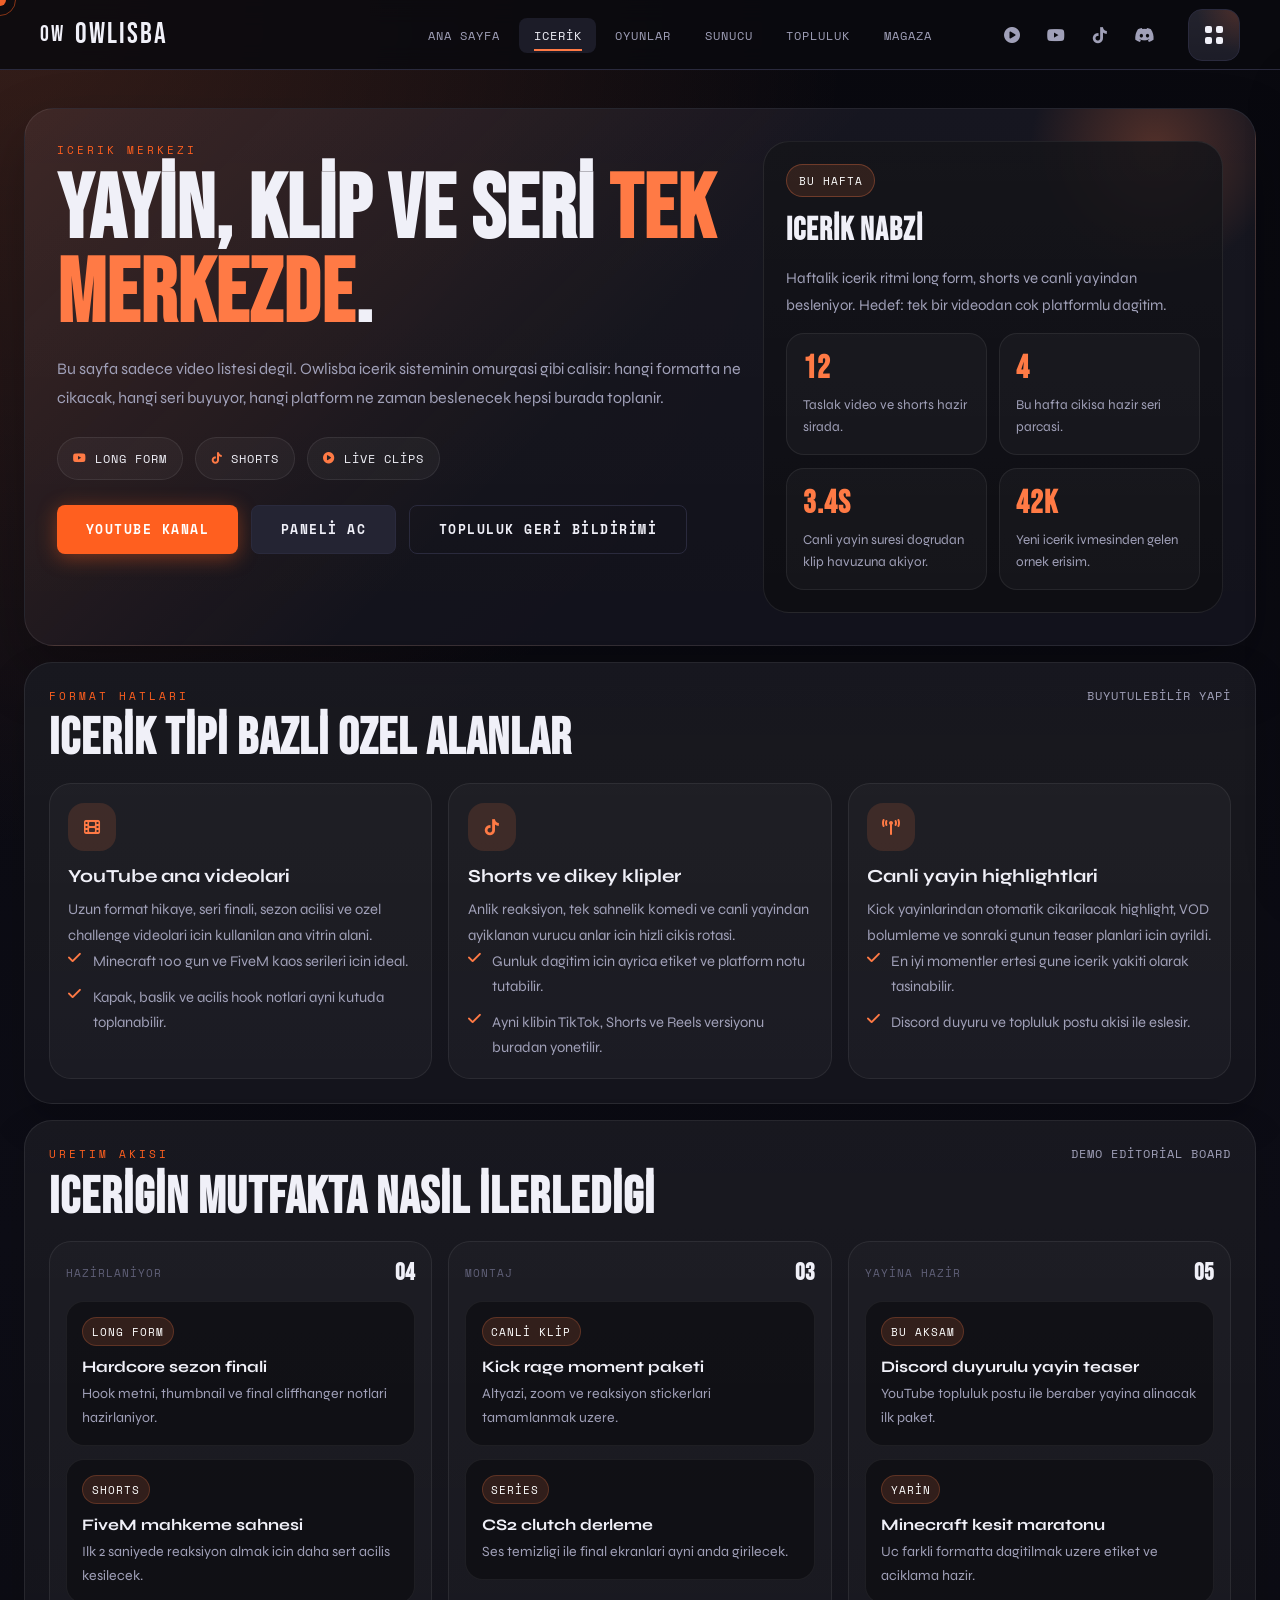
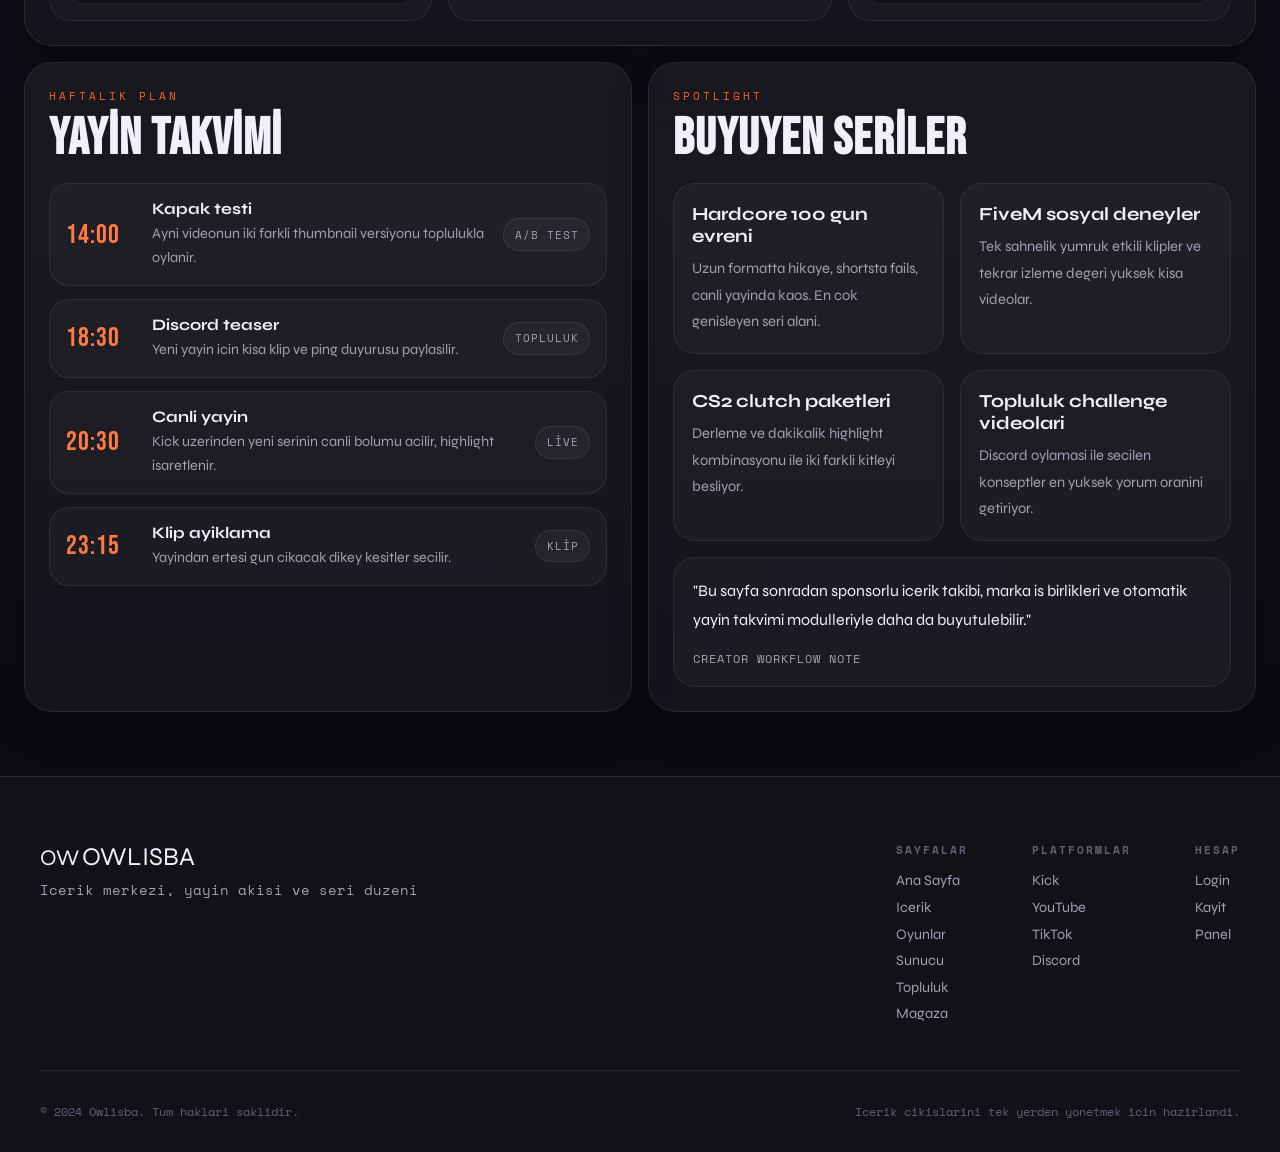
<file: owlisba2/videos.html>
<!DOCTYPE html>
<html lang="tr">
<head>
  <meta charset="UTF-8" />
  <meta name="viewport" content="width=device-width, initial-scale=1.0" />
  <title>Icerik - OWLISBA</title>
  <link rel="stylesheet" href="style.css" />
  <link href="https://fonts.googleapis.com/css2?family=Bebas+Neue&family=Space+Mono:wght@400;700&family=Syne:wght@400;700;800&display=swap" rel="stylesheet" />
  <link rel="stylesheet" href="https://cdnjs.cloudflare.com/ajax/libs/font-awesome/6.5.0/css/all.min.css" />
</head>
<body class="special-page page-content-hub">

<div class="cursor" id="cursor"></div>
<div class="cursor-trail" id="cursorTrail"></div>

<nav class="navbar" id="navbar">
  <div class="nav-logo">
    <span class="logo-owl">OW</span>
    <span class="logo-text"><a href="index.html">OWLISBA</a></span>
  </div>
  <ul class="nav-links">
    <li><a href="index.html">Ana Sayfa</a></li>
    <li><a href="videos.html" class="active">Icerik</a></li>
    <li><a href="games.html">Oyunlar</a></li>
    <li><a href="server.html">Sunucu</a></li>
    <li><a href="about.html">Topluluk</a></li>
    <li><a href="magaza.html">Magaza</a></li>
  </ul>
  <div class="nav-actions">
    <div class="nav-socials">
      <a href="https://kick.com/owlisba" target="_blank" title="Kick"><i class="fa-solid fa-circle-play"></i></a>
      <a href="https://www.youtube.com/channel/UC18YkoN4p_8Siqgl8_2wBgA" target="_blank" title="YouTube"><i class="fa-brands fa-youtube"></i></a>
      <a href="https://tiktok.com/@owlisba" target="_blank" title="TikTok"><i class="fa-brands fa-tiktok"></i></a>
      <a href="https://discord.com/invite/f5wYekYN5y" target="_blank" title="Discord"><i class="fa-brands fa-discord"></i></a>
    </div>
    <button class="sidebar-toggle" id="sidebarToggle" type="button" aria-label="Sag paneli ac" aria-controls="sidePanel" aria-expanded="false">
      <span class="sidebar-toggle-grid" aria-hidden="true">
        <span></span>
        <span></span>
        <span></span>
        <span></span>
      </span>
    </button>
  </div>
</nav>

<div class="mobile-menu" id="mobileMenu">
  <a href="index.html">Ana Sayfa</a>
  <a href="videos.html">Icerik</a>
  <a href="games.html">Oyunlar</a>
  <a href="server.html">Sunucu</a>
  <a href="about.html">Topluluk</a>
  <a href="magaza.html">Magaza</a>
</div>

<div class="side-panel-backdrop" id="sidePanelBackdrop"></div>
<aside class="side-panel" id="sidePanel" aria-hidden="true">
  <div class="side-panel-inner">
    <div class="stream-focus-card kick-focus-card">
      <div class="stream-focus-head">
        <span class="stream-focus-tag">LIVE</span>
        <span class="stream-focus-chip">KICK</span>
      </div>
      <h3>Icerik Akisi</h3>
      <p>Canli yayinlar, klipler ve yeni video cikislari ayni takvimden yonetiliyor.</p>
      <a href="https://kick.com/owlisba" target="_blank" class="stream-focus-link">Canliya Git</a>
    </div>

    <div class="stream-focus-card minecraft-focus-card">
      <div class="stream-focus-head">
        <span class="stream-focus-tag">DROP</span>
        <span class="stream-focus-chip">MAGAZA</span>
      </div>
      <h3>Yeni urunler</h3>
      <p>Yeni drop ve creator paketleri icin magaza sayfasini ac.</p>
      <div class="stream-focus-meta">
        <span>3 yeni urun</span>
        <span>Sinirli stok</span>
      </div>
    </div>

    <nav class="side-panel-nav">
      <a href="index.html"><span>01</span>Ana Sayfa</a>
      <a href="videos.html"><span>02</span>Icerik</a>
      <a href="games.html"><span>03</span>Oyunlar</a>
      <a href="server.html"><span>04</span>Sunucu</a>
      <a href="about.html"><span>05</span>Topluluk</a>
      <a href="magaza.html"><span>06</span>Magaza</a>
    </nav>

    <div class="auth-panel">
      <span class="side-panel-kicker">GIRIS ALANI</span>
      <div class="auth-actions">
        <a href="login.html" class="auth-btn auth-btn-primary">Login</a>
        <a href="register.html" class="auth-btn auth-btn-secondary">Kayit</a>
      </div>
    </div>
  </div>
</aside>

<main class="special-shell">
  <section class="special-hero reveal">
    <div class="special-hero-copy">
      <span class="section-tag">ICERIK MERKEZI</span>
      <h1>Yayin, klip ve seri <span class="accent-page">tek merkezde</span>.</h1>
      <p>
        Bu sayfa sadece video listesi degil. Owlisba icerik sisteminin omurgasi gibi calisir: hangi formatta ne cikacak,
        hangi seri buyuyor, hangi platform ne zaman beslenecek hepsi burada toplanir.
      </p>
      <div class="special-chip-row">
        <span class="special-chip"><i class="fa-brands fa-youtube"></i> Long form</span>
        <span class="special-chip"><i class="fa-brands fa-tiktok"></i> Shorts</span>
        <span class="special-chip"><i class="fa-solid fa-circle-play"></i> Live clips</span>
      </div>
      <div class="special-actions">
        <a href="https://www.youtube.com/channel/UC18YkoN4p_8Siqgl8_2wBgA" target="_blank" class="btn btn-primary">YouTube Kanal</a>
        <a href="dashboard.html" class="btn btn-secondary">Paneli Ac</a>
        <a href="about.html" class="btn btn-outline">Topluluk Geri Bildirimi</a>
      </div>
    </div>

    <aside class="special-panel reveal">
      <span class="special-kicker">BU HAFTA</span>
      <h3>Icerik Nabzi</h3>
      <p>Haftalik icerik ritmi long form, shorts ve canli yayindan besleniyor. Hedef: tek bir videodan cok platformlu dagitim.</p>
      <div class="special-metric-grid">
        <div class="special-metric">
          <strong>12</strong>
          <span>Taslak video ve shorts hazir sirada.</span>
        </div>
        <div class="special-metric">
          <strong>4</strong>
          <span>Bu hafta cikisa hazir seri parcasi.</span>
        </div>
        <div class="special-metric">
          <strong>3.4s</strong>
          <span>Canli yayin suresi dogrudan klip havuzuna akiyor.</span>
        </div>
        <div class="special-metric">
          <strong>42K</strong>
          <span>Yeni icerik ivmesinden gelen ornek erisim.</span>
        </div>
      </div>
    </aside>
  </section>

  <section class="special-section reveal">
    <div class="special-section-head">
      <div>
        <span class="section-tag">FORMAT HATLARI</span>
        <h2>Icerik tipi bazli ozel alanlar</h2>
      </div>
      <span class="special-note">Buyutulebilir yapi</span>
    </div>

    <div class="special-grid-three">
      <article class="special-card">
        <div class="special-card-icon"><i class="fa-solid fa-film"></i></div>
        <h3>YouTube ana videolari</h3>
        <p>Uzun format hikaye, seri finali, sezon acilisi ve ozel challenge videolari icin kullanilan ana vitrin alani.</p>
        <ul class="special-list">
          <li><i class="fa-solid fa-check"></i><span>Minecraft 100 gun ve FiveM kaos serileri icin ideal.</span></li>
          <li><i class="fa-solid fa-check"></i><span>Kapak, baslik ve acilis hook notlari ayni kutuda toplanabilir.</span></li>
        </ul>
      </article>

      <article class="special-card">
        <div class="special-card-icon"><i class="fa-brands fa-tiktok"></i></div>
        <h3>Shorts ve dikey klipler</h3>
        <p>Anlik reaksiyon, tek sahnelik komedi ve canli yayindan ayiklanan vurucu anlar icin hizli cikis rotasi.</p>
        <ul class="special-list">
          <li><i class="fa-solid fa-check"></i><span>Gunluk dagitim icin ayrica etiket ve platform notu tutabilir.</span></li>
          <li><i class="fa-solid fa-check"></i><span>Ayni klibin TikTok, Shorts ve Reels versiyonu buradan yonetilir.</span></li>
        </ul>
      </article>

      <article class="special-card">
        <div class="special-card-icon"><i class="fa-solid fa-tower-broadcast"></i></div>
        <h3>Canli yayin highlightlari</h3>
        <p>Kick yayinlarindan otomatik cikarilacak highlight, VOD bolumleme ve sonraki gunun teaser planlari icin ayrildi.</p>
        <ul class="special-list">
          <li><i class="fa-solid fa-check"></i><span>En iyi momentler ertesi gune icerik yakiti olarak tasinabilir.</span></li>
          <li><i class="fa-solid fa-check"></i><span>Discord duyuru ve topluluk postu akisi ile eslesir.</span></li>
        </ul>
      </article>
    </div>
  </section>

  <section class="special-section reveal">
    <div class="special-section-head">
      <div>
        <span class="section-tag">URETIM AKISI</span>
        <h2>Icerigin mutfakta nasil ilerledigi</h2>
      </div>
      <span class="special-note">Demo editorial board</span>
    </div>

    <div class="lane-grid">
      <div class="lane-column">
        <div class="lane-head">
          <span>Hazirlaniyor</span>
          <strong>04</strong>
        </div>
        <div class="lane-card">
          <span class="lane-tag">Long form</span>
          <h3>Hardcore sezon finali</h3>
          <p>Hook metni, thumbnail ve final cliffhanger notlari hazirlaniyor.</p>
        </div>
        <div class="lane-card">
          <span class="lane-tag">Shorts</span>
          <h3>FiveM mahkeme sahnesi</h3>
          <p>Ilk 2 saniyede reaksiyon almak icin daha sert acilis kesilecek.</p>
        </div>
      </div>

      <div class="lane-column">
        <div class="lane-head">
          <span>Montaj</span>
          <strong>03</strong>
        </div>
        <div class="lane-card">
          <span class="lane-tag">Canli klip</span>
          <h3>Kick rage moment paketi</h3>
          <p>Altyazi, zoom ve reaksiyon stickerlari tamamlanmak uzere.</p>
        </div>
        <div class="lane-card">
          <span class="lane-tag">Series</span>
          <h3>CS2 clutch derleme</h3>
          <p>Ses temizligi ile final ekranlari ayni anda girilecek.</p>
        </div>
      </div>

      <div class="lane-column">
        <div class="lane-head">
          <span>Yayina hazir</span>
          <strong>05</strong>
        </div>
        <div class="lane-card">
          <span class="lane-tag">Bu aksam</span>
          <h3>Discord duyurulu yayin teaser</h3>
          <p>YouTube topluluk postu ile beraber yayina alinacak ilk paket.</p>
        </div>
        <div class="lane-card">
          <span class="lane-tag">Yarin</span>
          <h3>Minecraft kesit maratonu</h3>
          <p>Uc farkli formatta dagitilmak uzere etiket ve aciklama hazir.</p>
        </div>
      </div>
    </div>
  </section>

  <section class="special-grid-two">
    <div class="special-section reveal">
      <div class="special-section-head">
        <div>
          <span class="section-tag">HAFTALIK PLAN</span>
          <h2>Yayin takvimi</h2>
        </div>
      </div>

      <div class="agenda-list">
        <div class="agenda-item">
          <div class="agenda-time">14:00</div>
          <div class="agenda-main">
            <strong>Kapak testi</strong>
            <p>Ayni videonun iki farkli thumbnail versiyonu toplulukla oylanir.</p>
          </div>
          <span class="agenda-chip">A/B Test</span>
        </div>
        <div class="agenda-item">
          <div class="agenda-time">18:30</div>
          <div class="agenda-main">
            <strong>Discord teaser</strong>
            <p>Yeni yayin icin kisa klip ve ping duyurusu paylasilir.</p>
          </div>
          <span class="agenda-chip">Topluluk</span>
        </div>
        <div class="agenda-item">
          <div class="agenda-time">20:30</div>
          <div class="agenda-main">
            <strong>Canli yayin</strong>
            <p>Kick uzerinden yeni serinin canli bolumu acilir, highlight isaretlenir.</p>
          </div>
          <span class="agenda-chip">Live</span>
        </div>
        <div class="agenda-item">
          <div class="agenda-time">23:15</div>
          <div class="agenda-main">
            <strong>Klip ayiklama</strong>
            <p>Yayindan ertesi gun cikacak dikey kesitler secilir.</p>
          </div>
          <span class="agenda-chip">Klip</span>
        </div>
      </div>
    </div>

    <div class="special-section reveal">
      <div class="special-section-head">
        <div>
          <span class="section-tag">SPOTLIGHT</span>
          <h2>Buyuyen seriler</h2>
        </div>
      </div>

      <div class="special-grid-two">
        <article class="special-card">
          <h3>Hardcore 100 gun evreni</h3>
          <p>Uzun formatta hikaye, shortsta fails, canli yayinda kaos. En cok genisleyen seri alani.</p>
        </article>
        <article class="special-card">
          <h3>FiveM sosyal deneyler</h3>
          <p>Tek sahnelik yumruk etkili klipler ve tekrar izleme degeri yuksek kisa videolar.</p>
        </article>
        <article class="special-card">
          <h3>CS2 clutch paketleri</h3>
          <p>Derleme ve dakikalik highlight kombinasyonu ile iki farkli kitleyi besliyor.</p>
        </article>
        <article class="special-card">
          <h3>Topluluk challenge videolari</h3>
          <p>Discord oylamasi ile secilen konseptler en yuksek yorum oranini getiriyor.</p>
        </article>
      </div>

      <div class="special-quote" style="margin-top:1rem;">
        <p>"Bu sayfa sonradan sponsorlu icerik takibi, marka is birlikleri ve otomatik yayin takvimi modulleriyle daha da buyutulebilir."</p>
        <span>Creator workflow note</span>
      </div>
    </div>
  </section>
</main>

<footer class="footer">
  <div class="footer-top">
    <div class="footer-brand">
      <span class="logo-owl">OW</span>
      <span class="logo-text">OWLISBA</span>
      <p>Icerik merkezi, yayin akisi ve seri duzeni</p>
    </div>
    <div class="footer-links">
      <div class="footer-col">
        <h4>Sayfalar</h4>
        <a href="index.html">Ana Sayfa</a>
        <a href="videos.html">Icerik</a>
        <a href="games.html">Oyunlar</a>
        <a href="server.html">Sunucu</a>
        <a href="about.html">Topluluk</a>
        <a href="magaza.html">Magaza</a>
      </div>
      <div class="footer-col">
        <h4>Platformlar</h4>
        <a href="https://kick.com/owlisba" target="_blank">Kick</a>
        <a href="https://www.youtube.com/channel/UC18YkoN4p_8Siqgl8_2wBgA" target="_blank">YouTube</a>
        <a href="https://tiktok.com/@owlisba" target="_blank">TikTok</a>
        <a href="https://discord.com/invite/f5wYekYN5y" target="_blank">Discord</a>
      </div>
      <div class="footer-col">
        <h4>Hesap</h4>
        <a href="login.html">Login</a>
        <a href="register.html">Kayit</a>
        <a href="dashboard.html">Panel</a>
      </div>
    </div>
  </div>
  <div class="footer-bottom">
    <p>© 2024 Owlisba. Tum haklari saklidir.</p>
    <p>Icerik cikislarini tek yerden yonetmek icin hazirlandi.</p>
  </div>
</footer>

<script src="main.js"></script>
</body>
</html>
</file>
<file: owlisba2/style.css>
/* =============================================
   OWLISBA — MAIN STYLESHEET
   Dark Gaming / Brutalist / High Energy
   ============================================= */

:root {
  --bg: #0a0a0f;
  --bg2: #111118;
  --bg3: #16161f;
  --surface: #1c1c28;
  --surface2: #242433;
  --border: #2a2a3d;
  --accent: #ff5f1f;
  --accent2: #ff8c42;
  --accent-glow: rgba(255, 95, 31, 0.3);
  --green: #39ff14;
  --yellow: #ffe600;
  --blue: #00b4ff;
  --purple: #9b59ff;
  --text: #f0f0f8;
  --text2: #a0a0b8;
  --text3: #606078;
  --minecraft: #5b8c2a;
  --fivem: #e74c3c;
  --cs2: #f39c12;
  --font-display: 'Bebas Neue', sans-serif;
  --font-body: 'Syne', sans-serif;
  --font-mono: 'Space Mono', monospace;
  --radius: 8px;
  --transition: 0.3s cubic-bezier(0.4, 0, 0.2, 1);
}

*, *::before, *::after { box-sizing: border-box; margin: 0; padding: 0; }

html { scroll-behavior: smooth; }

body {
  background: var(--bg);
  color: var(--text);
  font-family: var(--font-body);
  overflow-x: hidden;
  cursor: none;
}

a { text-decoration: none; color: inherit; }
img { max-width: 100%; }

/* ====== CUSTOM CURSOR ====== */
.cursor {
  width: 12px; height: 12px;
  background: var(--accent);
  border-radius: 50%;
  position: fixed; top: 0; left: 0;
  pointer-events: none; z-index: 9999;
  transform: translate(-50%, -50%);
  transition: width 0.2s, height 0.2s, background 0.2s;
  mix-blend-mode: exclusion;
}
.cursor-trail {
  width: 32px; height: 32px;
  border: 1.5px solid var(--accent);
  border-radius: 50%;
  position: fixed; top: 0; left: 0;
  pointer-events: none; z-index: 9998;
  transform: translate(-50%, -50%);
  transition: all 0.12s ease;
  opacity: 0.5;
}
body:hover .cursor { opacity: 1; }

/* ====== NAVBAR ====== */
.navbar {
  position: fixed; top: 0; left: 0; right: 0;
  z-index: 1000;
  display: flex; align-items: center; gap: 2rem;
  padding: 0 2.5rem;
  height: 70px;
  background: rgba(10, 10, 15, 0.85);
  backdrop-filter: blur(12px);
  border-bottom: 1px solid var(--border);
  transition: var(--transition);
}
.navbar.scrolled { background: rgba(10, 10, 15, 0.97); }

.nav-logo {
  display: flex; align-items: center; gap: 0.6rem;
  font-family: var(--font-display);
  font-size: 1.8rem;
  letter-spacing: 2px;
  flex-shrink: 0;
}
.logo-owl { font-size: 1.4rem; }
.logo-text { color: var(--text); }
.logo-text:hover { color: var(--accent); }

.nav-links {
  display: flex; gap: 0.3rem; list-style: none;
  margin-left: auto;
}
.nav-links a {
  font-family: var(--font-mono);
  font-size: 0.78rem;
  letter-spacing: 1px;
  text-transform: uppercase;
  color: var(--text2);
  padding: 0.5rem 0.9rem;
  border-radius: var(--radius);
  transition: var(--transition);
  position: relative;
}
.nav-links a::after {
  content: '';
  position: absolute; bottom: 2px; left: 50%; right: 50%;
  height: 2px; background: var(--accent);
  transition: var(--transition);
}
.nav-links a:hover, .nav-links a.active {
  color: var(--text);
  background: var(--surface);
}
.nav-links a:hover::after, .nav-links a.active::after {
  left: 0.9rem; right: 0.9rem;
}

.nav-socials {
  display: flex; gap: 0.5rem; align-items: center;
}
.nav-actions {
  display: flex;
  align-items: center;
  gap: 0.8rem;
  margin-left: 1rem;
}
.nav-socials a {
  width: 36px; height: 36px;
  display: grid; place-items: center;
  border-radius: var(--radius);
  color: var(--text2);
  font-size: 1rem;
  transition: var(--transition);
  border: 1px solid transparent;
}
.nav-socials a:hover {
  color: var(--accent);
  background: var(--surface);
  border-color: var(--border);
  transform: translateY(-2px);
}

.sidebar-toggle {
  width: 52px; height: 52px;
  display: grid; place-items: center;
  margin-left: 0.8rem;
  border-radius: 14px;
  border: 1px solid var(--border);
  background:
    linear-gradient(180deg, rgba(255,255,255,0.04), rgba(255,255,255,0.01)),
    rgba(28,28,40,0.92);
  cursor: none;
  position: relative;
  overflow: hidden;
  transition: transform 0.35s ease, border-color 0.35s ease, box-shadow 0.35s ease, background 0.35s ease;
}
.sidebar-toggle::before {
  content: '';
  position: absolute; inset: 0;
  background: radial-gradient(circle at top right, rgba(255,95,31,0.26), transparent 60%);
  opacity: 0.7;
  transition: opacity 0.35s ease;
}
.sidebar-toggle:hover {
  transform: translateY(-2px);
  border-color: rgba(255,95,31,0.5);
  box-shadow: 0 16px 30px rgba(255,95,31,0.12);
}
.sidebar-toggle:focus-visible {
  outline: 2px solid var(--accent);
  outline-offset: 2px;
}
.sidebar-toggle-grid {
  position: relative;
  z-index: 1;
  width: 18px; height: 18px;
  display: grid;
  grid-template-columns: repeat(2, 1fr);
  gap: 4px;
  transition: transform 0.4s cubic-bezier(0.22, 1, 0.36, 1);
}
.sidebar-toggle-grid span {
  background: var(--text);
  border-radius: 2px;
  transition: transform 0.35s ease, background 0.35s ease, box-shadow 0.35s ease;
}

body.sidebar-open {
  overflow: hidden;
}
body.sidebar-open .sidebar-toggle {
  border-color: rgba(255,95,31,0.6);
  background:
    linear-gradient(180deg, rgba(255,140,66,0.16), rgba(255,95,31,0.08)),
    rgba(28,28,40,0.96);
  box-shadow: 0 18px 36px rgba(255,95,31,0.18);
}
body.sidebar-open .sidebar-toggle::before {
  opacity: 1;
}
body.sidebar-open .sidebar-toggle-grid {
  transform: rotate(90deg) scale(1.05);
}
body.sidebar-open .sidebar-toggle-grid span {
  background: var(--accent);
  box-shadow: 0 0 10px rgba(255,95,31,0.35);
}
body.sidebar-open .sidebar-toggle-grid span:nth-child(1) { transform: translate(-1px, -1px); }
body.sidebar-open .sidebar-toggle-grid span:nth-child(2) { transform: translate(1px, -1px); }
body.sidebar-open .sidebar-toggle-grid span:nth-child(3) { transform: translate(-1px, 1px); }
body.sidebar-open .sidebar-toggle-grid span:nth-child(4) { transform: translate(1px, 1px); }

.mobile-menu {
  display: none !important;
}

.side-panel-backdrop {
  position: fixed;
  top: 70px; right: 0; bottom: 0; left: 0;
  background: rgba(6, 6, 10, 0.46);
  backdrop-filter: blur(6px);
  opacity: 0;
  pointer-events: none;
  transition: opacity 0.35s ease;
  z-index: 1090;
}
.side-panel {
  position: fixed;
  top: 70px; right: 0; bottom: 0;
  width: min(380px, calc(100vw - 18px));
  padding: 1rem 0 1rem 1rem;
  transform: translateX(calc(100% + 26px));
  transition: transform 0.55s cubic-bezier(0.22, 1, 0.36, 1);
  z-index: 1100;
  pointer-events: none;
}
.side-panel-inner {
  position: relative;
  height: 100%;
  display: flex;
  flex-direction: column;
  gap: 0.9rem;
  padding: 1.5rem;
  border: 1px solid rgba(255,255,255,0.06);
  border-right: none;
  border-radius: 24px 0 0 24px;
  background:
    linear-gradient(180deg, rgba(255,140,66,0.12), transparent 28%),
    linear-gradient(160deg, rgba(255,255,255,0.05), rgba(255,255,255,0.02)),
    rgba(12,12,18,0.98);
  box-shadow: -24px 0 48px rgba(0,0,0,0.34);
  overflow-y: auto;
}
.side-panel-inner::before {
  content: '';
  position: absolute;
  top: -40px; right: -20px;
  width: 170px; height: 170px;
  background: radial-gradient(circle, rgba(255,95,31,0.26), transparent 70%);
  pointer-events: none;
}

.side-panel-kicker {
  display: inline-block;
  font-family: var(--font-mono);
  font-size: 0.68rem;
  letter-spacing: 2px;
  text-transform: uppercase;
  color: var(--accent2);
  margin-bottom: 0.3rem;
}

.side-panel-nav,
.side-panel-block,
.side-panel-cta {
  display: none;
}

.stream-focus-card {
  position: relative;
  z-index: 1;
  padding: 1rem 1.05rem;
  border-radius: 18px;
  border: 1px solid rgba(255,255,255,0.07);
  box-shadow: inset 0 0 0 1px rgba(255,255,255,0.04);
  overflow: hidden;
  transform: translateX(24px);
  opacity: 0;
  transition: transform 0.45s cubic-bezier(0.22, 1, 0.36, 1), opacity 0.35s ease;
}
.stream-focus-card::before {
  content: '';
  position: absolute;
  inset: 0;
  background-image:
    linear-gradient(rgba(255,255,255,0.03) 1px, transparent 1px),
    linear-gradient(90deg, rgba(255,255,255,0.03) 1px, transparent 1px);
  background-size: 20px 20px;
  opacity: 0.22;
  pointer-events: none;
}
.kick-focus-card {
  background:
    radial-gradient(circle at right top, rgba(83,252,24,0.18), transparent 42%),
    linear-gradient(160deg, rgba(20,35,16,0.96), rgba(14,16,20,0.98));
}
.minecraft-focus-card {
  background:
    radial-gradient(circle at right top, rgba(91,140,42,0.2), transparent 44%),
    linear-gradient(160deg, rgba(28,35,22,0.96), rgba(14,16,20,0.98));
  border-color: rgba(91,140,42,0.35);
}
.stream-focus-head {
  position: relative;
  z-index: 1;
  display: flex;
  align-items: center;
  justify-content: space-between;
  gap: 0.8rem;
  margin-bottom: 0.7rem;
}
.stream-focus-tag,
.stream-focus-chip,
.stream-focus-meta span {
  display: inline-flex;
  align-items: center;
  gap: 0.4rem;
  padding: 0.34rem 0.62rem;
  border-radius: 999px;
  font-family: var(--font-mono);
  font-size: 0.65rem;
  letter-spacing: 1px;
  text-transform: uppercase;
}
.stream-focus-tag {
  background: rgba(255,255,255,0.05);
  color: var(--text);
  border: 1px solid rgba(255,255,255,0.08);
}
.stream-focus-chip {
  color: #dff8d4;
  background: rgba(57,255,20,0.12);
  border: 1px solid rgba(57,255,20,0.22);
}
.stream-focus-card h3 {
  position: relative;
  z-index: 1;
  font-family: var(--font-display);
  font-size: 1.6rem;
  letter-spacing: 1px;
  line-height: 0.95;
  margin-bottom: 0.35rem;
}
.stream-focus-card p {
  position: relative;
  z-index: 1;
  margin-bottom: 0.85rem;
  color: rgba(240,240,248,0.74);
  line-height: 1.55;
  font-size: 0.83rem;
}
.stream-focus-link {
  position: relative;
  z-index: 1;
  display: inline-flex;
  align-items: center;
  justify-content: center;
  min-height: 40px;
  padding: 0.65rem 0.95rem;
  border-radius: 12px;
  border: 1px solid rgba(83,252,24,0.25);
  background: rgba(83,252,24,0.11);
  color: #f7fff0;
  font-family: var(--font-mono);
  font-size: 0.72rem;
  letter-spacing: 1.2px;
  text-transform: uppercase;
  transition: var(--transition);
}
.stream-focus-link:hover {
  border-color: rgba(83,252,24,0.45);
  background: rgba(83,252,24,0.16);
}
.stream-focus-meta {
  position: relative;
  z-index: 1;
  display: flex;
  flex-wrap: wrap;
  gap: 0.55rem;
}
.stream-focus-meta span {
  background: rgba(255,255,255,0.05);
  color: #f0f7e4;
  border: 1px solid rgba(255,255,255,0.08);
}

.auth-panel {
  position: relative;
  z-index: 1;
  margin-top: auto;
  padding-top: 0.6rem;
}
.auth-actions {
  display: grid;
  grid-template-columns: repeat(2, minmax(0, 1fr));
  gap: 0.8rem;
}
.auth-btn {
  display: inline-flex;
  align-items: center;
  justify-content: center;
  gap: 0.65rem;
  width: 100%;
  min-height: 52px;
  padding: 0.9rem 1rem;
  border-radius: 16px;
  border: 1px solid var(--border);
  font-family: var(--font-mono);
  font-size: 0.74rem;
  letter-spacing: 1.2px;
  text-transform: uppercase;
  transform: translateY(18px);
  opacity: 0;
  transition: transform 0.45s cubic-bezier(0.22, 1, 0.36, 1), opacity 0.35s ease, border-color 0.3s ease, box-shadow 0.3s ease, background 0.3s ease;
}
.auth-btn-primary {
  background: linear-gradient(135deg, rgba(255,95,31,0.95), rgba(255,140,66,0.78));
  color: #fff;
  border-color: rgba(255,140,66,0.45);
}
.auth-btn-secondary {
  background: rgba(255,255,255,0.03);
  color: var(--text);
}
.auth-btn:hover {
  transform: translateY(-2px);
  border-color: rgba(255,95,31,0.5);
  box-shadow: 0 18px 36px rgba(255,95,31,0.16);
}

.side-panel-nav {
  display: grid;
  gap: 0.72rem;
}
.side-panel-nav a {
  position: relative;
  display: flex;
  align-items: center;
  min-height: 60px;
  padding: 1rem 3.2rem 1rem 3.5rem;
  border-radius: 18px;
  border: 1px solid rgba(255,255,255,0.06);
  background: linear-gradient(180deg, rgba(26,25,33,0.96), rgba(20,20,28,0.98));
  color: var(--text2);
  font-family: var(--font-display);
  font-size: 1.15rem;
  letter-spacing: 1px;
  transform: translateX(24px);
  opacity: 0;
  transition: transform 0.45s cubic-bezier(0.22, 1, 0.36, 1), opacity 0.35s ease, border-color 0.3s ease, background 0.3s ease, color 0.3s ease, box-shadow 0.3s ease;
}
.side-panel-nav a span {
  position: absolute;
  left: 1.15rem;
  top: 50%;
  transform: translateY(-50%);
  font-family: var(--font-mono);
  font-size: 0.72rem;
  letter-spacing: 1px;
  color: var(--text3);
  min-width: 24px;
}
.side-panel-nav a::before {
  content: '';
  position: absolute;
  left: 0.65rem;
  top: 50%;
  width: 52px;
  height: 52px;
  border-radius: 50%;
  border: 1px solid rgba(255,95,31,0.55);
  transform: translateY(-50%) scale(0.88);
  opacity: 0;
  transition: transform 0.3s ease, opacity 0.3s ease;
}
.side-panel-nav a::after {
  content: '';
  position: absolute;
  right: 1.15rem;
  top: 50%;
  width: 18px;
  height: 18px;
  border-radius: 50%;
  background: var(--accent);
  transform: translateY(-50%) scale(0.55);
  opacity: 0;
  transition: transform 0.3s ease, opacity 0.3s ease;
}
.side-panel-nav a:hover,
.side-panel-nav a.active {
  color: var(--text);
  border-color: rgba(255,95,31,0.34);
  background: linear-gradient(180deg, rgba(53,32,25,0.98), rgba(35,24,22,0.98));
  box-shadow: 0 14px 26px rgba(0,0,0,0.18);
}
.side-panel-nav a:hover::before,
.side-panel-nav a.active::before {
  opacity: 1;
  transform: translateY(-50%) scale(1);
}
.side-panel-nav a.active::after {
  opacity: 1;
  transform: translateY(-50%) scale(1);
}

.side-panel-block {
  margin-top: 1.9rem;
  padding-top: 1.35rem;
  border-top: 1px solid rgba(255,255,255,0.08);
}
.side-panel-socials {
  display: grid;
  grid-template-columns: repeat(2, minmax(0, 1fr));
  gap: 0.75rem;
}
.side-panel-socials a {
  display: flex; align-items: center; gap: 0.65rem;
  padding: 0.9rem 0.95rem;
  border-radius: 14px;
  border: 1px solid rgba(255,255,255,0.06);
  background: rgba(255,255,255,0.03);
  color: var(--text2);
  font-family: var(--font-mono);
  font-size: 0.75rem;
  letter-spacing: 1px;
  text-transform: uppercase;
  transform: translateX(24px);
  opacity: 0;
  transition: transform 0.45s cubic-bezier(0.22, 1, 0.36, 1), opacity 0.35s ease, border-color 0.3s ease, background 0.3s ease, color 0.3s ease;
}
.side-panel-socials a i {
  color: var(--accent);
  font-size: 1rem;
}
.side-panel-socials a:hover {
  color: var(--text);
  border-color: rgba(255,95,31,0.34);
  background: rgba(255,95,31,0.09);
}

.side-panel-cta {
  display: inline-flex; align-items: center; justify-content: center; gap: 0.65rem;
  width: 100%;
  margin-top: 1.2rem;
  padding: 1rem 1.2rem;
  border-radius: 16px;
  border: 1px solid rgba(255,95,31,0.38);
  background: linear-gradient(135deg, rgba(255,95,31,0.18), rgba(255,140,66,0.1));
  color: var(--text);
  font-family: var(--font-mono);
  font-size: 0.8rem;
  letter-spacing: 1.4px;
  text-transform: uppercase;
  transform: translateY(22px);
  opacity: 0;
  transition: transform 0.45s cubic-bezier(0.22, 1, 0.36, 1), opacity 0.35s ease, box-shadow 0.3s ease, border-color 0.3s ease;
}
.side-panel-cta:hover {
  transform: translateY(-2px);
  border-color: rgba(255,95,31,0.6);
  box-shadow: 0 18px 36px rgba(255,95,31,0.18);
}

body.sidebar-open .side-panel-backdrop {
  opacity: 1;
  pointer-events: auto;
}
body.sidebar-open .side-panel {
  transform: translateX(0);
  pointer-events: auto;
}
body.sidebar-open .stream-focus-card,
body.sidebar-open .auth-btn {
  opacity: 1;
}
body.sidebar-open .stream-focus-card {
  transform: translateX(0);
  transition-delay: 0.12s;
}
body.sidebar-open .minecraft-focus-card {
  transition-delay: 0.18s;
}
body.sidebar-open .auth-btn {
  transform: translateY(0);
}
body.sidebar-open .auth-btn:hover {
  transform: translateY(-2px);
}
body.sidebar-open .auth-btn:nth-child(1) { transition-delay: 0.2s; }
body.sidebar-open .auth-btn:nth-child(2) { transition-delay: 0.26s; }
body.sidebar-open .side-panel-nav a,
body.sidebar-open .side-panel-socials a,
body.sidebar-open .side-panel-cta {
  opacity: 1;
  transform: translateX(0);
}
body.sidebar-open .side-panel-cta {
  transform: translateY(0);
}
body.sidebar-open .side-panel-nav a:nth-child(1) { transition-delay: 0.06s; }
body.sidebar-open .side-panel-nav a:nth-child(2) { transition-delay: 0.1s; }
body.sidebar-open .side-panel-nav a:nth-child(3) { transition-delay: 0.14s; }
body.sidebar-open .side-panel-nav a:nth-child(4) { transition-delay: 0.18s; }
body.sidebar-open .side-panel-nav a:nth-child(5) { transition-delay: 0.22s; }
body.sidebar-open .side-panel-socials a:nth-child(1) { transition-delay: 0.2s; }
body.sidebar-open .side-panel-socials a:nth-child(2) { transition-delay: 0.24s; }
body.sidebar-open .side-panel-socials a:nth-child(3) { transition-delay: 0.28s; }
body.sidebar-open .side-panel-socials a:nth-child(4) { transition-delay: 0.32s; }
body.sidebar-open .side-panel-socials a:nth-child(5) { transition-delay: 0.36s; }
body.sidebar-open .side-panel-cta { transition-delay: 0.36s; }

/* ====== HERO ====== */
.hero {
  position: relative; min-height: 100vh;
  display: flex; align-items: center; justify-content: center;
  padding: 100px 2rem 4rem;
  overflow: hidden;
}

.hero-bg {
  position: absolute; inset: 0; z-index: 0;
}

.grid-overlay {
  position: absolute; inset: 0;
  background-image:
    linear-gradient(rgba(255,95,31,0.04) 1px, transparent 1px),
    linear-gradient(90deg, rgba(255,95,31,0.04) 1px, transparent 1px);
  background-size: 60px 60px;
  animation: gridPulse 8s ease-in-out infinite;
}
@keyframes gridPulse {
  0%, 100% { opacity: 0.5; }
  50% { opacity: 1; }
}

.particles {
  position: absolute; inset: 0; z-index: 1;
  overflow: hidden;
}

.hero-content {
  position: relative; z-index: 2;
  max-width: 900px;
  text-align: center;
}

.hero-badge {
  display: inline-flex; align-items: center; gap: 0.5rem;
  font-family: var(--font-mono);
  font-size: 0.75rem;
  letter-spacing: 2px;
  color: var(--accent);
  background: rgba(255,95,31,0.12);
  border: 1px solid rgba(255,95,31,0.3);
  padding: 0.4rem 1rem;
  border-radius: 100px;
  margin-bottom: 1.5rem;
  animation: badgePulse 2s ease-in-out infinite;
}
.hero-badge::before {
  content: '';
  width: 8px; height: 8px;
  background: var(--accent);
  border-radius: 50%;
  animation: blink 1s ease-in-out infinite;
}
@keyframes badgePulse {
  0%, 100% { box-shadow: 0 0 0 0 rgba(255,95,31,0.3); }
  50% { box-shadow: 0 0 20px 4px rgba(255,95,31,0.15); }
}
@keyframes blink {
  0%, 100% { opacity: 1; }
  50% { opacity: 0.3; }
}

.hero-title {
  font-family: var(--font-display);
  font-size: clamp(5rem, 18vw, 15rem);
  line-height: 0.9;
  letter-spacing: -2px;
  margin-bottom: 1.5rem;
}
.title-owl {
  color: var(--text);
  -webkit-text-stroke: 2px var(--text);
}
.title-isba {
  color: var(--accent);
  text-shadow: 0 0 80px var(--accent-glow), 0 0 160px rgba(255,95,31,0.2);
}

.hero-sub {
  font-family: var(--font-mono);
  font-size: 0.9rem;
  letter-spacing: 3px;
  color: var(--text2);
  margin-bottom: 1rem;
  text-transform: uppercase;
}

.hero-desc {
  font-size: 1.1rem;
  color: var(--text2);
  max-width: 580px;
  margin: 0 auto 2.5rem;
  line-height: 1.7;
}

.hero-buttons {
  display: flex; gap: 1rem;
  justify-content: center; flex-wrap: wrap;
}

.hero-scroll-hint {
  position: absolute; bottom: 2rem; left: 50%;
  transform: translateX(-50%);
  display: flex; flex-direction: column;
  align-items: center; gap: 0.5rem;
  color: var(--text3);
  font-family: var(--font-mono);
  font-size: 0.7rem;
  letter-spacing: 2px;
  z-index: 2;
}
.scroll-line {
  width: 1px; height: 40px;
  background: linear-gradient(to bottom, var(--text3), transparent);
  animation: scrollLine 2s ease-in-out infinite;
}
@keyframes scrollLine {
  0% { transform: scaleY(0); transform-origin: top; }
  50% { transform: scaleY(1); transform-origin: top; }
  51% { transform: scaleY(1); transform-origin: bottom; }
  100% { transform: scaleY(0); transform-origin: bottom; }
}

/* ====== BUTTONS ====== */
.btn {
  display: inline-flex; align-items: center; gap: 0.6rem;
  font-family: var(--font-mono);
  font-size: 0.8rem;
  letter-spacing: 1.5px;
  text-transform: uppercase;
  padding: 0.85rem 1.8rem;
  border-radius: var(--radius);
  border: none; cursor: none;
  transition: var(--transition);
  position: relative; overflow: hidden;
  font-weight: 700;
}
.btn::before {
  content: '';
  position: absolute; inset: 0;
  background: rgba(255,255,255,0.1);
  transform: translateX(-100%);
  transition: transform 0.3s ease;
}
.btn:hover::before { transform: translateX(0); }
.btn:hover { transform: translateY(-2px); }
.btn:active { transform: translateY(0); }

.btn-primary {
  background: var(--accent);
  color: #fff;
  box-shadow: 0 4px 20px rgba(255,95,31,0.4);
}
.btn-primary:hover { box-shadow: 0 6px 30px rgba(255,95,31,0.6); }

.btn-secondary {
  background: var(--surface2);
  color: var(--text);
  border: 1px solid var(--border);
}
.btn-secondary:hover { background: var(--surface); border-color: var(--text3); }

.btn-discord {
  background: #5865f2;
  color: #fff;
}
.btn-discord:hover { background: #4752c4; box-shadow: 0 4px 20px rgba(88,101,242,0.4); }

.btn-outline {
  background: transparent;
  color: var(--text);
  border: 1.5px solid var(--border);
}
.btn-outline:hover { border-color: var(--accent); color: var(--accent); }

/* ====== STATS BAR ====== */
.stats-bar {
  background: var(--surface);
  border-top: 1px solid var(--border);
  border-bottom: 1px solid var(--border);
  display: flex; align-items: center; justify-content: center;
  gap: 0; flex-wrap: wrap;
}

.stat-item {
  display: flex; flex-direction: column;
  align-items: center; padding: 2rem 3.5rem;
  gap: 0.3rem;
}
.stat-num {
  font-family: var(--font-display);
  font-size: 2.8rem;
  color: var(--accent);
  line-height: 1;
}
.stat-label {
  font-family: var(--font-mono);
  font-size: 0.7rem;
  letter-spacing: 2px;
  color: var(--text2);
  text-transform: uppercase;
}
.stat-divider {
  width: 1px; height: 50px;
  background: var(--border);
}

/* ====== SECTIONS ====== */
.section {
  padding: 6rem 2.5rem;
  max-width: 1300px;
  margin: 0 auto;
}

.section-header {
  margin-bottom: 3rem;
}
.section-tag {
  font-family: var(--font-mono);
  font-size: 0.7rem;
  letter-spacing: 3px;
  color: var(--accent);
  text-transform: uppercase;
  display: block;
  margin-bottom: 0.7rem;
}
.section-header h2 {
  font-family: var(--font-display);
  font-size: clamp(2.5rem, 5vw, 4rem);
  letter-spacing: 2px;
  line-height: 1;
}
.accent { color: var(--accent); }
.section-cta { margin-top: 2.5rem; text-align: center; }

/* ====== VIDEO GRID ====== */
.video-grid {
  display: grid;
  grid-template-columns: 2fr 1fr;
  grid-template-rows: auto auto;
  gap: 1.5rem;
}
.video-card { background: var(--surface); border-radius: 12px; overflow: hidden; transition: var(--transition); border: 1px solid var(--border); }
.video-card:hover { transform: translateY(-4px); border-color: var(--accent); box-shadow: 0 12px 40px rgba(255,95,31,0.15); }

.featured-card { grid-row: 1 / 3; }

.video-thumb {
  position: relative; aspect-ratio: 16/9; overflow: hidden;
}
.featured-card .video-thumb { aspect-ratio: 16/10; }

.thumb-placeholder {
  width: 100%; height: 100%;
  display: flex; flex-direction: column;
  align-items: center; justify-content: center; gap: 0.5rem;
}
.minecraft-thumb { background: linear-gradient(135deg, #1a3a0a, #2d5c1a, #1a3a0a); }
.fivem-thumb { background: linear-gradient(135deg, #1a0505, #3d1111, #1a0505); }
.cs2-thumb { background: linear-gradient(135deg, #1a1200, #3d2d00, #1a1200); }

.game-icon { font-size: 3rem; }
.thumb-label {
  font-family: var(--font-display);
  letter-spacing: 4px;
  font-size: 0.9rem;
  color: rgba(255,255,255,0.3);
}

.video-overlay {
  position: absolute; inset: 0;
  background: rgba(0,0,0,0.4);
  display: flex; align-items: center; justify-content: center;
  opacity: 0; transition: var(--transition);
}
.video-card:hover .video-overlay { opacity: 1; }

.play-btn {
  width: 60px; height: 60px;
  border-radius: 50%;
  background: var(--accent);
  border: none; cursor: none;
  display: grid; place-items: center;
  color: #fff; font-size: 1.2rem;
  transition: var(--transition);
  transform: scale(0.8);
}
.video-card:hover .play-btn { transform: scale(1); }
.play-btn:hover { background: var(--accent2); transform: scale(1.1) !important; }

.video-duration {
  position: absolute; bottom: 0.6rem; right: 0.6rem;
  font-family: var(--font-mono);
  font-size: 0.7rem;
  background: rgba(0,0,0,0.8);
  padding: 0.2rem 0.5rem;
  border-radius: 4px;
  color: var(--text);
}

.video-badge {
  position: absolute; top: 0.6rem; left: 0.6rem;
  font-family: var(--font-mono);
  font-size: 0.65rem; letter-spacing: 1px;
  text-transform: uppercase;
  padding: 0.25rem 0.7rem;
  border-radius: 4px;
  font-weight: 700;
}
.video-badge.new { background: var(--accent); color: #fff; }
.video-badge.hot { background: var(--green); color: #000; }

.video-info { padding: 1.2rem; }
.video-game-tag {
  font-family: var(--font-mono);
  font-size: 0.65rem; letter-spacing: 1.5px;
  text-transform: uppercase;
  padding: 0.2rem 0.6rem;
  border-radius: 4px;
  display: inline-block;
  margin-bottom: 0.6rem;
}
.minecraft-tag { background: rgba(91,140,42,0.2); color: #7dc733; border: 1px solid rgba(91,140,42,0.4); }
.fivem-tag { background: rgba(231,76,60,0.2); color: #e74c3c; border: 1px solid rgba(231,76,60,0.4); }
.cs2-tag { background: rgba(243,156,18,0.2); color: #f39c12; border: 1px solid rgba(243,156,18,0.4); }
.special-tag { background: rgba(155,89,255,0.2); color: #9b59ff; border: 1px solid rgba(155,89,255,0.4); }
.off-tag { color: var(--text3); font-size: 0.8rem; font-family: var(--font-mono); }

.video-info h3 {
  font-size: 1rem;
  font-weight: 700;
  margin-bottom: 0.5rem;
  line-height: 1.4;
  color: var(--text);
}
.video-info p { font-size: 0.85rem; color: var(--text2); margin-bottom: 0.8rem; }
.video-meta {
  display: flex; gap: 1rem;
  font-family: var(--font-mono);
  font-size: 0.72rem;
  color: var(--text3);
}
.video-meta i { margin-right: 0.3rem; }

/* ====== GAMES GRID ====== */
.games-grid {
  display: grid;
  grid-template-columns: repeat(4, 1fr);
  gap: 1.5rem;
}

.game-card {
  background: var(--surface);
  border-radius: 12px;
  border: 1px solid var(--border);
  padding: 2rem 1.5rem;
  display: flex; flex-direction: column;
  align-items: flex-start; gap: 0.5rem;
  transition: var(--transition);
  position: relative; overflow: hidden;
  cursor: none;
}
.game-bg {
  position: absolute; inset: 0; opacity: 0;
  transition: opacity 0.4s;
}
.minecraft-card .game-bg { background: radial-gradient(circle at 100% 100%, rgba(91,140,42,0.2), transparent 60%); }
.fivem-card .game-bg { background: radial-gradient(circle at 100% 100%, rgba(231,76,60,0.2), transparent 60%); }
.cs2-card .game-bg { background: radial-gradient(circle at 100% 100%, rgba(243,156,18,0.2), transparent 60%); }
.other-card .game-bg { background: radial-gradient(circle at 100% 100%, rgba(155,89,255,0.2), transparent 60%); }

.game-card:hover .game-bg { opacity: 1; }
.game-card:hover { transform: translateY(-6px); }
.minecraft-card:hover { border-color: var(--minecraft); }
.fivem-card:hover { border-color: var(--fivem); }
.cs2-card:hover { border-color: var(--cs2); }
.other-card:hover { border-color: var(--purple); }

.game-emoji { font-size: 2.5rem; }
.game-card h3 {
  font-family: var(--font-display);
  font-size: 1.8rem;
  letter-spacing: 2px;
}
.game-card p { font-size: 0.85rem; color: var(--text2); }
.game-count {
  margin-top: auto;
  font-family: var(--font-mono);
  font-size: 0.72rem;
  letter-spacing: 1px;
  color: var(--text3);
}

/* ====== SERVER PROMO ====== */
.server-promo {
  background: var(--bg2);
  border-top: 1px solid var(--border);
  border-bottom: 1px solid var(--border);
  padding: 6rem 2.5rem;
}
.server-content {
  max-width: 1300px; margin: 0 auto;
  display: grid; grid-template-columns: 1fr auto;
  gap: 4rem; align-items: center;
}
.server-text h2 {
  font-family: var(--font-display);
  font-size: clamp(2.5rem, 4vw, 3.5rem);
  letter-spacing: 2px; margin-bottom: 1rem;
}
.server-text p { color: var(--text2); line-height: 1.8; margin-bottom: 2rem; max-width: 500px; }
.server-features {
  list-style: none; display: flex; flex-direction: column; gap: 0.8rem;
  margin-bottom: 2.5rem;
}
.server-features li {
  display: flex; align-items: center; gap: 0.8rem;
  font-size: 0.95rem; color: var(--text2);
}
.server-features li i { color: var(--accent); width: 16px; }

/* ====== MINECRAFT CUBE ====== */
.minecraft-cube {
  width: 160px; height: 160px;
  position: relative;
  transform-style: preserve-3d;
  animation: rotateCube 8s linear infinite;
}
@keyframes rotateCube {
  0% { transform: rotateX(-20deg) rotateY(0deg); }
  100% { transform: rotateX(-20deg) rotateY(360deg); }
}
.cube-face {
  position: absolute; width: 160px; height: 160px;
  border: 2px solid rgba(255,95,31,0.3);
  display: flex; align-items: center; justify-content: center;
  font-size: 3.5rem;
  background: rgba(255,95,31,0.05);
  backdrop-filter: blur(4px);
}
.cube-face.front  { transform: translateZ(80px); }
.cube-face.back   { transform: translateZ(-80px) rotateY(180deg); }
.cube-face.left   { transform: rotateY(-90deg) translateZ(80px); }
.cube-face.right  { transform: rotateY(90deg) translateZ(80px); }
.cube-face.top    { transform: rotateX(90deg) translateZ(80px); }
.cube-face.bottom { transform: rotateX(-90deg) translateZ(80px); }

/* ====== SCHEDULE ====== */
.schedule-grid {
  display: grid;
  grid-template-columns: repeat(7, 1fr);
  gap: 1rem;
}
.schedule-day {
  background: var(--surface);
  border: 1px solid var(--border);
  border-radius: 12px;
  padding: 1.5rem 1rem;
  display: flex; flex-direction: column;
  align-items: center; gap: 0.5rem;
  text-align: center;
}
.schedule-day.active {
  border-color: rgba(255,95,31,0.3);
  background: rgba(255,95,31,0.05);
}
.schedule-day.special {
  border-color: rgba(155,89,255,0.4);
  background: rgba(155,89,255,0.08);
}
.schedule-day .day {
  font-family: var(--font-mono);
  font-size: 0.7rem;
  letter-spacing: 1px;
  color: var(--text2);
  text-transform: uppercase;
}
.schedule-day .time {
  font-family: var(--font-display);
  font-size: 1.6rem;
  color: var(--text);
  letter-spacing: 2px;
}

/* ====== COMMUNITY ====== */
.socials-grid {
  display: grid;
  grid-template-columns: repeat(5, 1fr);
  gap: 1.2rem;
}
.social-card {
  background: var(--surface);
  border: 1px solid var(--border);
  border-radius: 12px;
  padding: 2rem 1.5rem;
  display: flex; flex-direction: column;
  align-items: center; gap: 0.8rem;
  text-align: center;
  transition: var(--transition);
  cursor: none;
}
.social-card i { font-size: 2rem; transition: var(--transition); }
.social-card h3 { font-family: var(--font-display); font-size: 1.5rem; letter-spacing: 2px; }
.social-card p { font-size: 0.8rem; color: var(--text2); line-height: 1.5; }
.follow-btn {
  margin-top: auto;
  font-family: var(--font-mono);
  font-size: 0.7rem;
  letter-spacing: 1.5px;
  text-transform: uppercase;
  padding: 0.5rem 1.2rem;
  border-radius: 100px;
  border: 1px solid currentColor;
  transition: var(--transition);
}
.social-card:hover { transform: translateY(-6px); }
.kick-card:hover { border-color: #53fc18; box-shadow: 0 8px 30px rgba(83,252,24,0.15); }
.kick-card i, .kick-card:hover .follow-btn { color: #53fc18; }
.youtube-card:hover { border-color: #ff0000; box-shadow: 0 8px 30px rgba(255,0,0,0.15); }
.youtube-card i, .youtube-card:hover .follow-btn { color: #ff0000; }
.tiktok-card:hover { border-color: #ff0050; box-shadow: 0 8px 30px rgba(255,0,80,0.15); }
.tiktok-card i, .tiktok-card:hover .follow-btn { color: #ff0050; }
.instagram-card:hover { border-color: #e1306c; box-shadow: 0 8px 30px rgba(225,48,108,0.15); }
.instagram-card i, .instagram-card:hover .follow-btn { color: #e1306c; }
.discord-card:hover { border-color: #5865f2; box-shadow: 0 8px 30px rgba(88,101,242,0.15); }
.discord-card i, .discord-card:hover .follow-btn { color: #5865f2; }

/* ====== FOOTER ====== */
.footer {
  background: var(--bg2);
  border-top: 1px solid var(--border);
  padding: 4rem 2.5rem 2rem;
}
.footer-top {
  max-width: 1300px; margin: 0 auto;
  display: grid; grid-template-columns: 1fr auto;
  gap: 4rem; margin-bottom: 3rem;
}
.footer-brand .logo-text { font-size: 1.6rem; }
.footer-brand p { color: var(--text2); margin-top: 0.5rem; font-size: 0.85rem; font-family: var(--font-mono); }
.footer-links { display: flex; gap: 4rem; }
.footer-col { display: flex; flex-direction: column; gap: 0.6rem; }
.footer-col h4 { font-family: var(--font-mono); font-size: 0.7rem; letter-spacing: 2px; text-transform: uppercase; color: var(--text3); margin-bottom: 0.3rem; }
.footer-col a { font-size: 0.9rem; color: var(--text2); transition: var(--transition); }
.footer-col a:hover { color: var(--accent); }
.footer-bottom {
  max-width: 1300px; margin: 0 auto;
  display: flex; justify-content: space-between;
  padding-top: 2rem; border-top: 1px solid var(--border);
  font-family: var(--font-mono);
  font-size: 0.72rem;
  color: var(--text3);
}

/* ====== PAGE HEADER ====== */
.page-hero {
  min-height: 40vh;
  display: flex; align-items: flex-end;
  padding: 120px 2.5rem 4rem;
  position: relative; overflow: hidden;
  background: var(--bg2);
  border-bottom: 1px solid var(--border);
}
.page-hero-bg {
  position: absolute; inset: 0;
  background-image:
    linear-gradient(rgba(255,95,31,0.03) 1px, transparent 1px),
    linear-gradient(90deg, rgba(255,95,31,0.03) 1px, transparent 1px);
  background-size: 40px 40px;
}
.page-hero-content { position: relative; z-index: 1; max-width: 1300px; margin: 0 auto; width: 100%; }
.page-hero h1 {
  font-family: var(--font-display);
  font-size: clamp(3rem, 8vw, 7rem);
  letter-spacing: 2px; line-height: 0.9;
}
.page-hero p { color: var(--text2); margin-top: 1rem; font-size: 1.1rem; }

/* ====== AUTH PAGES ====== */
.auth-section {
  padding: 4.5rem 2.5rem 5rem;
}
.auth-grid {
  max-width: 1300px;
  margin: 0 auto;
  display: grid;
  grid-template-columns: 1.1fr 0.9fr;
  gap: 2rem;
  align-items: start;
}
.auth-showcase {
  display: grid;
  gap: 1.2rem;
}
.auth-showcase-card {
  background:
    radial-gradient(circle at top right, rgba(255,95,31,0.12), transparent 35%),
    linear-gradient(160deg, rgba(28,28,40,0.98), rgba(16,16,24,0.98));
  border: 1px solid var(--border);
  border-radius: 24px;
  padding: 2rem;
  overflow: hidden;
  position: relative;
}
.auth-showcase-card::before {
  content: '';
  position: absolute;
  inset: 0;
  background-image:
    linear-gradient(rgba(255,255,255,0.03) 1px, transparent 1px),
    linear-gradient(90deg, rgba(255,255,255,0.03) 1px, transparent 1px);
  background-size: 28px 28px;
  opacity: 0.22;
  pointer-events: none;
}
.auth-showcase-card > * {
  position: relative;
  z-index: 1;
}
.auth-showcase-card h2 {
  font-family: var(--font-display);
  font-size: clamp(2.6rem, 6vw, 4.6rem);
  line-height: 0.92;
  letter-spacing: 1px;
  margin-bottom: 1rem;
}
.auth-showcase-card p {
  max-width: 620px;
  color: var(--text2);
  line-height: 1.8;
  margin-bottom: 1.7rem;
}
.auth-showcase-actions {
  display: flex;
  gap: 0.9rem;
  flex-wrap: wrap;
}
.auth-showcase-metrics {
  display: grid;
  grid-template-columns: repeat(3, minmax(0, 1fr));
  gap: 1rem;
}
.auth-metric {
  background: var(--surface);
  border: 1px solid var(--border);
  border-radius: 18px;
  padding: 1.4rem 1.2rem;
}
.auth-metric strong {
  display: block;
  font-family: var(--font-display);
  font-size: 2rem;
  letter-spacing: 1px;
  margin-bottom: 0.2rem;
  color: var(--accent);
}
.auth-metric span {
  display: block;
  font-family: var(--font-mono);
  font-size: 0.72rem;
  letter-spacing: 1px;
  text-transform: uppercase;
  color: var(--text3);
  margin-bottom: 0.45rem;
}
.auth-metric p {
  color: var(--text2);
  font-size: 0.82rem;
  line-height: 1.6;
}
.auth-showcase-list {
  display: grid;
  gap: 0.85rem;
}
.auth-showcase-item {
  display: flex;
  gap: 0.9rem;
  align-items: flex-start;
  background: var(--surface);
  border: 1px solid var(--border);
  border-radius: 18px;
  padding: 1.1rem 1.15rem;
}
.auth-showcase-item i {
  width: 38px;
  height: 38px;
  display: grid;
  place-items: center;
  flex-shrink: 0;
  border-radius: 12px;
  background: rgba(255,95,31,0.12);
  color: var(--accent);
}
.auth-showcase-item strong {
  display: block;
  font-family: var(--font-display);
  font-size: 1.2rem;
  letter-spacing: 1px;
  margin-bottom: 0.2rem;
}
.auth-showcase-item p {
  color: var(--text2);
  font-size: 0.82rem;
  line-height: 1.6;
}

.auth-form-card {
  background:
    linear-gradient(160deg, rgba(27,27,37,0.98), rgba(16,16,24,0.98));
  border: 1px solid var(--border);
  border-radius: 24px;
  padding: 2rem;
  position: relative;
  overflow: hidden;
}
.auth-form-card::before {
  content: '';
  position: absolute;
  top: -70px;
  right: -30px;
  width: 180px;
  height: 180px;
  background: radial-gradient(circle, rgba(255,95,31,0.18), transparent 68%);
  pointer-events: none;
}
.auth-form-card > * {
  position: relative;
  z-index: 1;
}
.auth-form-card h2 {
  font-family: var(--font-display);
  font-size: 2.2rem;
  letter-spacing: 1px;
  margin-bottom: 0.6rem;
}
.auth-form-card p {
  color: var(--text2);
  line-height: 1.7;
  margin-bottom: 1.5rem;
}
.auth-form {
  display: grid;
  gap: 1rem;
}
.auth-row {
  display: grid;
  grid-template-columns: repeat(2, minmax(0, 1fr));
  gap: 1rem;
}
.auth-field {
  display: grid;
  gap: 0.5rem;
}
.auth-field label {
  font-family: var(--font-mono);
  font-size: 0.72rem;
  letter-spacing: 1.3px;
  text-transform: uppercase;
  color: var(--text3);
}
.auth-field input {
  width: 100%;
  min-height: 54px;
  padding: 0.95rem 1rem;
  border-radius: 16px;
  border: 1px solid var(--border);
  background: rgba(255,255,255,0.03);
  color: var(--text);
  font-family: var(--font-body);
  font-size: 0.95rem;
  transition: border-color 0.25s ease, box-shadow 0.25s ease, background 0.25s ease;
  cursor: text;
}
.auth-field input::placeholder {
  color: var(--text3);
}
.auth-field input:focus {
  outline: none;
  border-color: rgba(255,95,31,0.55);
  box-shadow: 0 0 0 4px rgba(255,95,31,0.12);
  background: rgba(255,255,255,0.05);
}
.auth-meta-row {
  display: flex;
  justify-content: space-between;
  align-items: center;
  gap: 1rem;
  flex-wrap: wrap;
}
.auth-check {
  display: inline-flex;
  align-items: flex-start;
  gap: 0.65rem;
  color: var(--text2);
  font-size: 0.84rem;
  line-height: 1.6;
}
.auth-check input {
  margin-top: 0.25rem;
  accent-color: var(--accent);
  cursor: pointer;
}
.auth-inline-link {
  font-family: var(--font-mono);
  font-size: 0.75rem;
  letter-spacing: 1px;
  text-transform: uppercase;
  color: var(--accent2);
}
.auth-inline-link:hover {
  color: var(--accent);
}
.auth-submit {
  width: 100%;
  justify-content: center;
  min-height: 56px;
}
.auth-status-box {
  display: none;
  margin-top: 0.25rem;
  padding: 0.9rem 1rem;
  border-radius: 16px;
  border: 1px solid rgba(57,255,20,0.2);
  background: rgba(57,255,20,0.08);
  color: #dff8d4;
  font-family: var(--font-mono);
  font-size: 0.74rem;
  letter-spacing: 0.5px;
  line-height: 1.7;
}
.auth-status-box.visible {
  display: block;
}
.auth-status-box.is-error {
  display: block;
  border-color: rgba(255,95,31,0.28);
  background: rgba(255,95,31,0.1);
  color: #ffd8cc;
}
.auth-status-box.is-success {
  display: block;
}
.auth-verification {
  display: none;
  margin-top: 1rem;
  padding: 1.15rem;
  border-radius: 20px;
  border: 1px solid rgba(255,255,255,0.08);
  background: rgba(255,255,255,0.025);
}
.auth-verification.visible {
  display: block;
  animation: authReveal 0.35s ease;
}
@keyframes authReveal {
  from {
    opacity: 0;
    transform: translateY(10px);
  }
  to {
    opacity: 1;
    transform: translateY(0);
  }
}
.auth-verification-head h3 {
  font-family: var(--font-display);
  font-size: 1.7rem;
  letter-spacing: 1px;
  margin-bottom: 0.35rem;
}
.auth-verification-head p {
  color: var(--text2);
  line-height: 1.7;
  margin-bottom: 1rem;
}
.auth-verification-head strong {
  color: var(--text);
}
.auth-code-grid {
  display: grid;
  grid-template-columns: repeat(6, minmax(0, 1fr));
  gap: 0.65rem;
  margin-bottom: 1rem;
}
.auth-code-input {
  min-height: 58px;
  border-radius: 16px;
  border: 1px solid var(--border);
  background: rgba(255,255,255,0.04);
  color: var(--text);
  font-family: var(--font-display);
  font-size: 1.8rem;
  letter-spacing: 1px;
  text-align: center;
  transition: border-color 0.25s ease, box-shadow 0.25s ease, background 0.25s ease;
}
.auth-code-input:focus {
  outline: none;
  border-color: rgba(255,95,31,0.55);
  box-shadow: 0 0 0 4px rgba(255,95,31,0.12);
  background: rgba(255,255,255,0.06);
}
.auth-verification-actions {
  display: flex;
  gap: 0.8rem;
  flex-wrap: wrap;
}
.auth-resend-btn {
  justify-content: center;
  min-height: 56px;
}
.auth-switch {
  margin-top: 1.4rem;
  padding-top: 1.2rem;
  border-top: 1px solid rgba(255,255,255,0.08);
  color: var(--text2);
  font-size: 0.9rem;
}
.auth-switch a {
  color: var(--accent);
  font-weight: 700;
}
.auth-switch a:hover {
  color: var(--accent2);
}
.auth-form-note {
  margin-top: 1rem;
  color: var(--text3);
  font-family: var(--font-mono);
  font-size: 0.72rem;
  letter-spacing: 0.5px;
  line-height: 1.8;
}

/* ====== FILTER TABS ====== */
.filter-tabs {
  display: flex; gap: 0.5rem; flex-wrap: wrap;
  margin-bottom: 2.5rem;
}
.filter-tab {
  font-family: var(--font-mono);
  font-size: 0.75rem; letter-spacing: 1px;
  text-transform: uppercase;
  padding: 0.5rem 1.2rem;
  border-radius: 100px;
  border: 1px solid var(--border);
  background: var(--surface);
  color: var(--text2);
  cursor: none; transition: var(--transition);
}
.filter-tab:hover, .filter-tab.active {
  background: var(--accent);
  border-color: var(--accent);
  color: #fff;
}

/* ====== FULL VIDEO GRID ====== */
.full-video-grid {
  display: grid;
  grid-template-columns: repeat(3, 1fr);
  gap: 1.5rem;
}

/* ====== SERVER PAGE ====== */
.server-info-grid {
  display: grid;
  grid-template-columns: 1fr 1fr;
  gap: 2rem; margin-top: 3rem;
}
.server-box {
  background: var(--surface);
  border: 1px solid var(--border);
  border-radius: 12px;
  padding: 2rem;
}
.server-box h3 {
  font-family: var(--font-display);
  font-size: 1.6rem; letter-spacing: 2px;
  margin-bottom: 1.2rem;
  color: var(--accent);
}

.server-ip-display {
  background: var(--bg);
  border: 2px solid var(--border);
  border-radius: var(--radius);
  padding: 1.2rem 1.5rem;
  display: flex; align-items: center;
  justify-content: space-between;
  margin: 1.5rem 0;
}
.server-ip-display code {
  font-family: var(--font-mono);
  font-size: 1.1rem;
  color: var(--green);
  letter-spacing: 2px;
}
.copy-btn {
  background: var(--surface2);
  border: 1px solid var(--border);
  border-radius: 6px;
  padding: 0.4rem 0.8rem;
  color: var(--text2);
  cursor: none;
  font-family: var(--font-mono);
  font-size: 0.7rem;
  transition: var(--transition);
}
.copy-btn:hover { background: var(--accent); color: #fff; border-color: var(--accent); }

/* ====== ABOUT PAGE ====== */
.about-grid {
  display: grid;
  grid-template-columns: 1fr 1fr;
  gap: 5rem; align-items: start;
}
.about-avatar {
  aspect-ratio: 1;
  border-radius: 20px;
  background: var(--surface);
  border: 2px solid var(--border);
  display: flex; align-items: center; justify-content: center;
  font-size: 8rem;
  position: relative; overflow: hidden;
}
.about-avatar::after {
  content: '';
  position: absolute;
  inset: 0;
  background: linear-gradient(135deg, rgba(255,95,31,0.1), transparent);
}
.about-text h2 {
  font-family: var(--font-display);
  font-size: 3rem; letter-spacing: 2px; margin-bottom: 1.5rem;
}
.about-text p { color: var(--text2); line-height: 1.8; margin-bottom: 1.2rem; }

/* ====== SCROLL REVEAL ====== */
.reveal {
  opacity: 0;
  transform: translateY(30px);
  transition: opacity 0.6s ease, transform 0.6s ease;
}
.reveal.visible {
  opacity: 1;
  transform: translateY(0);
}

/* ====== SCROLLBAR ====== */
::-webkit-scrollbar { width: 6px; }
::-webkit-scrollbar-track { background: var(--bg); }
::-webkit-scrollbar-thumb { background: var(--border); border-radius: 3px; }
::-webkit-scrollbar-thumb:hover { background: var(--accent); }

/* ====== RESPONSIVE ====== */
@media (max-width: 1100px) {
  .video-grid { grid-template-columns: 1fr 1fr; }
  .featured-card { grid-column: 1 / 3; grid-row: auto; }
  .games-grid { grid-template-columns: repeat(2, 1fr); }
  .socials-grid { grid-template-columns: repeat(3, 1fr); }
  .schedule-grid { grid-template-columns: repeat(4, 1fr); }
  .full-video-grid { grid-template-columns: repeat(2, 1fr); }
  .auth-grid { grid-template-columns: 1fr; }
}

@media (max-width: 900px) {
  .nav-links, .nav-socials { display: none; }
  .nav-actions { margin-left: auto; }
  .sidebar-toggle { margin-left: auto; }
  .side-panel { width: min(360px, calc(100vw - 12px)); padding-left: 0.6rem; }
  .side-panel-inner { padding: 1.3rem; }
  .server-content { grid-template-columns: 1fr; }
  .minecraft-cube { display: none; }
  .footer-top { grid-template-columns: 1fr; }
  .about-grid { grid-template-columns: 1fr; }
  .server-info-grid { grid-template-columns: 1fr; }
  .auth-showcase-metrics { grid-template-columns: 1fr 1fr 1fr; }
}

@media (max-width: 640px) {
  .video-grid { grid-template-columns: 1fr; }
  .featured-card { grid-column: auto; }
  .games-grid { grid-template-columns: 1fr 1fr; }
  .socials-grid { grid-template-columns: 1fr 1fr; }
  .schedule-grid { grid-template-columns: repeat(3, 1fr); }
  .stat-item { padding: 1.5rem 1.8rem; }
  .full-video-grid { grid-template-columns: 1fr; }
  .footer-links { flex-direction: column; gap: 2rem; }
  .footer-bottom { flex-direction: column; gap: 0.5rem; text-align: center; }
  .auth-section { padding: 3.5rem 1.2rem 4rem; }
  .auth-showcase-card, .auth-form-card { padding: 1.2rem; border-radius: 20px; }
  .auth-showcase-card h2 { font-size: 2.4rem; }
  .auth-showcase-actions, .auth-row, .auth-showcase-metrics, .auth-meta-row { grid-template-columns: 1fr; flex-direction: column; align-items: stretch; }
  .auth-showcase-actions { display: grid; }
  .auth-row { gap: 0.8rem; }
  .auth-showcase-metrics { gap: 0.8rem; }
  .auth-showcase-item { padding: 1rem; }
  .auth-code-grid { grid-template-columns: repeat(3, minmax(0, 1fr)); }
  .auth-verification-actions { flex-direction: column; }
  .sidebar-toggle {
    width: 48px; height: 48px;
    border-radius: 12px;
    cursor: pointer;
  }
  .side-panel {
    width: calc(100vw - 10px);
    padding: 0.5rem 0 0.5rem 0.5rem;
  }
  .side-panel-inner {
    padding: 1.15rem;
    border-radius: 20px 0 0 20px;
  }
  .stream-focus-card {
    padding: 0.9rem;
  }
  .stream-focus-card h3 {
    font-size: 1.35rem;
  }
  .side-panel-nav a {
    font-size: 1.1rem;
    min-height: 56px;
    padding: 0.95rem 2.9rem 0.95rem 3.15rem;
  }
  .auth-actions {
    grid-template-columns: 1fr;
  }
  .side-panel-socials { grid-template-columns: 1fr; }
  .side-panel-nav a, .side-panel-socials a, .side-panel-cta, .auth-btn { cursor: pointer; }
  body { cursor: auto; }
  .cursor, .cursor-trail { display: none; }
}

/* ====== DASHBOARD PAGE ====== */
.dashboard-page {
  background:
    radial-gradient(circle at top left, rgba(255,95,31,0.18), transparent 28%),
    radial-gradient(circle at top right, rgba(0,180,255,0.12), transparent 24%),
    linear-gradient(180deg, #090910, #0d0d16 42%, #0a0a0f 100%);
}

.dashboard-page .footer {
  margin-top: 1rem;
}

.dashboard-main {
  width: min(1320px, calc(100% - 3rem));
  margin: 110px auto 4rem;
  display: flex;
  flex-direction: column;
  gap: 1rem;
}

.dashboard-hero {
  position: relative;
  display: grid;
  grid-template-columns: minmax(0, 1.45fr) minmax(340px, 0.85fr);
  gap: 1rem;
  padding: 2rem;
  border: 1px solid rgba(255,255,255,0.08);
  border-radius: 30px;
  background:
    linear-gradient(135deg, rgba(255,95,31,0.14), transparent 42%),
    linear-gradient(180deg, rgba(255,255,255,0.04), rgba(255,255,255,0.02)),
    rgba(15,15,24,0.92);
  overflow: hidden;
  box-shadow: 0 30px 60px rgba(0,0,0,0.28);
}

.dashboard-hero::before {
  content: '';
  position: absolute;
  top: -80px;
  right: -50px;
  width: 260px;
  height: 260px;
  border-radius: 50%;
  background: radial-gradient(circle, rgba(255,140,66,0.28), transparent 68%);
  pointer-events: none;
}

.dashboard-hero-copy,
.dashboard-identity-card {
  position: relative;
  z-index: 1;
}

.dashboard-hero-copy h1 {
  font-family: var(--font-display);
  font-size: clamp(3.5rem, 7vw, 6.2rem);
  line-height: 0.95;
  letter-spacing: 1.5px;
  margin-bottom: 1rem;
}

.dashboard-hero-copy p {
  max-width: 720px;
  color: var(--text2);
  font-size: 1rem;
  line-height: 1.9;
}

.dashboard-chip-row {
  display: flex;
  flex-wrap: wrap;
  gap: 0.8rem;
  margin-top: 1.5rem;
}

.dashboard-chip {
  display: inline-flex;
  align-items: center;
  gap: 0.55rem;
  padding: 0.75rem 1rem;
  border-radius: 999px;
  border: 1px solid rgba(255,255,255,0.08);
  background: rgba(255,255,255,0.04);
  color: var(--text);
  font-family: var(--font-mono);
  font-size: 0.74rem;
  letter-spacing: 0.8px;
  text-transform: uppercase;
}

.dashboard-chip i {
  color: var(--accent);
}

.dashboard-banner {
  margin-top: 1.75rem;
  display: flex;
  justify-content: space-between;
  gap: 1rem;
  align-items: center;
  padding: 1.2rem 1.25rem;
  border-radius: 24px;
  border: 1px solid rgba(255,255,255,0.08);
  background: rgba(10,10,16,0.72);
  backdrop-filter: blur(12px);
}

.dashboard-banner p {
  font-size: 0.92rem;
  margin-top: 0.45rem;
}

.dashboard-banner-status {
  display: inline-flex;
  align-items: center;
  gap: 0.45rem;
  padding: 0.45rem 0.75rem;
  border-radius: 999px;
  background: rgba(57,255,20,0.12);
  border: 1px solid rgba(57,255,20,0.24);
  color: #caffb8;
  font-family: var(--font-mono);
  font-size: 0.72rem;
  letter-spacing: 1px;
  text-transform: uppercase;
}

.dashboard-banner-actions {
  display: flex;
  gap: 0.75rem;
  flex-wrap: wrap;
  justify-content: flex-end;
}

.dashboard-identity-card {
  display: flex;
  flex-direction: column;
  gap: 1rem;
  min-height: 100%;
  padding: 1.5rem;
  border-radius: 26px;
  border: 1px solid rgba(255,255,255,0.08);
  background:
    linear-gradient(180deg, rgba(255,255,255,0.04), rgba(255,255,255,0.015)),
    rgba(9,9,14,0.86);
}

.dashboard-identity-top {
  display: flex;
  align-items: center;
  gap: 1rem;
}

.dashboard-avatar {
  width: 64px;
  height: 64px;
  border-radius: 20px;
  display: grid;
  place-items: center;
  background: linear-gradient(135deg, var(--accent), var(--accent2));
  color: #fff;
  font-family: var(--font-display);
  font-size: 1.9rem;
  letter-spacing: 1px;
  box-shadow: 0 18px 30px rgba(255,95,31,0.22);
}

.dashboard-identity-meta strong {
  display: block;
  font-size: 1.25rem;
  letter-spacing: 0.3px;
}

.dashboard-identity-meta span {
  color: var(--text2);
  font-size: 0.9rem;
}

.dashboard-identity-grid {
  display: grid;
  grid-template-columns: repeat(2, minmax(0, 1fr));
  gap: 0.8rem;
}

.dashboard-identity-grid div {
  padding: 0.9rem 1rem;
  border-radius: 18px;
  border: 1px solid rgba(255,255,255,0.07);
  background: rgba(255,255,255,0.03);
}

.dashboard-identity-grid span {
  display: block;
  color: var(--text3);
  font-family: var(--font-mono);
  font-size: 0.72rem;
  letter-spacing: 1px;
  text-transform: uppercase;
  margin-bottom: 0.35rem;
}

.dashboard-identity-grid strong {
  font-size: 0.98rem;
}

.completion-ring {
  --progress: 76%;
  width: 190px;
  height: 190px;
  margin: 0.25rem auto;
  border-radius: 50%;
  padding: 16px;
  background:
    radial-gradient(circle at center, rgba(0,0,0,0.3), transparent 64%),
    conic-gradient(var(--accent) 0 var(--progress), rgba(255,255,255,0.08) var(--progress) 100%);
}

.completion-ring-inner {
  width: 100%;
  height: 100%;
  border-radius: 50%;
  display: flex;
  flex-direction: column;
  align-items: center;
  justify-content: center;
  background: rgba(8,8,12,0.96);
  border: 1px solid rgba(255,255,255,0.06);
  text-align: center;
}

.completion-ring-inner strong {
  font-family: var(--font-display);
  font-size: 2.5rem;
  letter-spacing: 1px;
}

.completion-ring-inner span {
  max-width: 92px;
  color: var(--text2);
  font-size: 0.78rem;
  line-height: 1.5;
}

.dashboard-tag-row {
  display: flex;
  flex-wrap: wrap;
  gap: 0.65rem;
}

.dashboard-tag-row span {
  padding: 0.55rem 0.8rem;
  border-radius: 999px;
  background: rgba(255,255,255,0.04);
  border: 1px solid rgba(255,255,255,0.08);
  font-family: var(--font-mono);
  font-size: 0.72rem;
  letter-spacing: 1px;
  text-transform: uppercase;
}

.overview-grid {
  display: grid;
  grid-template-columns: repeat(4, minmax(0, 1fr));
  gap: 1rem;
}

.dashboard-layout {
  display: grid;
  grid-template-columns: minmax(0, 1.45fr) minmax(320px, 0.9fr);
  gap: 1rem;
}

.dashboard-stack {
  display: flex;
  flex-direction: column;
  gap: 1rem;
}

.dashboard-bottom-grid {
  display: grid;
  grid-template-columns: repeat(2, minmax(0, 1fr));
  gap: 1rem;
}

.dashboard-card {
  position: relative;
  overflow: hidden;
  padding: 1.45rem;
  border-radius: 26px;
  border: 1px solid rgba(255,255,255,0.08);
  background:
    linear-gradient(180deg, rgba(255,255,255,0.04), rgba(255,255,255,0.02)),
    rgba(17,17,26,0.9);
  box-shadow: 0 22px 44px rgba(0,0,0,0.2);
}

.dashboard-card::before {
  content: '';
  position: absolute;
  top: -40px;
  right: -30px;
  width: 120px;
  height: 120px;
  border-radius: 50%;
  background: radial-gradient(circle, rgba(255,95,31,0.12), transparent 68%);
  pointer-events: none;
}

.dashboard-card-head {
  display: flex;
  justify-content: space-between;
  align-items: flex-start;
  gap: 1rem;
  margin-bottom: 1.3rem;
}

.dashboard-card-head h2 {
  font-family: var(--font-display);
  font-size: clamp(1.9rem, 4vw, 3rem);
  line-height: 0.95;
  letter-spacing: 1px;
}

.dashboard-card-head h3 {
  font-family: var(--font-display);
  font-size: clamp(1.45rem, 3vw, 2.2rem);
  line-height: 0.95;
  letter-spacing: 1px;
}

.dashboard-inline-link,
.dashboard-inline-note {
  color: var(--text2);
  font-family: var(--font-mono);
  font-size: 0.72rem;
  letter-spacing: 1px;
  text-transform: uppercase;
}

.dashboard-inline-link:hover {
  color: var(--accent);
}

.metric-card {
  display: flex;
  flex-direction: column;
  min-height: 210px;
}

.metric-card-head {
  display: flex;
  justify-content: space-between;
  align-items: flex-start;
  gap: 0.8rem;
}

.metric-label {
  display: inline-block;
  font-family: var(--font-mono);
  font-size: 0.72rem;
  letter-spacing: 1px;
  text-transform: uppercase;
  color: var(--text3);
  margin-bottom: 0.6rem;
}

.metric-value {
  display: block;
  font-family: var(--font-display);
  font-size: 3.1rem;
  line-height: 0.9;
  letter-spacing: 1px;
}

.metric-delta {
  display: inline-flex;
  align-items: center;
  gap: 0.45rem;
  padding: 0.5rem 0.75rem;
  border-radius: 999px;
  background: rgba(0,180,255,0.12);
  color: #9ce6ff;
  border: 1px solid rgba(0,180,255,0.18);
  font-family: var(--font-mono);
  font-size: 0.72rem;
}

.metric-delta.up {
  background: rgba(57,255,20,0.12);
  color: #c8ffbb;
  border-color: rgba(57,255,20,0.2);
}

.metric-delta.warn {
  background: rgba(255,230,0,0.12);
  color: #fff2a0;
  border-color: rgba(255,230,0,0.2);
}

.metric-note {
  margin-top: 0.9rem;
  color: var(--text2);
  line-height: 1.8;
  font-size: 0.92rem;
}

.metric-footer {
  margin-top: auto;
  display: flex;
  justify-content: space-between;
  align-items: flex-end;
  gap: 1rem;
}

.metric-mini-bars {
  height: 68px;
  display: flex;
  align-items: flex-end;
  gap: 0.45rem;
}

.metric-mini-bars span {
  --level: 50;
  width: 10px;
  height: calc(var(--level) * 1%);
  border-radius: 999px;
  background: linear-gradient(180deg, rgba(255,140,66,0.95), rgba(255,95,31,0.2));
  box-shadow: 0 10px 20px rgba(255,95,31,0.16);
}

.metric-foot-label {
  color: var(--text3);
  font-family: var(--font-mono);
  font-size: 0.72rem;
  letter-spacing: 1px;
  text-transform: uppercase;
}

.chart-card {
  min-height: 470px;
}

.chart-legend {
  display: flex;
  gap: 0.75rem;
  flex-wrap: wrap;
}

.chart-legend span {
  display: inline-flex;
  align-items: center;
  gap: 0.45rem;
  color: var(--text2);
  font-family: var(--font-mono);
  font-size: 0.72rem;
  letter-spacing: 1px;
  text-transform: uppercase;
}

.chart-legend i {
  color: var(--accent);
}

.chart-legend span.video i {
  color: var(--blue);
}

.performance-grid {
  display: grid;
  grid-template-columns: minmax(0, 1.2fr) minmax(220px, 0.8fr);
  gap: 1rem;
  align-items: stretch;
}

.chart-shell {
  position: relative;
  min-height: 290px;
  padding: 1rem 1rem 2rem;
  border-radius: 24px;
  border: 1px solid rgba(255,255,255,0.06);
  background: rgba(255,255,255,0.025);
  overflow: hidden;
}

.chart-lines {
  position: absolute;
  inset: 1rem 1rem 2.8rem;
  display: grid;
  grid-template-rows: repeat(4, 1fr);
}

.chart-lines span {
  border-top: 1px dashed rgba(255,255,255,0.08);
}

.chart-bars {
  position: relative;
  z-index: 1;
  height: 250px;
  display: grid;
  grid-template-columns: repeat(7, minmax(0, 1fr));
  gap: 0.7rem;
  align-items: end;
}

.bar-group {
  height: 100%;
  display: flex;
  flex-direction: column;
  align-items: center;
  justify-content: flex-end;
  gap: 0.8rem;
}

.bar-stack {
  width: 100%;
  height: 100%;
  display: flex;
  align-items: flex-end;
  gap: 0.35rem;
}

.chart-bar {
  --value: 50%;
  flex: 1;
  height: var(--value);
  border-radius: 999px 999px 14px 14px;
  background: linear-gradient(180deg, rgba(255,140,66,0.95), rgba(255,95,31,0.18));
  box-shadow: 0 14px 28px rgba(255,95,31,0.16);
}

.chart-bar.video {
  background: linear-gradient(180deg, rgba(0,180,255,0.95), rgba(0,180,255,0.18));
  box-shadow: 0 14px 28px rgba(0,180,255,0.16);
}

.bar-group label {
  color: var(--text3);
  font-family: var(--font-mono);
  font-size: 0.72rem;
  letter-spacing: 1px;
  text-transform: uppercase;
}

.performance-side {
  display: grid;
  gap: 0.9rem;
}

.insight-tile {
  padding: 1rem 1rem 1.05rem;
  border-radius: 20px;
  border: 1px solid rgba(255,255,255,0.07);
  background: rgba(255,255,255,0.03);
}

.insight-tile span {
  display: block;
  color: var(--text3);
  font-family: var(--font-mono);
  font-size: 0.72rem;
  letter-spacing: 1px;
  text-transform: uppercase;
  margin-bottom: 0.45rem;
}

.insight-tile strong {
  display: block;
  font-family: var(--font-display);
  font-size: 2rem;
  letter-spacing: 1px;
  margin-bottom: 0.55rem;
}

.insight-tile p {
  color: var(--text2);
  line-height: 1.7;
  font-size: 0.92rem;
}

.pipeline-board {
  display: grid;
  grid-template-columns: repeat(3, minmax(0, 1fr));
  gap: 1rem;
}

.pipeline-column {
  padding: 1rem;
  border-radius: 22px;
  border: 1px solid rgba(255,255,255,0.07);
  background: rgba(255,255,255,0.025);
}

.pipeline-head {
  display: flex;
  justify-content: space-between;
  align-items: center;
  margin-bottom: 0.9rem;
}

.pipeline-head span {
  font-family: var(--font-mono);
  font-size: 0.72rem;
  letter-spacing: 1px;
  text-transform: uppercase;
  color: var(--text3);
}

.pipeline-head strong {
  font-family: var(--font-display);
  font-size: 1.6rem;
}

.pipeline-card {
  padding: 0.95rem;
  border-radius: 18px;
  border: 1px solid rgba(255,255,255,0.06);
  background: rgba(8,8,12,0.55);
}

.pipeline-card + .pipeline-card {
  margin-top: 0.8rem;
}

.pipeline-card.highlight {
  border-color: rgba(255,95,31,0.28);
  box-shadow: inset 0 0 0 1px rgba(255,95,31,0.16);
}

.pipeline-tag {
  display: inline-flex;
  margin-bottom: 0.7rem;
  padding: 0.35rem 0.55rem;
  border-radius: 999px;
  background: rgba(255,95,31,0.12);
  color: #ffd1be;
  border: 1px solid rgba(255,95,31,0.18);
  font-family: var(--font-mono);
  font-size: 0.68rem;
  letter-spacing: 1px;
  text-transform: uppercase;
}

.pipeline-card h3 {
  font-size: 1.08rem;
  margin-bottom: 0.45rem;
}

.pipeline-card p {
  color: var(--text2);
  line-height: 1.7;
  font-size: 0.9rem;
}

.placeholder-grid {
  display: grid;
  grid-template-columns: repeat(2, minmax(0, 1fr));
  gap: 1rem;
}

.placeholder-tile {
  min-height: 200px;
  display: flex;
  flex-direction: column;
  gap: 0.7rem;
  padding: 1rem;
  border-radius: 22px;
  border: 1px dashed rgba(255,255,255,0.14);
  background:
    linear-gradient(135deg, rgba(255,255,255,0.03), rgba(255,255,255,0.015)),
    rgba(10,10,16,0.58);
}

.placeholder-tile i {
  font-size: 1.35rem;
  color: var(--accent);
}

.placeholder-tile span {
  font-family: var(--font-mono);
  font-size: 0.72rem;
  letter-spacing: 1px;
  text-transform: uppercase;
  color: var(--text3);
}

.placeholder-tile h3 {
  font-size: 1.18rem;
  line-height: 1.3;
}

.placeholder-tile p {
  color: var(--text2);
  line-height: 1.75;
  font-size: 0.92rem;
}

.placeholder-link {
  margin-top: auto;
  color: var(--accent2);
  font-family: var(--font-mono);
  font-size: 0.75rem;
  letter-spacing: 1px;
  text-transform: uppercase;
}

.placeholder-link:hover {
  color: var(--accent);
}

.quick-actions {
  display: grid;
  grid-template-columns: repeat(2, minmax(0, 1fr));
  gap: 0.8rem;
}

.quick-action {
  min-height: 150px;
  padding: 1rem;
  border-radius: 22px;
  border: 1px solid rgba(255,255,255,0.07);
  background: rgba(255,255,255,0.025);
  display: flex;
  flex-direction: column;
  gap: 0.7rem;
  transition: transform 0.3s ease, border-color 0.3s ease, box-shadow 0.3s ease;
}

.quick-action i {
  width: 46px;
  height: 46px;
  border-radius: 16px;
  display: grid;
  place-items: center;
  background: rgba(255,95,31,0.12);
  color: var(--accent);
  font-size: 1rem;
}

.quick-action strong {
  font-size: 1.05rem;
}

.quick-action span {
  color: var(--text2);
  line-height: 1.7;
  font-size: 0.9rem;
}

.quick-action:hover {
  transform: translateY(-4px);
  border-color: rgba(255,95,31,0.28);
  box-shadow: 0 20px 32px rgba(255,95,31,0.12);
}

.schedule-list {
  display: grid;
  gap: 0.8rem;
}

.schedule-item {
  display: grid;
  grid-template-columns: auto 1fr auto;
  gap: 0.85rem;
  align-items: center;
  padding: 0.95rem 1rem;
  border-radius: 20px;
  border: 1px solid rgba(255,255,255,0.07);
  background: rgba(255,255,255,0.03);
}

.schedule-time {
  min-width: 70px;
  font-family: var(--font-display);
  font-size: 1.8rem;
  letter-spacing: 1px;
  color: var(--accent);
}

.schedule-main strong {
  display: block;
  margin-bottom: 0.3rem;
}

.schedule-main p {
  color: var(--text2);
  line-height: 1.65;
  font-size: 0.9rem;
}

.schedule-tag {
  padding: 0.45rem 0.65rem;
  border-radius: 999px;
  border: 1px solid rgba(255,255,255,0.08);
  background: rgba(255,255,255,0.04);
  font-family: var(--font-mono);
  font-size: 0.68rem;
  letter-spacing: 1px;
  text-transform: uppercase;
  color: var(--text2);
}

.activity-feed {
  display: grid;
  gap: 0.8rem;
}

.activity-item {
  display: flex;
  gap: 0.8rem;
  align-items: flex-start;
  padding: 0.95rem 1rem;
  border-radius: 20px;
  border: 1px solid rgba(255,255,255,0.07);
  background: rgba(255,255,255,0.03);
}

.activity-icon {
  width: 44px;
  height: 44px;
  border-radius: 14px;
  flex-shrink: 0;
  display: grid;
  place-items: center;
  background: rgba(0,180,255,0.12);
  color: var(--blue);
}

.activity-text strong {
  display: block;
  margin-bottom: 0.25rem;
}

.activity-text p {
  color: var(--text2);
  line-height: 1.7;
  font-size: 0.9rem;
}

.server-status-grid {
  display: grid;
  grid-template-columns: repeat(2, minmax(0, 1fr));
  gap: 0.8rem;
}

.status-strip {
  display: flex;
  justify-content: space-between;
  align-items: center;
  gap: 1rem;
  padding: 1rem;
  border-radius: 20px;
  border: 1px solid rgba(255,255,255,0.07);
  background: rgba(255,255,255,0.03);
}

.status-strip span {
  color: var(--text2);
  font-size: 0.92rem;
}

.status-strip strong {
  color: #caffb8;
  font-family: var(--font-mono);
  font-size: 0.78rem;
  letter-spacing: 1px;
  text-transform: uppercase;
}

.server-chip-row {
  margin-top: 1rem;
  display: flex;
  flex-wrap: wrap;
  gap: 0.75rem;
}

.server-chip {
  padding: 0.65rem 0.85rem;
  border-radius: 999px;
  background: rgba(255,255,255,0.04);
  border: 1px solid rgba(255,255,255,0.08);
  font-family: var(--font-mono);
  font-size: 0.72rem;
  letter-spacing: 1px;
  text-transform: uppercase;
}

.integrations-grid {
  display: grid;
  grid-template-columns: repeat(2, minmax(0, 1fr));
  gap: 0.8rem;
}

.integration-card {
  min-height: 180px;
  padding: 1rem;
  border-radius: 22px;
  border: 1px solid rgba(255,255,255,0.07);
  background: rgba(255,255,255,0.03);
}

.integration-card.active {
  border-color: rgba(57,255,20,0.18);
  box-shadow: inset 0 0 0 1px rgba(57,255,20,0.1);
}

.integration-state {
  display: inline-flex;
  margin-bottom: 0.85rem;
  padding: 0.35rem 0.6rem;
  border-radius: 999px;
  background: rgba(255,255,255,0.05);
  border: 1px solid rgba(255,255,255,0.08);
  color: var(--text2);
  font-family: var(--font-mono);
  font-size: 0.68rem;
  letter-spacing: 1px;
  text-transform: uppercase;
}

.integration-card h3 {
  font-size: 1.15rem;
  margin-bottom: 0.45rem;
}

.integration-card p {
  color: var(--text2);
  line-height: 1.75;
  font-size: 0.92rem;
}

/* ====== SPECIAL HUB PAGES ====== */
.special-page {
  --page-accent: var(--accent);
  --page-accent-soft: rgba(255,95,31,0.18);
  background:
    radial-gradient(circle at top left, var(--page-accent-soft), transparent 28%),
    linear-gradient(180deg, #09090f 0%, #0d0d16 45%, #09090d 100%);
}

.page-content-hub {
  --page-accent: #ff7a45;
  --page-accent-soft: rgba(255,122,69,0.18);
}

.page-games-hub {
  --page-accent: #8fd44d;
  --page-accent-soft: rgba(143,212,77,0.17);
}

.page-server-hub {
  --page-accent: #41da88;
  --page-accent-soft: rgba(65,218,136,0.18);
}

.page-community-hub {
  --page-accent: #4dbbff;
  --page-accent-soft: rgba(77,187,255,0.18);
}

.page-store-hub {
  --page-accent: #ffd059;
  --page-accent-soft: rgba(255,208,89,0.18);
}

.special-page .logo-text:hover {
  color: var(--page-accent);
}

.special-page .nav-links a::after {
  background: var(--page-accent);
}

.special-page .nav-socials a:hover {
  color: var(--page-accent);
  box-shadow: 0 12px 24px color-mix(in srgb, var(--page-accent) 22%, transparent);
}

.accent-page {
  color: var(--page-accent);
}

.special-shell {
  width: min(1320px, calc(100% - 3rem));
  margin: 108px auto 4rem;
  display: flex;
  flex-direction: column;
  gap: 1rem;
}

.special-hero {
  position: relative;
  display: grid;
  grid-template-columns: minmax(0, 1.35fr) minmax(320px, 0.9fr);
  gap: 1rem;
  padding: 2rem;
  border-radius: 30px;
  border: 1px solid rgba(255,255,255,0.08);
  background:
    linear-gradient(135deg, color-mix(in srgb, var(--page-accent) 16%, transparent), transparent 48%),
    linear-gradient(180deg, rgba(255,255,255,0.04), rgba(255,255,255,0.02)),
    rgba(15,15,24,0.92);
  box-shadow: 0 26px 60px rgba(0,0,0,0.26);
  overflow: hidden;
}

.special-hero::before {
  content: '';
  position: absolute;
  top: -90px;
  right: -30px;
  width: 260px;
  height: 260px;
  border-radius: 50%;
  background: radial-gradient(circle, color-mix(in srgb, var(--page-accent) 26%, transparent), transparent 68%);
  pointer-events: none;
}

.special-hero-copy,
.special-hero-side {
  position: relative;
  z-index: 1;
}

.special-hero-copy h1 {
  font-family: var(--font-display);
  font-size: clamp(3.6rem, 7vw, 6.2rem);
  line-height: 0.94;
  letter-spacing: 1px;
  margin-bottom: 1rem;
}

.special-hero-copy p {
  color: var(--text2);
  line-height: 1.85;
  font-size: 1rem;
  max-width: 760px;
}

.special-chip-row {
  display: flex;
  flex-wrap: wrap;
  gap: 0.75rem;
  margin-top: 1.5rem;
}

.special-chip {
  display: inline-flex;
  align-items: center;
  gap: 0.5rem;
  padding: 0.75rem 0.95rem;
  border-radius: 999px;
  border: 1px solid rgba(255,255,255,0.08);
  background: rgba(255,255,255,0.04);
  font-family: var(--font-mono);
  font-size: 0.72rem;
  letter-spacing: 1px;
  text-transform: uppercase;
}

.special-chip i {
  color: var(--page-accent);
}

.special-actions {
  display: flex;
  gap: 0.8rem;
  flex-wrap: wrap;
  margin-top: 1.6rem;
}

.special-panel {
  display: flex;
  flex-direction: column;
  gap: 0.9rem;
  height: 100%;
  padding: 1.4rem;
  border-radius: 26px;
  border: 1px solid rgba(255,255,255,0.08);
  background:
    linear-gradient(180deg, rgba(255,255,255,0.04), rgba(255,255,255,0.015)),
    rgba(10,10,14,0.86);
}

.special-panel h3 {
  font-family: var(--font-display);
  font-size: 2rem;
  letter-spacing: 1px;
}

.special-panel p {
  color: var(--text2);
  line-height: 1.8;
  font-size: 0.94rem;
}

.special-kicker {
  display: inline-flex;
  align-items: center;
  gap: 0.45rem;
  padding: 0.45rem 0.7rem;
  border-radius: 999px;
  border: 1px solid color-mix(in srgb, var(--page-accent) 30%, transparent);
  background: color-mix(in srgb, var(--page-accent) 12%, transparent);
  color: #fff;
  font-family: var(--font-mono);
  font-size: 0.68rem;
  letter-spacing: 1px;
  text-transform: uppercase;
  width: fit-content;
}

.special-metric-grid {
  display: grid;
  grid-template-columns: repeat(2, minmax(0, 1fr));
  gap: 0.8rem;
}

.special-metric {
  padding: 0.95rem 1rem;
  border-radius: 18px;
  border: 1px solid rgba(255,255,255,0.07);
  background: rgba(255,255,255,0.03);
}

.special-metric strong {
  display: block;
  font-family: var(--font-display);
  font-size: 2rem;
  color: var(--page-accent);
  letter-spacing: 1px;
  margin-bottom: 0.35rem;
}

.special-metric span {
  color: var(--text2);
  font-size: 0.84rem;
  line-height: 1.6;
}

.special-section {
  padding: 1.5rem;
  border-radius: 28px;
  border: 1px solid rgba(255,255,255,0.08);
  background:
    linear-gradient(180deg, rgba(255,255,255,0.04), rgba(255,255,255,0.02)),
    rgba(16,16,24,0.9);
  box-shadow: 0 18px 40px rgba(0,0,0,0.18);
}

.special-section-head {
  display: flex;
  justify-content: space-between;
  align-items: flex-start;
  gap: 1rem;
  margin-bottom: 1.2rem;
}

.special-section-head h2 {
  font-family: var(--font-display);
  font-size: clamp(2rem, 4vw, 3.4rem);
  line-height: 0.95;
  letter-spacing: 1px;
}

.special-note {
  color: var(--text2);
  font-family: var(--font-mono);
  font-size: 0.72rem;
  letter-spacing: 1px;
  text-transform: uppercase;
}

.special-grid-two {
  display: grid;
  grid-template-columns: repeat(2, minmax(0, 1fr));
  gap: 1rem;
}

.special-grid-three {
  display: grid;
  grid-template-columns: repeat(3, minmax(0, 1fr));
  gap: 1rem;
}

.special-card {
  min-height: 100%;
  padding: 1.15rem;
  border-radius: 22px;
  border: 1px solid rgba(255,255,255,0.07);
  background: rgba(255,255,255,0.03);
}

.special-card h3 {
  font-size: 1.15rem;
  margin-bottom: 0.55rem;
}

.special-card p {
  color: var(--text2);
  line-height: 1.8;
  font-size: 0.92rem;
}

.special-card-icon {
  width: 48px;
  height: 48px;
  margin-bottom: 0.9rem;
  border-radius: 16px;
  display: grid;
  place-items: center;
  font-size: 1rem;
  background: color-mix(in srgb, var(--page-accent) 14%, transparent);
  color: var(--page-accent);
}

.special-list {
  list-style: none;
  display: grid;
  gap: 0.7rem;
}

.special-list li {
  display: flex;
  gap: 0.7rem;
  align-items: flex-start;
  color: var(--text2);
  line-height: 1.7;
  font-size: 0.92rem;
}

.special-list i {
  color: var(--page-accent);
  margin-top: 0.15rem;
}

.lane-grid {
  display: grid;
  grid-template-columns: repeat(3, minmax(0, 1fr));
  gap: 1rem;
}

.lane-column {
  padding: 1rem;
  border-radius: 22px;
  border: 1px solid rgba(255,255,255,0.07);
  background: rgba(255,255,255,0.025);
}

.lane-head {
  display: flex;
  justify-content: space-between;
  align-items: center;
  margin-bottom: 0.85rem;
}

.lane-head span {
  color: var(--text3);
  font-family: var(--font-mono);
  font-size: 0.7rem;
  letter-spacing: 1px;
  text-transform: uppercase;
}

.lane-head strong {
  font-family: var(--font-display);
  font-size: 1.5rem;
}

.lane-card {
  padding: 0.95rem;
  border-radius: 18px;
  border: 1px solid rgba(255,255,255,0.06);
  background: rgba(10,10,14,0.6);
}

.lane-card + .lane-card {
  margin-top: 0.8rem;
}

.lane-card h3 {
  font-size: 1rem;
  margin-bottom: 0.4rem;
}

.lane-card p {
  color: var(--text2);
  line-height: 1.7;
  font-size: 0.88rem;
}

.lane-tag {
  display: inline-flex;
  margin-bottom: 0.65rem;
  padding: 0.35rem 0.55rem;
  border-radius: 999px;
  background: color-mix(in srgb, var(--page-accent) 14%, transparent);
  border: 1px solid color-mix(in srgb, var(--page-accent) 22%, transparent);
  color: #fff;
  font-family: var(--font-mono);
  font-size: 0.68rem;
  letter-spacing: 1px;
  text-transform: uppercase;
}

.agenda-list {
  display: grid;
  gap: 0.8rem;
}

.agenda-item {
  display: grid;
  grid-template-columns: auto 1fr auto;
  gap: 0.85rem;
  align-items: center;
  padding: 0.95rem 1rem;
  border-radius: 20px;
  border: 1px solid rgba(255,255,255,0.07);
  background: rgba(255,255,255,0.03);
}

.agenda-time {
  min-width: 72px;
  font-family: var(--font-display);
  font-size: 1.7rem;
  color: var(--page-accent);
  letter-spacing: 1px;
}

.agenda-main strong {
  display: block;
  margin-bottom: 0.25rem;
}

.agenda-main p {
  color: var(--text2);
  line-height: 1.65;
  font-size: 0.9rem;
}

.agenda-chip {
  padding: 0.45rem 0.65rem;
  border-radius: 999px;
  border: 1px solid rgba(255,255,255,0.08);
  background: rgba(255,255,255,0.04);
  color: var(--text2);
  font-family: var(--font-mono);
  font-size: 0.68rem;
  letter-spacing: 1px;
  text-transform: uppercase;
}

.special-quote {
  padding: 1.2rem;
  border-radius: 22px;
  border: 1px solid rgba(255,255,255,0.07);
  background: rgba(255,255,255,0.03);
}

.special-quote p {
  color: var(--text);
  font-size: 1rem;
  line-height: 1.8;
  margin-bottom: 0.8rem;
}

.special-quote span {
  color: var(--text2);
  font-family: var(--font-mono);
  font-size: 0.72rem;
  letter-spacing: 1px;
  text-transform: uppercase;
}

.product-grid {
  display: grid;
  grid-template-columns: repeat(3, minmax(0, 1fr));
  gap: 1rem;
}

.product-card {
  display: flex;
  flex-direction: column;
  min-height: 100%;
  padding: 1.15rem;
  border-radius: 24px;
  border: 1px solid rgba(255,255,255,0.07);
  background:
    linear-gradient(180deg, rgba(255,255,255,0.05), rgba(255,255,255,0.02)),
    rgba(10,10,14,0.72);
}

.product-art {
  aspect-ratio: 1 / 0.92;
  margin-bottom: 1rem;
  border-radius: 18px;
  border: 1px solid rgba(255,255,255,0.07);
  background:
    linear-gradient(135deg, color-mix(in srgb, var(--page-accent) 18%, transparent), transparent 56%),
    linear-gradient(180deg, rgba(255,255,255,0.08), rgba(255,255,255,0.02)),
    rgba(24,24,34,0.95);
  display: grid;
  place-items: center;
  font-family: var(--font-display);
  font-size: 2rem;
  letter-spacing: 1px;
}

.product-card h3 {
  font-size: 1.18rem;
  margin-bottom: 0.35rem;
}

.product-card p {
  color: var(--text2);
  line-height: 1.75;
  font-size: 0.9rem;
}

.product-meta {
  display: flex;
  justify-content: space-between;
  align-items: center;
  gap: 1rem;
  margin-top: auto;
  padding-top: 1rem;
}

.product-price {
  font-family: var(--font-display);
  font-size: 1.8rem;
  color: var(--page-accent);
  letter-spacing: 1px;
}

.tag-row {
  display: flex;
  flex-wrap: wrap;
  gap: 0.6rem;
  margin-top: 1rem;
}

.tag-row span {
  padding: 0.5rem 0.7rem;
  border-radius: 999px;
  border: 1px solid rgba(255,255,255,0.08);
  background: rgba(255,255,255,0.04);
  font-family: var(--font-mono);
  font-size: 0.68rem;
  letter-spacing: 1px;
  text-transform: uppercase;
}

@media (max-width: 1200px) {
  .special-hero,
  .special-grid-three,
  .product-grid,
  .lane-grid {
    grid-template-columns: 1fr 1fr;
  }

  .special-hero {
    grid-template-columns: 1fr;
  }
}

@media (max-width: 900px) {
  .special-shell {
    width: calc(100% - 1.5rem);
    margin-top: 96px;
  }

  .special-hero,
  .special-section {
    padding: 1.25rem;
    border-radius: 24px;
  }

  .special-grid-two,
  .special-grid-three,
  .product-grid,
  .lane-grid,
  .special-metric-grid {
    grid-template-columns: 1fr;
  }
}

@media (max-width: 640px) {
  .special-shell {
    width: calc(100% - 1rem);
  }

  .special-hero-copy h1 {
    font-size: 3.1rem;
  }

  .special-chip-row,
  .special-actions,
  .tag-row {
    flex-direction: column;
    align-items: stretch;
  }

  .special-section-head,
  .agenda-item {
    grid-template-columns: 1fr;
    flex-direction: column;
    align-items: flex-start;
  }

  .agenda-item {
    display: grid;
  }

  .agenda-time {
    min-width: 0;
  }
}

@media (max-width: 1200px) {
  .overview-grid {
    grid-template-columns: repeat(2, minmax(0, 1fr));
  }

  .dashboard-layout,
  .dashboard-bottom-grid {
    grid-template-columns: 1fr;
  }

  .dashboard-hero {
    grid-template-columns: 1fr;
  }
}

@media (max-width: 900px) {
  .dashboard-main {
    width: calc(100% - 1.5rem);
    margin-top: 96px;
  }

  .dashboard-hero {
    padding: 1.35rem;
    border-radius: 24px;
  }

  .dashboard-banner,
  .performance-grid,
  .pipeline-board,
  .server-status-grid,
  .integrations-grid {
    grid-template-columns: 1fr;
  }

  .dashboard-banner {
    flex-direction: column;
    align-items: stretch;
  }

  .dashboard-banner-actions {
    justify-content: flex-start;
  }

  .overview-grid,
  .placeholder-grid,
  .quick-actions {
    grid-template-columns: 1fr 1fr;
  }
}

@media (max-width: 640px) {
  .dashboard-main {
    width: calc(100% - 1rem);
    margin-bottom: 3rem;
  }

  .dashboard-card,
  .dashboard-identity-card,
  .dashboard-hero {
    padding: 1.1rem;
    border-radius: 22px;
  }

  .dashboard-hero-copy h1 {
    font-size: 3.2rem;
  }

  .dashboard-chip-row,
  .dashboard-banner-actions,
  .dashboard-tag-row,
  .server-chip-row {
    flex-direction: column;
    align-items: stretch;
  }

  .overview-grid,
  .placeholder-grid,
  .quick-actions,
  .pipeline-board,
  .integrations-grid,
  .server-status-grid,
  .dashboard-identity-grid {
    grid-template-columns: 1fr;
  }

  .metric-footer,
  .dashboard-card-head {
    flex-direction: column;
    align-items: flex-start;
  }

  .schedule-item {
    grid-template-columns: 1fr;
  }

  .schedule-time {
    min-width: 0;
  }

  .completion-ring {
    width: 160px;
    height: 160px;
  }
}
</file>
